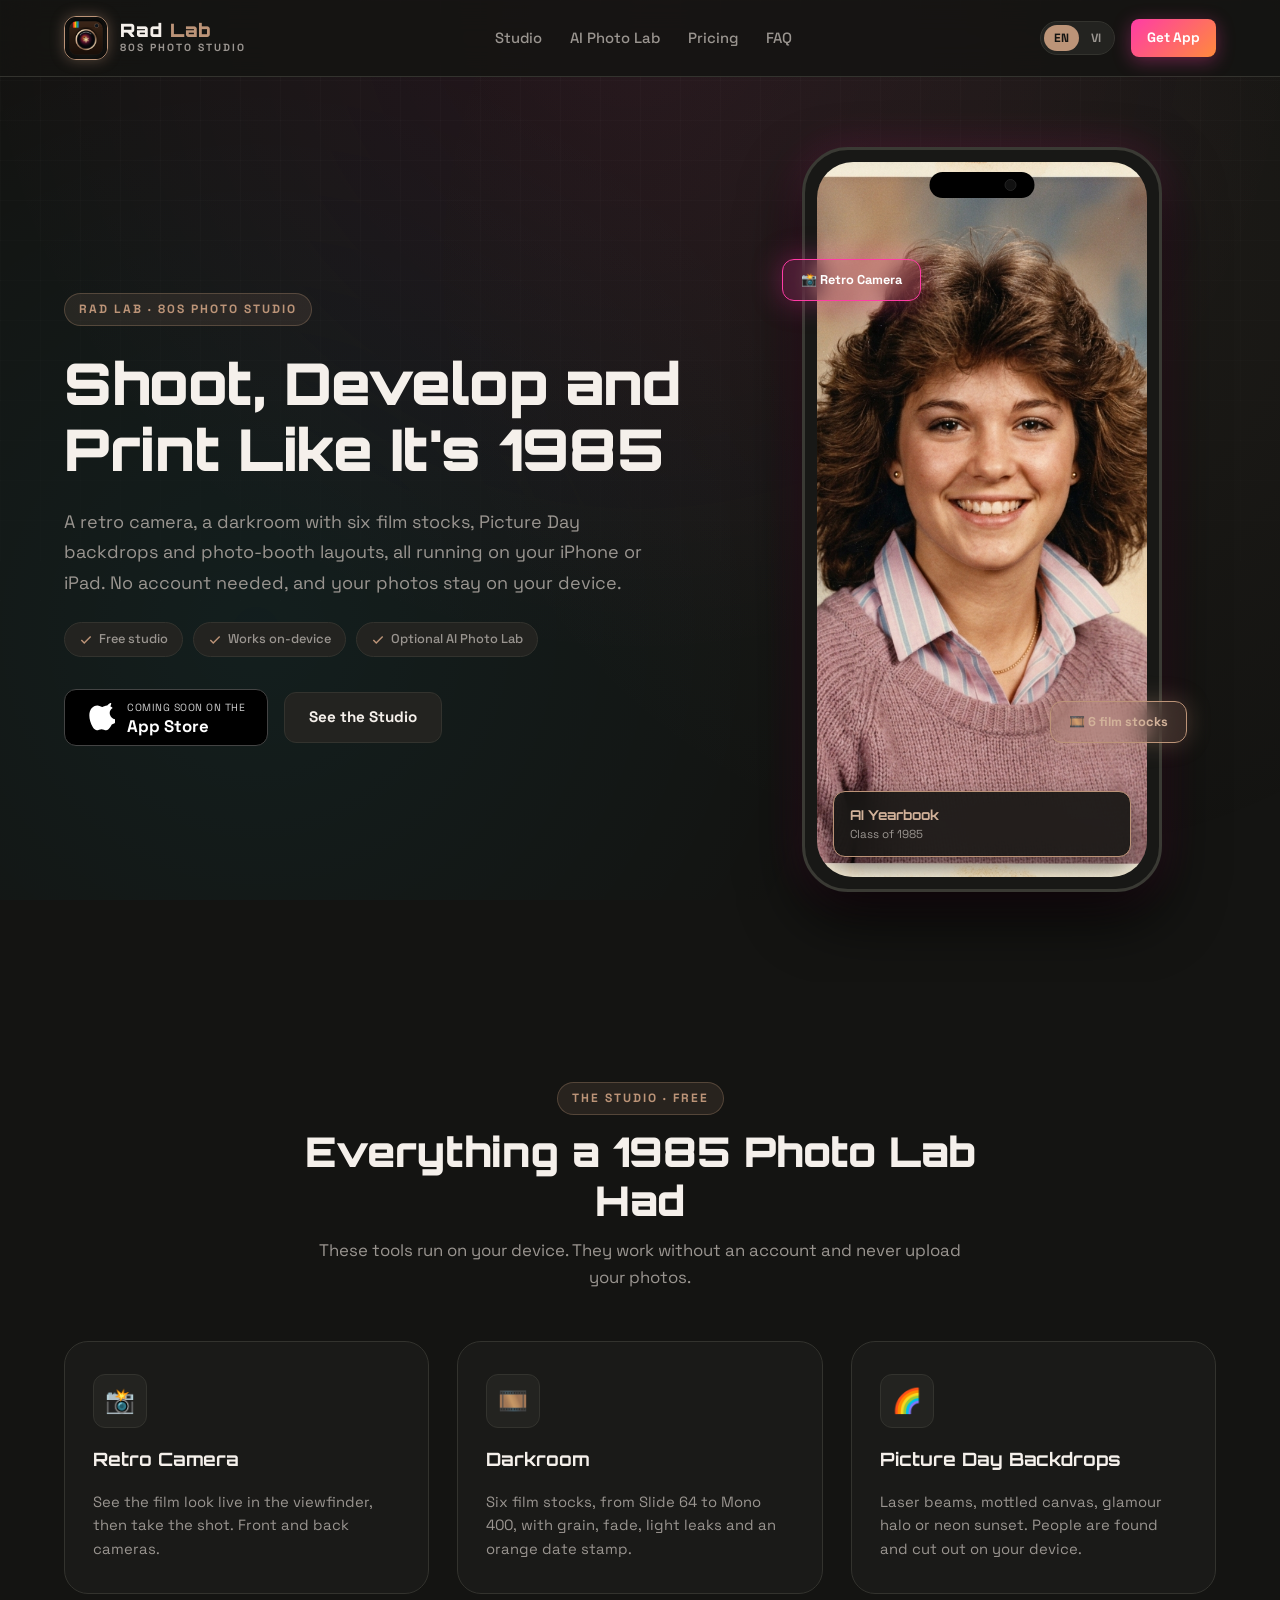
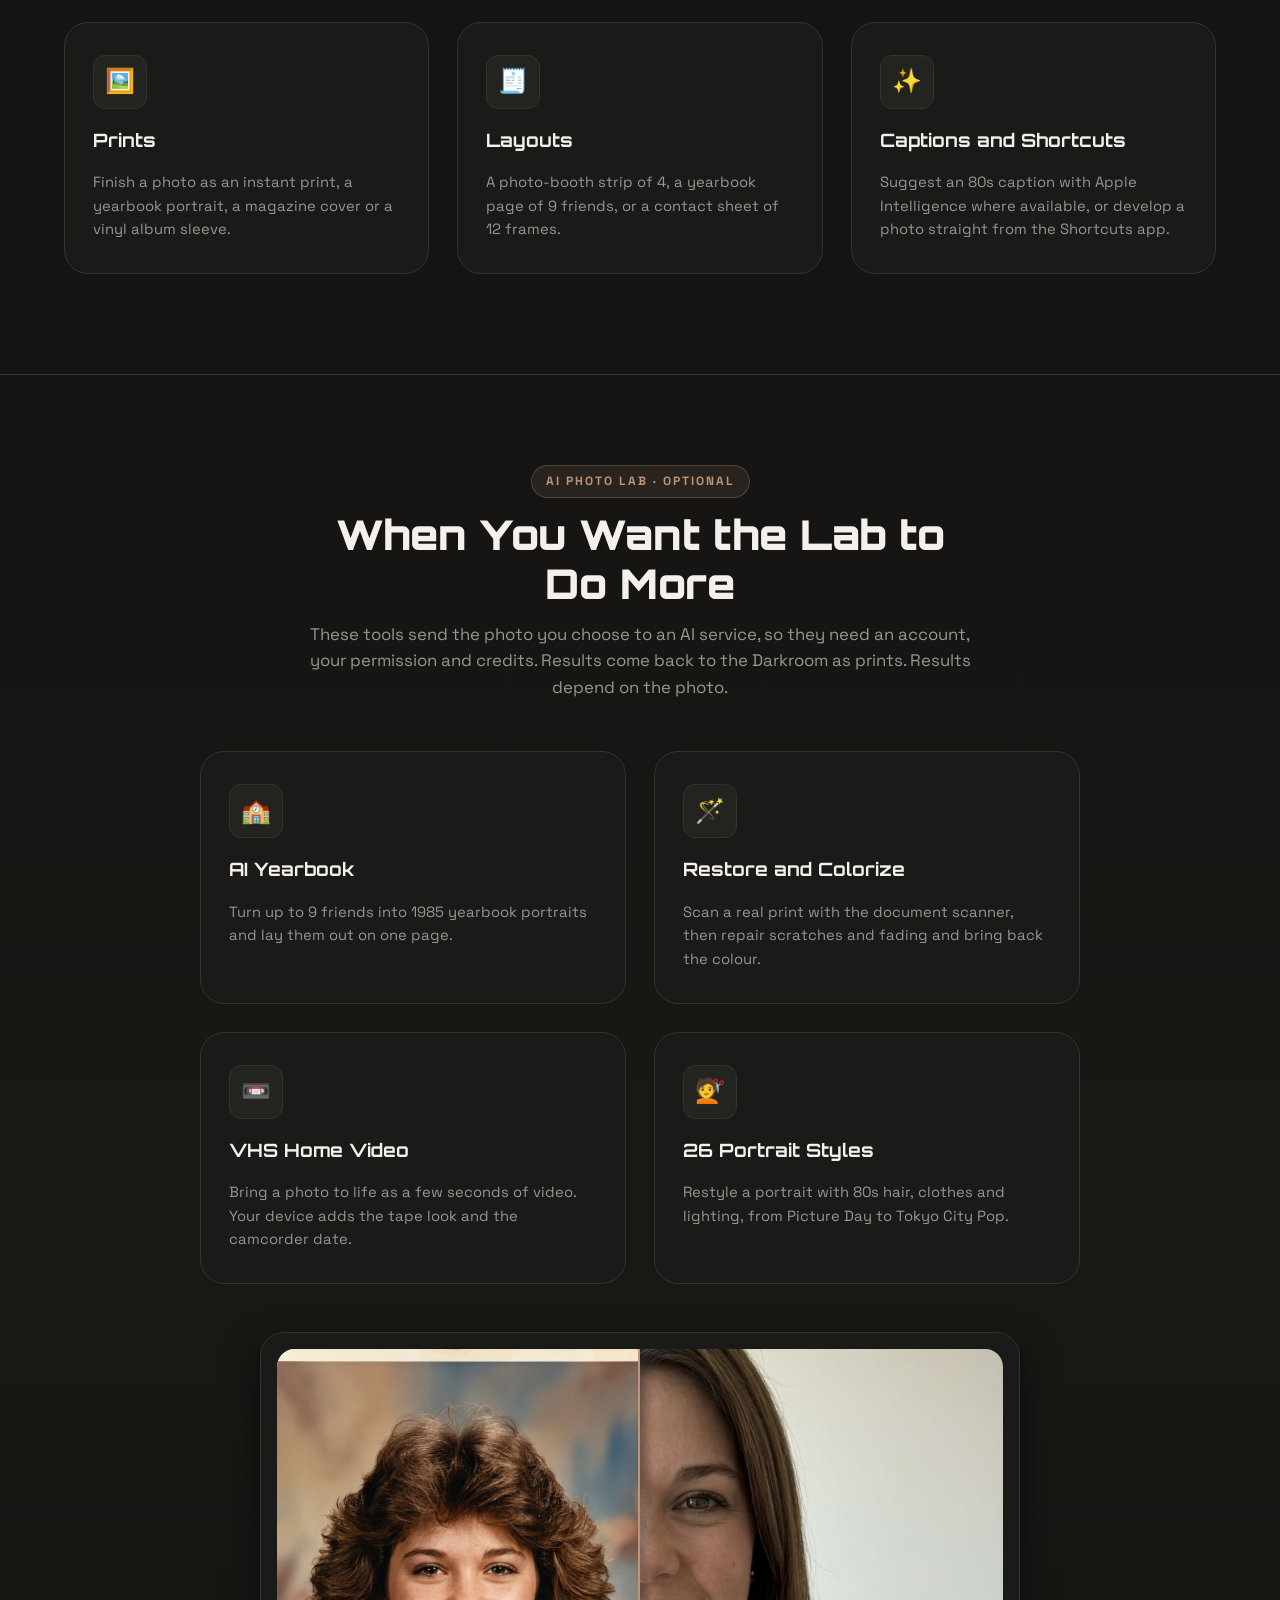
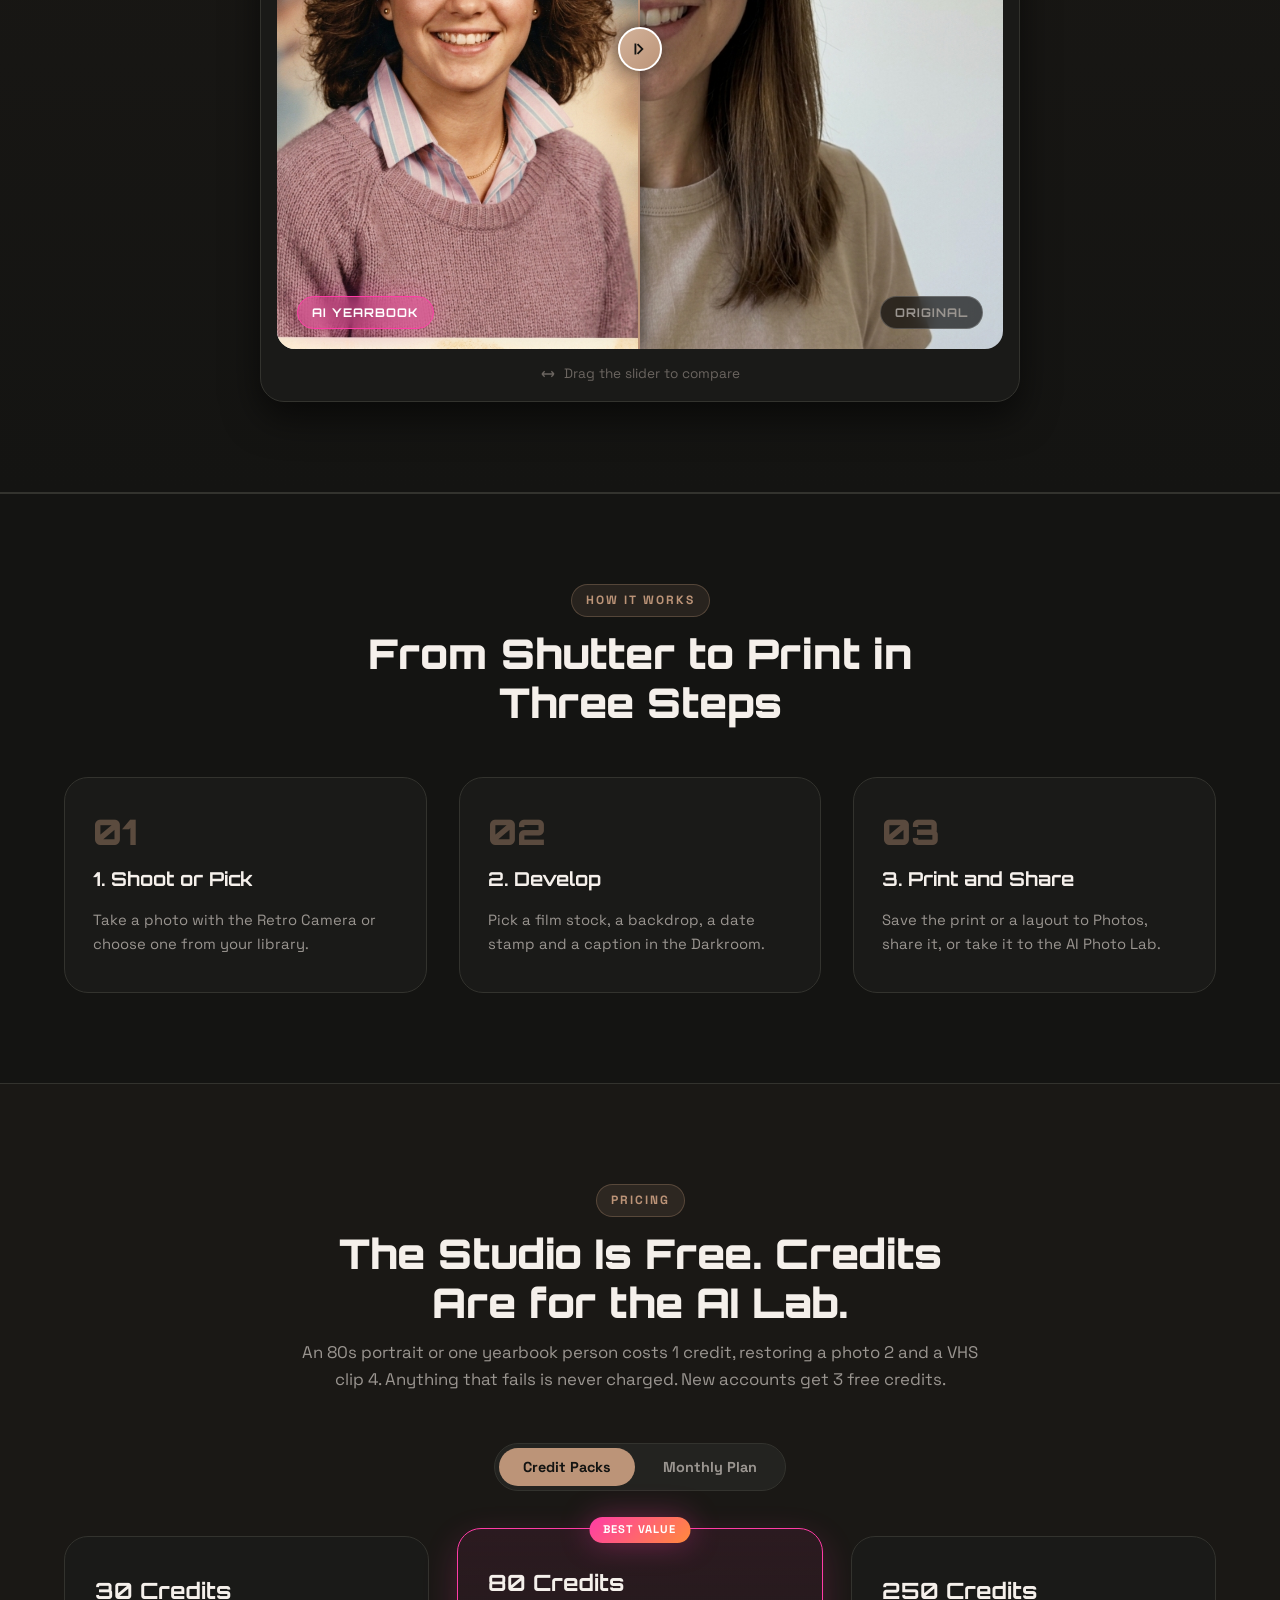
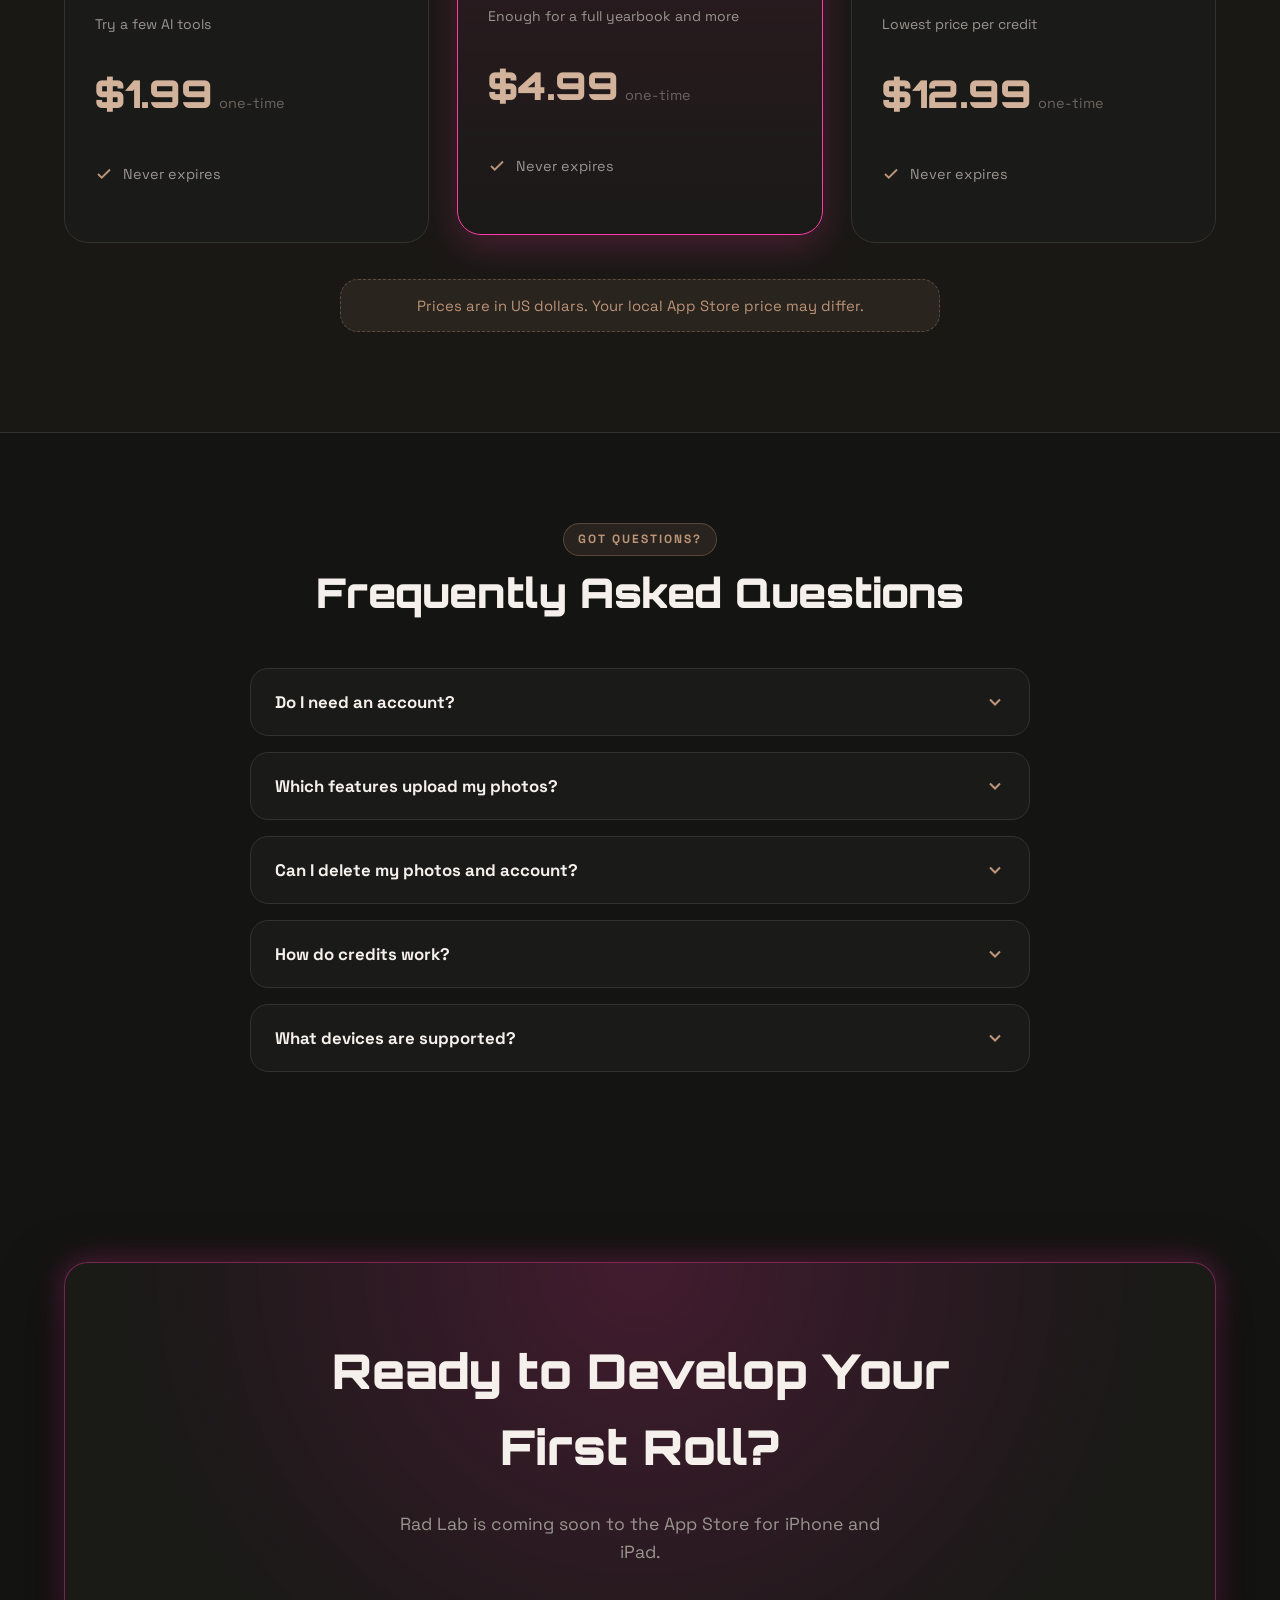
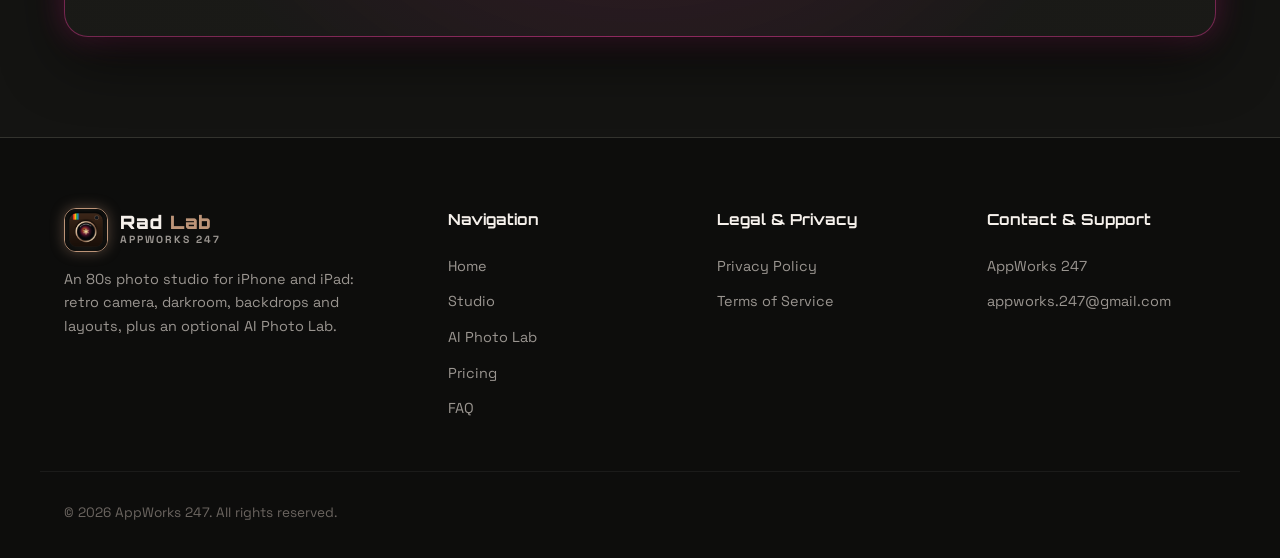
<file: index.html>
<!DOCTYPE html>
<html lang="en">
<head>
  <meta charset="UTF-8">
  <meta name="viewport" content="width=device-width, initial-scale=1.0">
  <title>Rad Lab — 80s Photo Studio for iPhone and iPad</title>
  <meta name="description" content="Rad Lab is an 80s photo studio: shoot on a retro camera, develop on six film stocks, add Picture Day backdrops and print photo-booth strips, all on your device. An optional AI Photo Lab adds yearbooks, photo restoration and VHS clips.">
  <meta name="keywords" content="80s camera, retro camera, film filter, darkroom, photo booth strip, yearbook, vintage photo, Rad Lab">
  <meta name="author" content="AppWorks 247">

  <!-- OpenGraph / Social Media Meta -->
  <meta property="og:type" content="website">
  <meta property="og:title" content="Rad Lab — 80s Photo Studio">
  <meta property="og:description" content="Shoot, develop and print like it's 1985. Retro camera, darkroom, backdrops and layouts on your iPhone and iPad.">
  <meta property="og:image" content="./assets/images/after-1980s-portrait.jpg">
  <meta property="og:url" content="https://app-works-247.github.io/Photo-1980s/">

  <!-- Favicon / App Icon -->
  <link rel="icon" type="image/png" href="./assets/images/app-icon.png">
  <link rel="apple-touch-icon" href="./assets/images/app-icon.png">

  <!-- Master Stylesheet -->
  <link rel="stylesheet" href="./css/style.css">
</head>
<body>
  <!-- Ambient background grid -->
  <div class="retro-grid-bg" aria-hidden="true"></div>

  <!-- Site Header & Navigation -->
  <header class="site-header">
    <div class="container header-inner">
      <a href="./index.html" class="brand-logo" aria-label="Rad Lab Home">
        <img src="./assets/images/app-icon.png" alt="Rad Lab icon" class="brand-icon">
        <div class="brand-text-wrap">
          <span class="brand-title">Rad <span>Lab</span></span>
          <span class="brand-tag">80s Photo Studio</span>
        </div>
      </a>

      <!-- Desktop Nav -->
      <nav class="desktop-nav" aria-label="Main Navigation">
        <a href="#features" class="nav-link" data-en="Studio" data-vi="Studio">Studio</a>
        <a href="#ai-lab" class="nav-link" data-en="AI Photo Lab" data-vi="AI Photo Lab">AI Photo Lab</a>
        <a href="#pricing" class="nav-link" data-en="Pricing" data-vi="Bảng giá">Pricing</a>
        <a href="#faq" class="nav-link" data-en="FAQ" data-vi="Hỏi đáp">FAQ</a>
      </nav>

      <!-- Actions (Language Switcher & CTA) -->
      <div class="header-actions">
        <div class="lang-switcher" role="group" aria-label="Language Switcher">
          <button type="button" class="lang-btn active" data-lang="en" aria-label="English">EN</button>
          <button type="button" class="lang-btn" data-lang="vi" aria-label="Tiếng Việt">VI</button>
        </div>

        <a href="#download" class="btn btn-primary btn-sm" data-en="Get App" data-vi="Tải app">Get App</a>

        <button type="button" class="mobile-menu-toggle" aria-label="Toggle Menu">
          <span></span>
          <span></span>
          <span></span>
        </button>
      </div>
    </div>

    <!-- Mobile Drawer Menu -->
    <div class="mobile-drawer" aria-label="Mobile Navigation">
      <a href="#features" class="nav-link" data-en="Studio" data-vi="Studio">Studio</a>
      <a href="#ai-lab" class="nav-link" data-en="AI Photo Lab" data-vi="AI Photo Lab">AI Photo Lab</a>
      <a href="#pricing" class="nav-link" data-en="Pricing" data-vi="Bảng giá">Pricing</a>
      <a href="#faq" class="nav-link" data-en="FAQ" data-vi="Hỏi đáp">FAQ</a>
      <a href="./privacy.html" class="nav-link" data-i18n="footer_link_privacy">Privacy Policy</a>
      <a href="./terms.html" class="nav-link" data-i18n="footer_link_terms">Terms of Service</a>
      <div style="padding-top: 10px;">
        <a href="#download" class="btn btn-primary" style="width: 100%;" data-en="Get App" data-vi="Tải app">Get App</a>
      </div>
    </div>
  </header>

  <main>
    <!-- ====================================================================
         Hero Section
         ==================================================================== -->
    <section class="hero-section" id="hero">
      <div class="container hero-grid">
        <!-- Text Column -->
        <div class="hero-content">
          <div class="badge-eyebrow" data-en="RAD LAB · 80s PHOTO STUDIO" data-vi="RAD LAB · STUDIO ẢNH THẬP NIÊN 80">
            RAD LAB · 80s PHOTO STUDIO
          </div>

          <h1 class="hero-title">
            <span data-en="Shoot, Develop and Print Like It's 1985" data-vi="Chụp, tráng và in ảnh như năm 1985">Shoot, Develop and Print Like It's 1985</span>
          </h1>

          <p class="hero-subtitle" data-en="A retro camera, a darkroom with six film stocks, Picture Day backdrops and photo-booth layouts, all running on your iPhone or iPad. No account needed, and your photos stay on your device." data-vi="Máy ảnh retro, phòng tráng với sáu loại phim, phông nền chụp ảnh thẻ và khung ảnh photo-booth, tất cả chạy ngay trên iPhone hoặc iPad. Không cần tài khoản, ảnh luôn ở trên máy của bạn.">
            A retro camera, a darkroom with six film stocks, Picture Day backdrops and photo-booth layouts, all running on your iPhone or iPad. No account needed, and your photos stay on your device.
          </p>

          <div class="hero-pills">
            <span class="feature-pill">
              <svg viewBox="0 0 24 24" fill="none" stroke="currentColor" stroke-width="2.5"><polyline points="20 6 9 17 4 12"></polyline></svg>
              <span data-en="Free studio" data-vi="Studio miễn phí">Free studio</span>
            </span>
            <span class="feature-pill">
              <svg viewBox="0 0 24 24" fill="none" stroke="currentColor" stroke-width="2.5"><polyline points="20 6 9 17 4 12"></polyline></svg>
              <span data-en="Works on-device" data-vi="Xử lý trên máy">Works on-device</span>
            </span>
            <span class="feature-pill">
              <svg viewBox="0 0 24 24" fill="none" stroke="currentColor" stroke-width="2.5"><polyline points="20 6 9 17 4 12"></polyline></svg>
              <span data-en="Optional AI Photo Lab" data-vi="AI Photo Lab tùy chọn">Optional AI Photo Lab</span>
            </span>
          </div>

          <div class="hero-actions" id="download">
            <span class="app-store-btn" aria-label="Coming soon on the App Store">
              <svg viewBox="0 0 170 170">
                <path d="M150.37 130.25c-2.45 5.66-5.35 10.87-8.71 15.66-4.58 6.53-8.33 11.05-11.22 13.56-4.48 4.12-9.28 6.23-14.42 6.35-3.69 0-8.14-1.05-13.32-3.18-5.19-2.12-9.97-3.17-14.34-3.17-4.58 0-9.49 1.05-14.75 3.17-5.26 2.13-9.5 3.24-12.74 3.35-4.35.13-9.16-1.9-14.42-6.08-3.69-3.04-7.6-7.85-11.75-14.43-6.41-10.22-11.45-21.78-15.11-34.69-3.66-12.92-5.49-25.04-5.49-36.37 0-16.71 4.54-30.73 13.62-42.06 9.08-11.33 20.73-17.13 34.95-17.41 5.35 0 11.16 1.45 17.43 4.35 6.26 2.91 10.29 4.41 12.08 4.5 1.45 0 5.68-1.56 12.69-4.68 7.02-3.12 13.06-4.51 18.13-4.17 13.88.78 24.84 5.91 32.88 15.4-12.28 7.47-18.3 17.84-18.06 31.11.23 10.37 4.17 19.14 11.82 26.31 7.65 7.17 16.78 11.29 27.39 12.36-2.35 7.24-5.44 14.88-9.28 22.91zM119.22 31.02c0-7.35 2.65-14.28 7.95-20.78 5.3-6.5 11.82-10.24 19.56-11.24.23 1.23.34 2.34.34 3.35 0 7.24-2.73 14.28-8.2 21.11-5.47 6.83-12.02 10.66-19.65 11.49-.11-1.34-.17-2.65-.17-3.93z"/>
              </svg>
              <div class="app-store-text">
                <span class="sub" data-en="Coming soon on the" data-vi="Sắp có trên">Coming soon on the</span>
                <span class="title">App Store</span>
              </div>
            </span>

            <a href="#features" class="btn btn-secondary" data-en="See the Studio" data-vi="Xem Studio">
              See the Studio
            </a>
          </div>
        </div>

        <!-- Phone Mockup Column -->
        <div class="hero-visual">
          <div class="mockup-wrapper">
            <div class="phone-frame">
              <div class="phone-screen">
                <div class="phone-notch"></div>
                <img src="./assets/images/after-1980s-portrait.jpg" alt="An 80s yearbook-style portrait" loading="eager">
                <div class="phone-overlay-badge">
                  <div class="badge-info">
                    <h4 data-en="AI Yearbook" data-vi="Kỷ yếu AI">AI Yearbook</h4>
                    <p data-en="Class of 1985" data-vi="Khóa 1985">Class of 1985</p>
                  </div>
                </div>
              </div>
            </div>

            <!-- Floating Retro Badges -->
            <div class="floating-tag tag-1" data-en="📸 Retro Camera" data-vi="📸 Máy ảnh Retro">
              📸 Retro Camera
            </div>
            <div class="floating-tag tag-2" data-en="🎞️ 6 film stocks" data-vi="🎞️ 6 loại phim">
              🎞️ 6 film stocks
            </div>
          </div>
        </div>
      </div>
    </section>

    <!-- ====================================================================
         Studio Features (free, on-device)
         ==================================================================== -->
    <section class="features-section" id="features">
      <div class="container">
        <div class="section-header">
          <div class="badge-eyebrow" data-en="THE STUDIO · FREE" data-vi="STUDIO · MIỄN PHÍ">
            THE STUDIO · FREE
          </div>
          <h2 class="section-title" data-en="Everything a 1985 Photo Lab Had" data-vi="Mọi thứ một tiệm ảnh năm 1985 có">
            Everything a 1985 Photo Lab Had
          </h2>
          <p class="section-subtitle" data-en="These tools run on your device. They work without an account and never upload your photos." data-vi="Các công cụ này chạy ngay trên máy. Không cần tài khoản và không bao giờ tải ảnh của bạn lên mạng.">
            These tools run on your device. They work without an account and never upload your photos.
          </p>
        </div>

        <div class="features-grid">
          <div class="feature-card">
            <div class="feature-icon-box">📸</div>
            <h3 data-en="Retro Camera" data-vi="Máy ảnh Retro">Retro Camera</h3>
            <p data-en="See the film look live in the viewfinder, then take the shot. Front and back cameras." data-vi="Xem hiệu ứng phim ngay trong khung ngắm rồi bấm chụp. Dùng được cả camera trước và sau.">See the film look live in the viewfinder, then take the shot. Front and back cameras.</p>
          </div>

          <div class="feature-card">
            <div class="feature-icon-box">🎞️</div>
            <h3 data-en="Darkroom" data-vi="Phòng tráng ảnh">Darkroom</h3>
            <p data-en="Six film stocks, from Slide 64 to Mono 400, with grain, fade, light leaks and an orange date stamp." data-vi="Sáu loại phim từ Slide 64 đến Mono 400, kèm hạt phim, độ phai, vệt lóa sáng và dấu ngày màu cam.">Six film stocks, from Slide 64 to Mono 400, with grain, fade, light leaks and an orange date stamp.</p>
          </div>

          <div class="feature-card">
            <div class="feature-icon-box">🌈</div>
            <h3 data-en="Picture Day Backdrops" data-vi="Phông nền ảnh thẻ">Picture Day Backdrops</h3>
            <p data-en="Laser beams, mottled canvas, glamour halo or neon sunset. People are found and cut out on your device." data-vi="Tia laser, phông vải loang, hào quang glamour hay hoàng hôn neon. Người trong ảnh được tách nền ngay trên máy.">Laser beams, mottled canvas, glamour halo or neon sunset. People are found and cut out on your device.</p>
          </div>

          <div class="feature-card">
            <div class="feature-icon-box">🖼️</div>
            <h3 data-en="Prints" data-vi="Kiểu in">Prints</h3>
            <p data-en="Finish a photo as an instant print, a yearbook portrait, a magazine cover or a vinyl album sleeve." data-vi="In ảnh thành ảnh lấy liền, ảnh kỷ yếu, bìa tạp chí hoặc bìa đĩa than.">Finish a photo as an instant print, a yearbook portrait, a magazine cover or a vinyl album sleeve.</p>
          </div>

          <div class="feature-card">
            <div class="feature-icon-box">🧾</div>
            <h3 data-en="Layouts" data-vi="Ghép ảnh">Layouts</h3>
            <p data-en="A photo-booth strip of 4, a yearbook page of 9 friends, or a contact sheet of 12 frames." data-vi="Dải ảnh photo-booth 4 tấm, trang kỷ yếu 9 người hoặc tờ contact sheet 12 khung.">A photo-booth strip of 4, a yearbook page of 9 friends, or a contact sheet of 12 frames.</p>
          </div>

          <div class="feature-card">
            <div class="feature-icon-box">✨</div>
            <h3 data-en="Captions and Shortcuts" data-vi="Chú thích và Phím tắt">Captions and Shortcuts</h3>
            <p data-en="Suggest an 80s caption with Apple Intelligence where available, or develop a photo straight from the Shortcuts app." data-vi="Gợi ý chú thích phong cách 80s bằng Apple Intelligence (trên máy hỗ trợ), hoặc tráng ảnh ngay từ app Phím tắt.">Suggest an 80s caption with Apple Intelligence where available, or develop a photo straight from the Shortcuts app.</p>
          </div>
        </div>
      </div>
    </section>

    <!-- ====================================================================
         AI Photo Lab (optional, credits)
         ==================================================================== -->
    <section class="comparison-section" id="ai-lab">
      <div class="container">
        <div class="section-header">
          <div class="badge-eyebrow" data-en="AI PHOTO LAB · OPTIONAL" data-vi="AI PHOTO LAB · TÙY CHỌN">
            AI PHOTO LAB · OPTIONAL
          </div>
          <h2 class="section-title" data-en="When You Want the Lab to Do More" data-vi="Khi bạn muốn tiệm ảnh làm nhiều hơn">
            When You Want the Lab to Do More
          </h2>
          <p class="section-subtitle" data-en="These tools send the photo you choose to an AI service, so they need an account, your permission and credits. Results come back to the Darkroom as prints. Results depend on the photo." data-vi="Các công cụ này gửi ảnh bạn chọn tới dịch vụ AI, nên cần tài khoản, sự đồng ý của bạn và credit. Kết quả quay về Phòng tráng dưới dạng ảnh in. Chất lượng phụ thuộc vào ảnh gốc.">
            These tools send the photo you choose to an AI service, so they need an account, your permission and credits. Results come back to the Darkroom as prints. Results depend on the photo.
          </p>
        </div>

        <div class="features-grid two-col">
          <div class="feature-card">
            <div class="feature-icon-box">🏫</div>
            <h3 data-en="AI Yearbook" data-vi="Kỷ yếu AI">AI Yearbook</h3>
            <p data-en="Turn up to 9 friends into 1985 yearbook portraits and lay them out on one page." data-vi="Biến tối đa 9 người bạn thành ảnh kỷ yếu năm 1985 và xếp chung trên một trang.">Turn up to 9 friends into 1985 yearbook portraits and lay them out on one page.</p>
          </div>

          <div class="feature-card">
            <div class="feature-icon-box">🪄</div>
            <h3 data-en="Restore and Colorize" data-vi="Phục hồi và tô màu">Restore and Colorize</h3>
            <p data-en="Scan a real print with the document scanner, then repair scratches and fading and bring back the colour." data-vi="Quét ảnh giấy bằng máy quét tài liệu, sau đó sửa vết xước, vết phai và tô lại màu.">Scan a real print with the document scanner, then repair scratches and fading and bring back the colour.</p>
          </div>

          <div class="feature-card">
            <div class="feature-icon-box">📼</div>
            <h3 data-en="VHS Home Video" data-vi="Video gia đình VHS">VHS Home Video</h3>
            <p data-en="Bring a photo to life as a few seconds of video. Your device adds the tape look and the camcorder date." data-vi="Biến một tấm ảnh thành vài giây video. Hiệu ứng băng từ và ngày tháng kiểu máy quay được thêm ngay trên máy.">Bring a photo to life as a few seconds of video. Your device adds the tape look and the camcorder date.</p>
          </div>

          <div class="feature-card">
            <div class="feature-icon-box">💇</div>
            <h3 data-en="26 Portrait Styles" data-vi="26 phong cách chân dung">26 Portrait Styles</h3>
            <p data-en="Restyle a portrait with 80s hair, clothes and lighting, from Picture Day to Tokyo City Pop." data-vi="Đổi kiểu tóc, trang phục và ánh sáng thập niên 80 cho ảnh chân dung, từ Ngày chụp ảnh tới Tokyo City Pop.">Restyle a portrait with 80s hair, clothes and lighting, from Picture Day to Tokyo City Pop.</p>
          </div>
        </div>

        <div class="comparison-container" style="margin-top: 48px;">
          <div class="comparison-slider-wrapper" id="before-after-slider">
            <img src="./assets/images/before-portrait.jpg" alt="Original photo" class="comparison-image">
            <div class="comparison-after-wrapper">
              <img src="./assets/images/after-1980s-portrait.jpg" alt="The same photo as a 1985 yearbook portrait">
            </div>
            <div class="comparison-handle" aria-hidden="true">
              <svg viewBox="0 0 24 24">
                <path d="M8.59 16.59L13.17 12 8.59 7.41 10 6l6 6-6 6-1.41-1.41zM6 6h2v12H6V6z"/>
              </svg>
            </div>
            <span class="comparison-label label-before" data-en="ORIGINAL" data-vi="ẢNH GỐC">ORIGINAL</span>
            <span class="comparison-label label-after" data-en="AI YEARBOOK" data-vi="KỶ YẾU AI">AI YEARBOOK</span>
          </div>

          <div class="comparison-hint">
            <svg width="16" height="16" viewBox="0 0 24 24" fill="none" stroke="currentColor" stroke-width="2"><path d="M7 16l-4-4m0 0l4-4m-4 4h18m-4 4l4-4m0 0l-4-4"/></svg>
            <span data-en="Drag the slider to compare" data-vi="Kéo thanh trượt để so sánh">Drag the slider to compare</span>
          </div>
        </div>
      </div>
    </section>

    <!-- ====================================================================
         How It Works Section
         ==================================================================== -->
    <section class="steps-section" id="how-it-works">
      <div class="container">
        <div class="section-header">
          <div class="badge-eyebrow" data-en="HOW IT WORKS" data-vi="CÁCH DÙNG">
            HOW IT WORKS
          </div>
          <h2 class="section-title" data-en="From Shutter to Print in Three Steps" data-vi="Từ bấm máy tới ảnh in trong ba bước">
            From Shutter to Print in Three Steps
          </h2>
        </div>

        <div class="steps-grid">
          <div class="step-card">
            <span class="step-number">01</span>
            <h3 data-en="1. Shoot or Pick" data-vi="1. Chụp hoặc chọn ảnh">1. Shoot or Pick</h3>
            <p data-en="Take a photo with the Retro Camera or choose one from your library." data-vi="Chụp bằng Máy ảnh Retro hoặc chọn ảnh có sẵn trong thư viện.">Take a photo with the Retro Camera or choose one from your library.</p>
          </div>

          <div class="step-card">
            <span class="step-number">02</span>
            <h3 data-en="2. Develop" data-vi="2. Tráng ảnh">2. Develop</h3>
            <p data-en="Pick a film stock, a backdrop, a date stamp and a caption in the Darkroom." data-vi="Chọn loại phim, phông nền, dấu ngày và chú thích trong Phòng tráng.">Pick a film stock, a backdrop, a date stamp and a caption in the Darkroom.</p>
          </div>

          <div class="step-card">
            <span class="step-number">03</span>
            <h3 data-en="3. Print and Share" data-vi="3. In và chia sẻ">3. Print and Share</h3>
            <p data-en="Save the print or a layout to Photos, share it, or take it to the AI Photo Lab." data-vi="Lưu ảnh in hoặc ảnh ghép vào Ảnh, chia sẻ, hoặc mang sang AI Photo Lab.">Save the print or a layout to Photos, share it, or take it to the AI Photo Lab.</p>
          </div>
        </div>
      </div>
    </section>

    <!-- ====================================================================
         Pricing Section
         ==================================================================== -->
    <section class="pricing-section" id="pricing">
      <div class="container">
        <div class="section-header">
          <div class="badge-eyebrow" data-en="PRICING" data-vi="BẢNG GIÁ">
            PRICING
          </div>
          <h2 class="section-title" data-en="The Studio Is Free. Credits Are for the AI Lab." data-vi="Studio miễn phí. Credit chỉ dùng cho AI Lab.">
            The Studio Is Free. Credits Are for the AI Lab.
          </h2>
          <p class="section-subtitle" data-en="An 80s portrait or one yearbook person costs 1 credit, restoring a photo 2 and a VHS clip 4. Anything that fails is never charged. New accounts get 3 free credits." data-vi="Một ảnh chân dung 80s hoặc một người trong kỷ yếu tốn 1 credit, phục hồi ảnh 2 credit, clip VHS 4 credit. Mọi lần tạo lỗi đều không bị tính phí. Tài khoản mới được tặng 3 credit.">
            An 80s portrait or one yearbook person costs 1 credit, restoring a photo 2 and a VHS clip 4. Anything that fails is never charged. New accounts get 3 free credits.
          </p>
        </div>

        <!-- Toggle Switcher -->
        <div class="pricing-toggle-wrap">
          <div class="pricing-toggle">
            <button type="button" class="pricing-toggle-btn active" data-target="packs" data-en="Credit Packs" data-vi="Gói credit">Credit Packs</button>
            <button type="button" class="pricing-toggle-btn" data-target="subscription" data-en="Monthly Plan" data-vi="Gói tháng">Monthly Plan</button>
          </div>
        </div>

        <!-- Credit Packs Grid -->
        <div class="pricing-grid pricing-grid-packs">
          <div class="pricing-card">
            <div class="pricing-header">
              <h3 data-en="30 Credits" data-vi="30 credit">30 Credits</h3>
              <p data-en="Try a few AI tools" data-vi="Dùng thử vài công cụ AI">Try a few AI tools</p>
            </div>
            <div class="pricing-price">
              <span class="price-num">$1.99</span>
              <span class="price-unit" data-en="one-time" data-vi="một lần">one-time</span>
            </div>
            <ul class="pricing-features">
              <li>
                <svg width="18" height="18" viewBox="0 0 24 24" fill="none" stroke="currentColor" stroke-width="2.5"><polyline points="20 6 9 17 4 12"></polyline></svg>
                <span data-en="Never expires" data-vi="Không hết hạn">Never expires</span>
              </li>
            </ul>
          </div>

          <div class="pricing-card featured">
            <div class="pricing-badge" data-en="BEST VALUE" data-vi="TIẾT KIỆM NHẤT">BEST VALUE</div>
            <div class="pricing-header">
              <h3 data-en="80 Credits" data-vi="80 credit">80 Credits</h3>
              <p data-en="Enough for a full yearbook and more" data-vi="Đủ cho cả một trang kỷ yếu và hơn thế">Enough for a full yearbook and more</p>
            </div>
            <div class="pricing-price">
              <span class="price-num">$4.99</span>
              <span class="price-unit" data-en="one-time" data-vi="một lần">one-time</span>
            </div>
            <ul class="pricing-features">
              <li>
                <svg width="18" height="18" viewBox="0 0 24 24" fill="none" stroke="currentColor" stroke-width="2.5"><polyline points="20 6 9 17 4 12"></polyline></svg>
                <span data-en="Never expires" data-vi="Không hết hạn">Never expires</span>
              </li>
            </ul>
          </div>

          <div class="pricing-card">
            <div class="pricing-header">
              <h3 data-en="250 Credits" data-vi="250 credit">250 Credits</h3>
              <p data-en="Lowest price per credit" data-vi="Giá mỗi credit thấp nhất">Lowest price per credit</p>
            </div>
            <div class="pricing-price">
              <span class="price-num">$12.99</span>
              <span class="price-unit" data-en="one-time" data-vi="một lần">one-time</span>
            </div>
            <ul class="pricing-features">
              <li>
                <svg width="18" height="18" viewBox="0 0 24 24" fill="none" stroke="currentColor" stroke-width="2.5"><polyline points="20 6 9 17 4 12"></polyline></svg>
                <span data-en="Never expires" data-vi="Không hết hạn">Never expires</span>
              </li>
            </ul>
          </div>
        </div>

        <!-- Monthly Plan Grid (hidden until selected) -->
        <div class="pricing-grid pricing-grid-subscription single" style="display: none;">
          <div class="pricing-card featured">
            <div class="pricing-header">
              <h3 data-en="Pro" data-vi="Pro">Pro</h3>
              <p data-en="For regular AI Lab use" data-vi="Cho người dùng AI Lab thường xuyên">For regular AI Lab use</p>
            </div>
            <div class="pricing-price">
              <span class="price-num">$9.99</span>
              <span class="price-unit" data-en="/ month" data-vi="/ tháng">/ month</span>
            </div>
            <ul class="pricing-features">
              <li>
                <svg width="18" height="18" viewBox="0 0 24 24" fill="none" stroke="currentColor" stroke-width="2.5"><polyline points="20 6 9 17 4 12"></polyline></svg>
                <span data-en="150 credits every month" data-vi="150 credit mỗi tháng">150 credits every month</span>
              </li>
              <li>
                <svg width="18" height="18" viewBox="0 0 24 24" fill="none" stroke="currentColor" stroke-width="2.5"><polyline points="20 6 9 17 4 12"></polyline></svg>
                <span data-en="Pro portrait styles" data-vi="Các style chân dung Pro">Pro portrait styles</span>
              </li>
              <li>
                <svg width="18" height="18" viewBox="0 0 24 24" fill="none" stroke="currentColor" stroke-width="2.5"><polyline points="20 6 9 17 4 12"></polyline></svg>
                <span data-en="Every aspect ratio" data-vi="Mọi tỉ lệ khung">Every aspect ratio</span>
              </li>
              <li>
                <svg width="18" height="18" viewBox="0 0 24 24" fill="none" stroke="currentColor" stroke-width="2.5"><polyline points="20 6 9 17 4 12"></polyline></svg>
                <span data-en="Renews monthly, cancel anytime in App Store settings" data-vi="Gia hạn hằng tháng, hủy bất cứ lúc nào trong cài đặt App Store">Renews monthly, cancel anytime in App Store settings</span>
              </li>
            </ul>
          </div>
        </div>

        <div class="free-credits-note" data-en="Prices are in US dollars. Your local App Store price may differ." data-vi="Giá tính bằng đô la Mỹ. Giá trên App Store tại khu vực của bạn có thể khác.">
          Prices are in US dollars. Your local App Store price may differ.
        </div>
      </div>
    </section>

    <!-- ====================================================================
         FAQ Section
         ==================================================================== -->
    <section class="faq-section" id="faq">
      <div class="container">
        <div class="section-header">
          <div class="badge-eyebrow" data-en="GOT QUESTIONS?" data-vi="CÓ THẮC MẮC?">
            GOT QUESTIONS?
          </div>
          <h2 class="section-title" data-en="Frequently Asked Questions" data-vi="Câu hỏi thường gặp">
            Frequently Asked Questions
          </h2>
        </div>

        <div class="faq-list">
          <div class="faq-item">
            <button type="button" class="faq-question">
              <span data-en="Do I need an account?" data-vi="Tôi có cần tài khoản không?">Do I need an account?</span>
              <svg class="faq-icon" viewBox="0 0 24 24" fill="none" stroke="currentColor" stroke-width="2.5"><polyline points="6 9 12 15 18 9"></polyline></svg>
            </button>
            <div class="faq-answer">
              <p data-en="No. The Retro Camera, Darkroom, backdrops, prints and layouts work without one. You only sign in to use the AI Photo Lab, because credits belong to an account." data-vi="Không. Máy ảnh Retro, Phòng tráng, phông nền, kiểu in và ghép ảnh đều dùng được khi chưa đăng nhập. Bạn chỉ cần đăng nhập khi dùng AI Photo Lab, vì credit gắn với tài khoản.">No. The Retro Camera, Darkroom, backdrops, prints and layouts work without one. You only sign in to use the AI Photo Lab, because credits belong to an account.</p>
            </div>
          </div>

          <div class="faq-item">
            <button type="button" class="faq-question">
              <span data-en="Which features upload my photos?" data-vi="Tính năng nào tải ảnh của tôi lên?">Which features upload my photos?</span>
              <svg class="faq-icon" viewBox="0 0 24 24" fill="none" stroke="currentColor" stroke-width="2.5"><polyline points="6 9 12 15 18 9"></polyline></svg>
            </button>
            <div class="faq-answer">
              <p data-en="Only the AI Photo Lab tools, and only the photo you choose, after you agree in the app. Everything in the studio, including backdrop cut-outs and caption suggestions, runs on your device." data-vi="Chỉ các công cụ trong AI Photo Lab, chỉ ảnh bạn chọn, và chỉ sau khi bạn đồng ý trong app. Mọi thứ trong studio, kể cả tách nền và gợi ý chú thích, đều chạy trên máy.">Only the AI Photo Lab tools, and only the photo you choose, after you agree in the app. Everything in the studio, including backdrop cut-outs and caption suggestions, runs on your device.</p>
            </div>
          </div>

          <div class="faq-item">
            <button type="button" class="faq-question">
              <span data-en="Can I delete my photos and account?" data-vi="Tôi có thể xóa ảnh và tài khoản không?">Can I delete my photos and account?</span>
              <svg class="faq-icon" viewBox="0 0 24 24" fill="none" stroke="currentColor" stroke-width="2.5"><polyline points="6 9 12 15 18 9"></polyline></svg>
            </button>
            <div class="faq-answer">
              <p data-en="Yes. Delete any AI result in the Gallery, or delete your account in Profile. Deleting the account removes your photos, credits and history from our servers." data-vi="Có. Bạn xóa từng kết quả AI trong Thư viện, hoặc xóa tài khoản trong Hồ sơ. Xóa tài khoản sẽ xóa ảnh, credit và lịch sử của bạn khỏi máy chủ.">Yes. Delete any AI result in the Gallery, or delete your account in Profile. Deleting the account removes your photos, credits and history from our servers.</p>
            </div>
          </div>

          <div class="faq-item">
            <button type="button" class="faq-question">
              <span data-en="How do credits work?" data-vi="Credit hoạt động thế nào?">How do credits work?</span>
              <svg class="faq-icon" viewBox="0 0 24 24" fill="none" stroke="currentColor" stroke-width="2.5"><polyline points="6 9 12 15 18 9"></polyline></svg>
            </button>
            <div class="faq-answer">
              <p data-en="Each AI tool shows its cost before you start: 1 credit for a portrait or a yearbook person, 2 for a restore and 4 for a VHS clip. If a job fails, nothing is charged. Packs never expire; the Pro plan adds 150 credits each month." data-vi="Mỗi công cụ AI hiện giá trước khi bạn bắt đầu: 1 credit cho một ảnh chân dung hoặc một người trong kỷ yếu, 2 credit cho phục hồi ảnh và 4 credit cho clip VHS. Nếu tạo lỗi thì không bị trừ credit. Gói credit không hết hạn; gói Pro cộng 150 credit mỗi tháng.">Each AI tool shows its cost before you start: 1 credit for a portrait or a yearbook person, 2 for a restore and 4 for a VHS clip. If a job fails, nothing is charged. Packs never expire; the Pro plan adds 150 credits each month.</p>
            </div>
          </div>

          <div class="faq-item">
            <button type="button" class="faq-question">
              <span data-en="What devices are supported?" data-vi="App hỗ trợ thiết bị nào?">What devices are supported?</span>
              <svg class="faq-icon" viewBox="0 0 24 24" fill="none" stroke="currentColor" stroke-width="2.5"><polyline points="6 9 12 15 18 9"></polyline></svg>
            </button>
            <div class="faq-answer">
              <p data-en="iPhone and iPad with iOS 17.6 or later. Caption suggestions from Apple Intelligence need a device and iOS version that support it; elsewhere the app suggests hand-written captions." data-vi="iPhone và iPad chạy iOS 17.6 trở lên. Gợi ý chú thích bằng Apple Intelligence cần thiết bị và phiên bản iOS hỗ trợ; trên máy khác, app gợi ý các câu soạn sẵn.">iPhone and iPad with iOS 17.6 or later. Caption suggestions from Apple Intelligence need a device and iOS version that support it; elsewhere the app suggests hand-written captions.</p>
            </div>
          </div>
        </div>
      </div>
    </section>

    <!-- ====================================================================
         Bottom CTA Banner
         ==================================================================== -->
    <section class="cta-section">
      <div class="container">
        <div class="cta-box">
          <h2 data-en="Ready to Develop Your First Roll?" data-vi="Sẵn sàng tráng cuộn phim đầu tiên?">Ready to Develop Your First Roll?</h2>
          <p data-en="Rad Lab is coming soon to the App Store for iPhone and iPad." data-vi="Rad Lab sắp có mặt trên App Store cho iPhone và iPad.">Rad Lab is coming soon to the App Store for iPhone and iPad.</p>
        </div>
      </div>
    </section>
  </main>

  <!-- ====================================================================
       Footer
       ==================================================================== -->
  <footer class="site-footer">
    <div class="container footer-grid">
      <div class="footer-brand">
        <div class="brand-logo">
          <img src="./assets/images/app-icon.png" alt="Rad Lab icon" class="brand-icon">
          <div class="brand-text-wrap">
            <span class="brand-title">Rad <span>Lab</span></span>
            <span class="brand-tag">AppWorks 247</span>
          </div>
        </div>
        <p data-en="An 80s photo studio for iPhone and iPad: retro camera, darkroom, backdrops and layouts, plus an optional AI Photo Lab." data-vi="Studio ảnh thập niên 80 cho iPhone và iPad: máy ảnh retro, phòng tráng, phông nền và ghép ảnh, kèm AI Photo Lab tùy chọn.">An 80s photo studio for iPhone and iPad: retro camera, darkroom, backdrops and layouts, plus an optional AI Photo Lab.</p>
      </div>

      <div class="footer-col">
        <h4 data-i18n="footer_nav_title">Navigation</h4>
        <ul>
          <li><a href="#hero" data-en="Home" data-vi="Trang chủ">Home</a></li>
          <li><a href="#features" data-en="Studio" data-vi="Studio">Studio</a></li>
          <li><a href="#ai-lab" data-en="AI Photo Lab" data-vi="AI Photo Lab">AI Photo Lab</a></li>
          <li><a href="#pricing" data-en="Pricing" data-vi="Bảng giá">Pricing</a></li>
          <li><a href="#faq" data-en="FAQ" data-vi="Hỏi đáp">FAQ</a></li>
        </ul>
      </div>

      <div class="footer-col">
        <h4 data-i18n="footer_legal_title">Legal & Privacy</h4>
        <ul>
          <li><a href="./privacy.html" data-i18n="footer_link_privacy">Privacy Policy</a></li>
          <li><a href="./terms.html" data-i18n="footer_link_terms">Terms of Service</a></li>
        </ul>
      </div>

      <div class="footer-col">
        <h4 data-i18n="footer_contact_title">Contact & Support</h4>
        <ul>
          <li><span style="color: var(--color-text-secondary); font-size: 0.9rem;">AppWorks 247</span></li>
          <li><a href="mailto:appworks.247@gmail.com">appworks.247@gmail.com</a></li>
        </ul>
      </div>
    </div>

    <div class="container footer-bottom">
      <p data-en="© 2026 AppWorks 247. All rights reserved." data-vi="© 2026 AppWorks 247. Bảo lưu mọi quyền.">© 2026 AppWorks 247. All rights reserved.</p>
    </div>
  </footer>

  <!-- Scripts -->
  <script src="./js/main.js"></script>
</body>
</html>
</file>
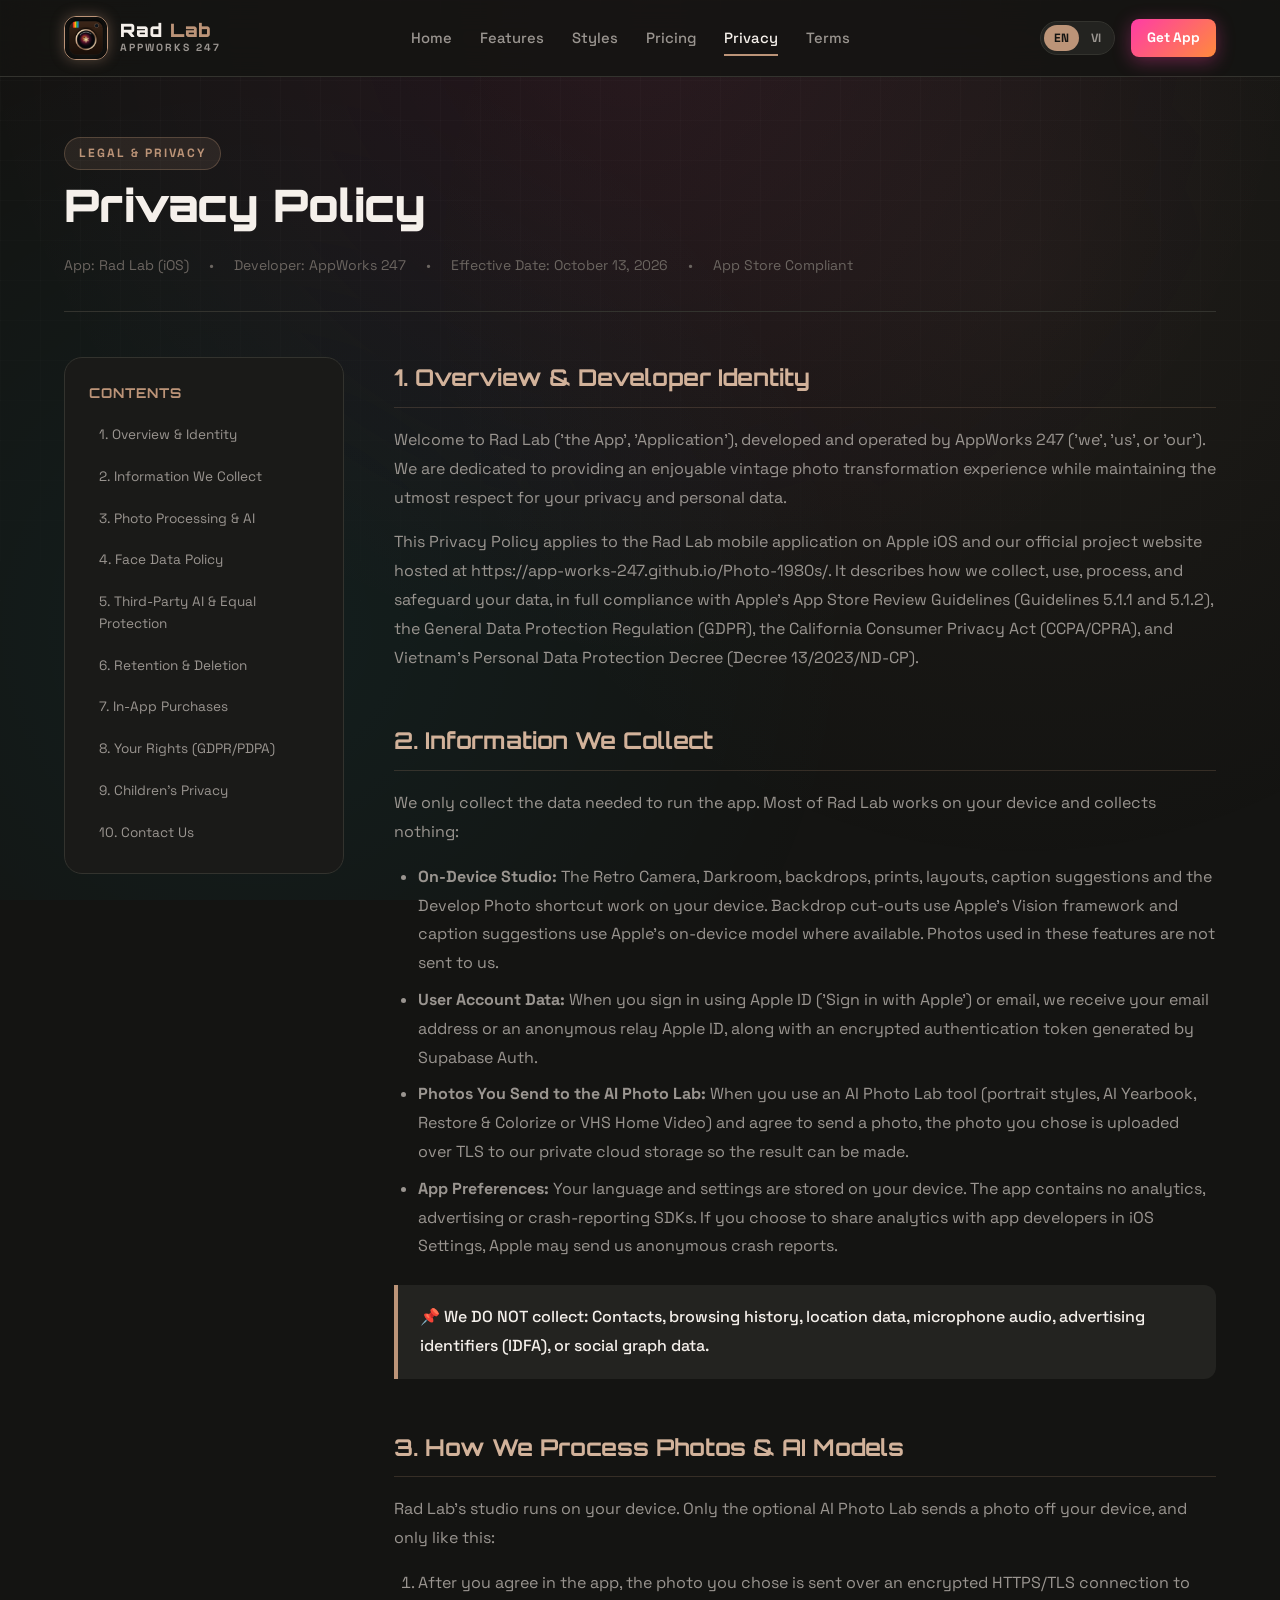
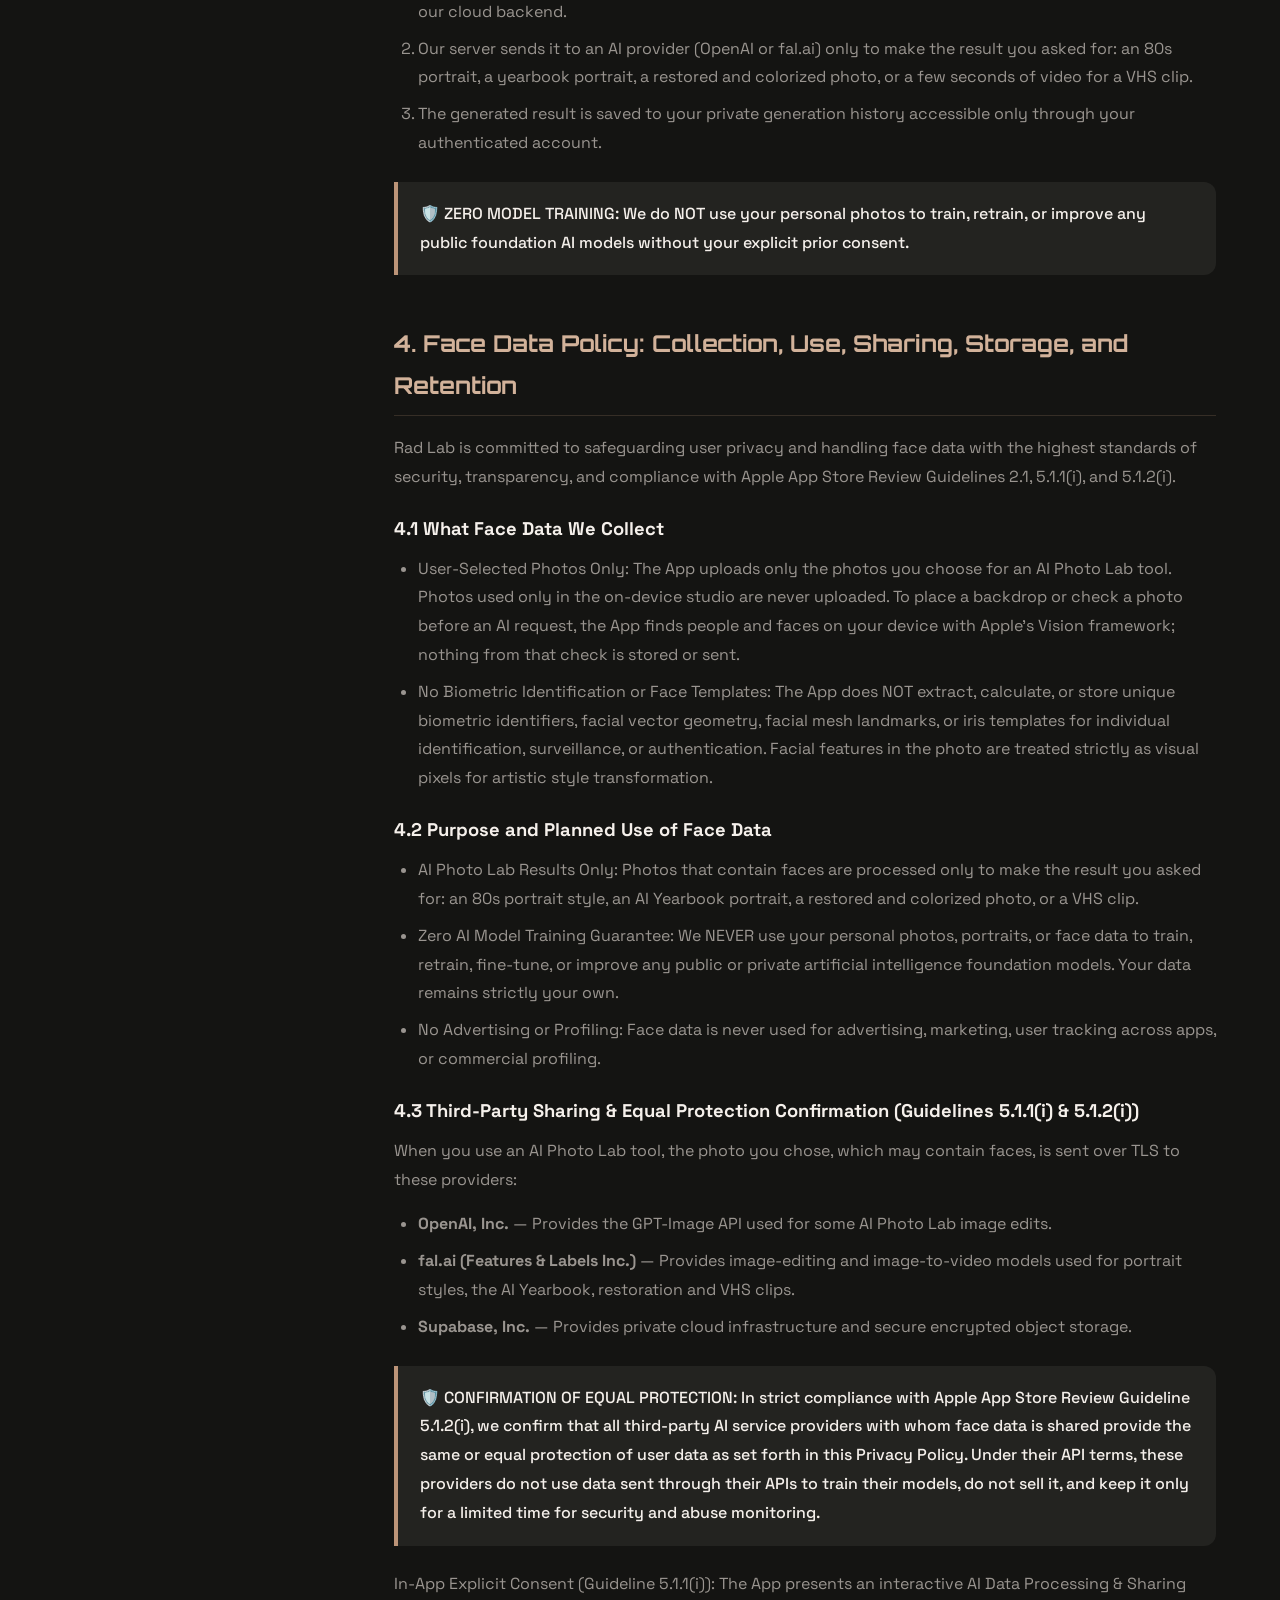
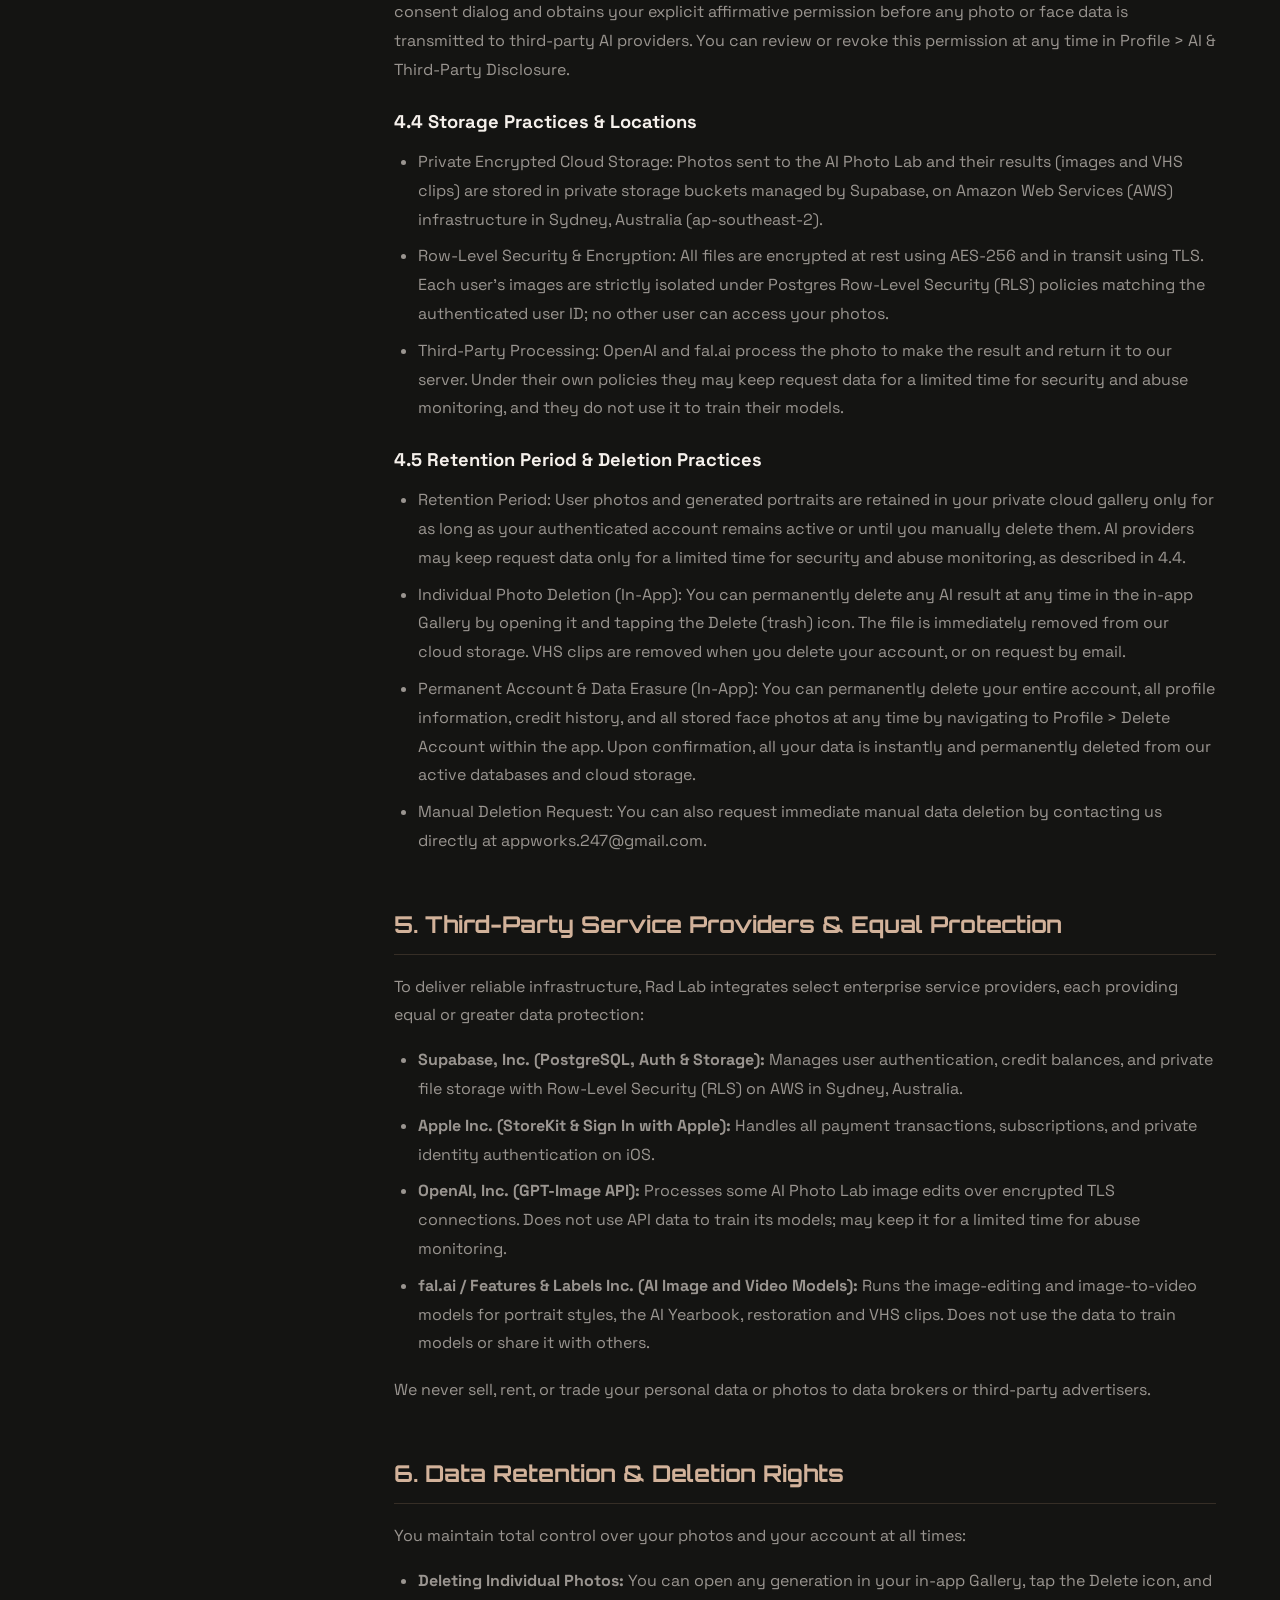
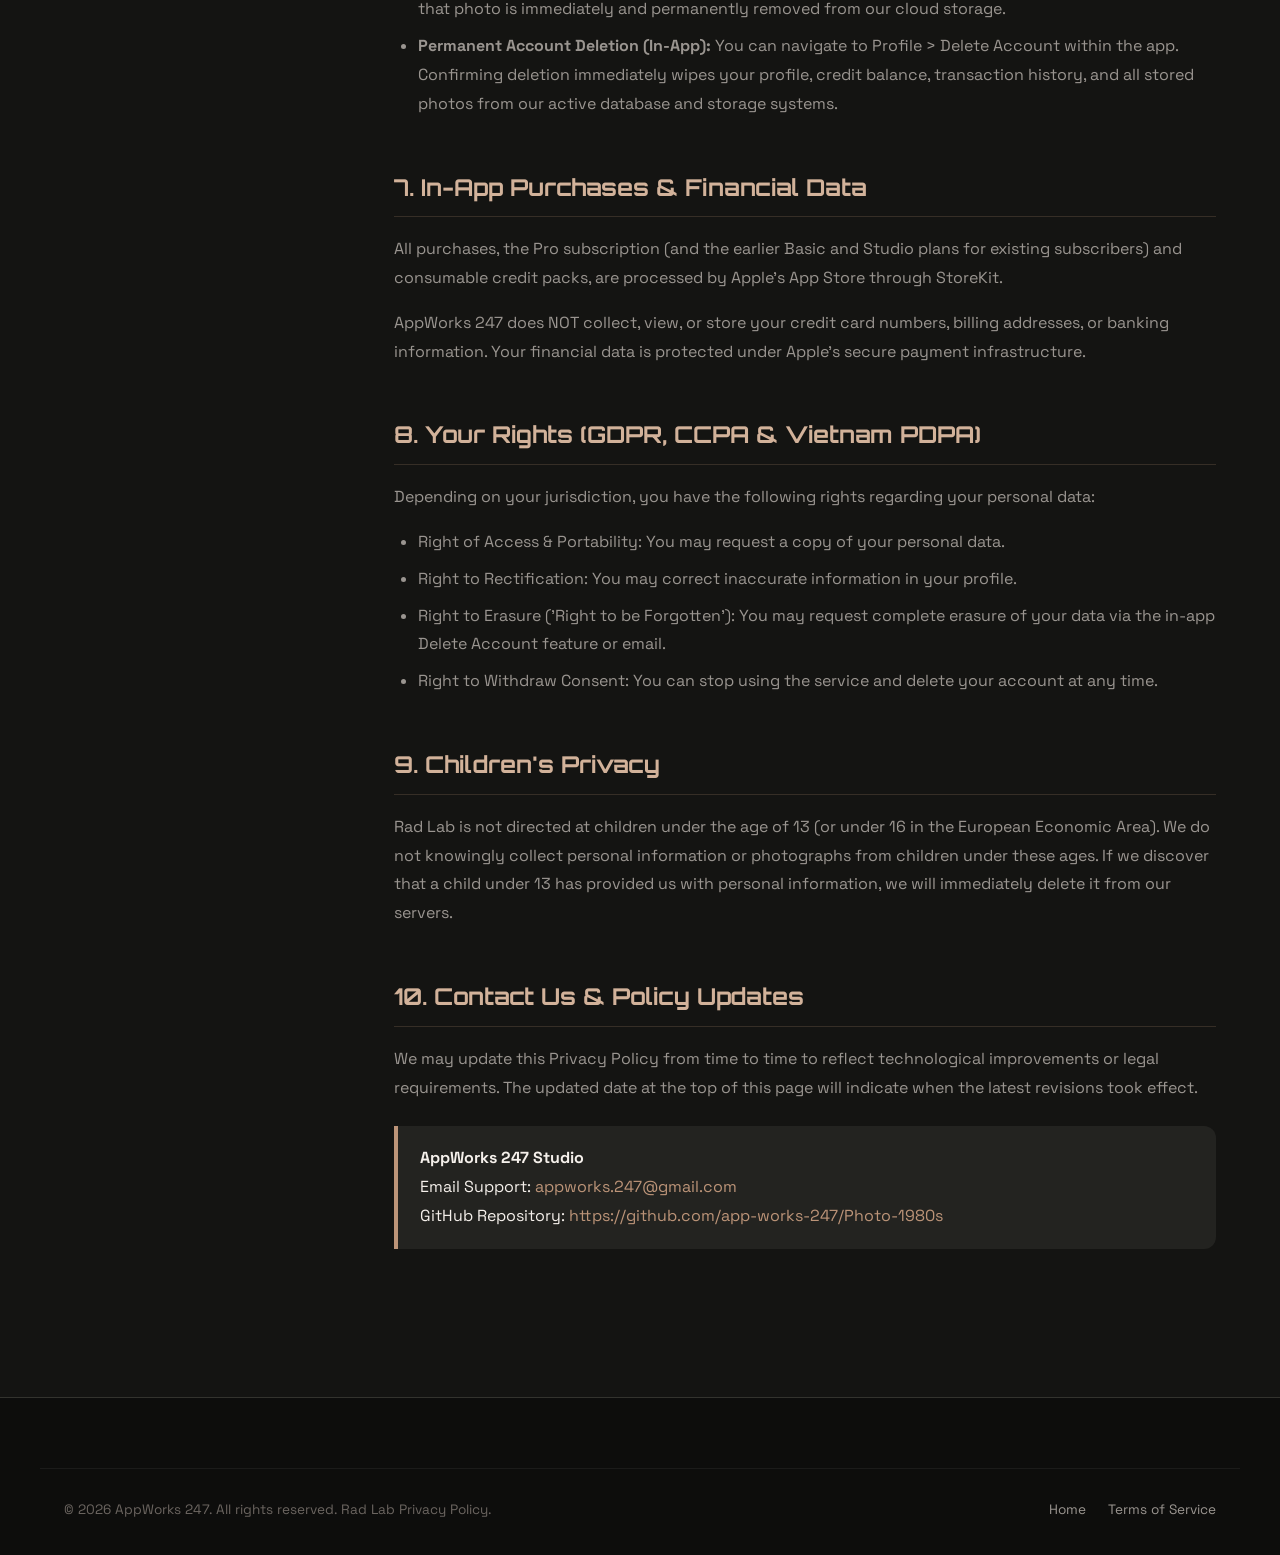
<file: privacy/index.html>
<!DOCTYPE html>
<html lang="en">
<head>
  <meta charset="UTF-8">
  <meta name="viewport" content="width=device-width, initial-scale=1.0">
  <title>Privacy Policy — Rad Lab</title>
  <meta name="description" content="Privacy Policy for Rad Lab (iOS App by AppWorks 247). Learn how we handle your photos, AI data processing, and deletion rights.">
  <meta name="author" content="AppWorks 247">
  <base href="../">
  
  <link rel="icon" type="image/png" href="./assets/images/app-icon.png">
  <link rel="apple-touch-icon" href="./assets/images/app-icon.png">
  <link rel="stylesheet" href="./css/style.css">
</head>
<body>
  <div class="retro-grid-bg" aria-hidden="true"></div>

  <!-- Header -->
  <header class="site-header">
    <div class="container header-inner">
      <a href="./index.html" class="brand-logo" aria-label="Rad Lab Home">
        <img src="./assets/images/app-icon.png" alt="Rad Lab Icon" class="brand-icon">
        <div class="brand-text-wrap">
          <span class="brand-title">Rad <span>Lab</span></span>
          <span class="brand-tag">AppWorks 247</span>
        </div>
      </a>

      <nav class="desktop-nav" aria-label="Navigation">
        <a href="./index.html" class="nav-link">Home</a>
        <a href="./index.html#features" class="nav-link">Features</a>
        <a href="./index.html#styles" class="nav-link">Styles</a>
        <a href="./index.html#pricing" class="nav-link">Pricing</a>
        <a href="./privacy.html" class="nav-link active">Privacy</a>
        <a href="./terms.html" class="nav-link">Terms</a>
      </nav>

      <div class="header-actions">
        <div class="lang-switcher" role="group" aria-label="Language Switcher">
          <button type="button" class="lang-btn active" data-lang="en" aria-label="English">EN</button>
          <button type="button" class="lang-btn" data-lang="vi" aria-label="Tiếng Việt">VI</button>
        </div>
        <a href="./index.html#download" class="btn btn-primary btn-sm">Get App</a>
        <button type="button" class="mobile-menu-toggle" aria-label="Toggle Menu">
          <span></span><span></span><span></span>
        </button>
      </div>
    </div>

    <!-- Mobile Drawer -->
    <div class="mobile-drawer">
      <a href="./index.html" class="nav-link">Home</a>
      <a href="./index.html#features" class="nav-link">Features</a>
      <a href="./index.html#styles" class="nav-link">Styles</a>
      <a href="./index.html#pricing" class="nav-link">Pricing</a>
      <a href="./privacy.html" class="nav-link active">Privacy Policy</a>
      <a href="./terms.html" class="nav-link">Terms of Service</a>
    </div>
  </header>

  <!-- Legal Main Content -->
  <main class="legal-page">
    <div class="container">
      <div class="legal-header">
        <div class="badge-eyebrow" data-en="LEGAL & PRIVACY" data-vi="PHÁP LÝ & BẢO MẬT">LEGAL & PRIVACY</div>
        <h1 data-en="Privacy Policy" data-vi="Chính Sách Quyền Riêng Tư">Privacy Policy</h1>
        <div class="legal-meta">
          <span data-en="App: Rad Lab (iOS)" data-vi="Ứng dụng: Rad Lab (iOS)">App: Rad Lab (iOS)</span>
          <span>•</span>
          <span data-en="Developer: AppWorks 247" data-vi="Nhà phát triển: AppWorks 247">Developer: AppWorks 247</span>
          <span>•</span>
          <span data-en="Effective Date: October 13, 2026" data-vi="Ngày hiệu lực: 13/10/2026">Effective Date: October 13, 2026</span>
          <span>•</span>
          <span data-en="App Store Compliant" data-vi="Tuân thủ tiêu chuẩn App Store">App Store Compliant</span>
        </div>
      </div>

      <div class="legal-layout">
        <!-- Table of contents sidebar -->
        <aside class="legal-sidebar" aria-label="Table of Contents">
          <h4 data-en="CONTENTS" data-vi="MỤC LỤC">CONTENTS</h4>
          <ul class="toc-list">
            <li><a href="#section-1" class="toc-link" data-en="1. Overview & Identity" data-vi="1. Tổng quan & Định danh">1. Overview & Identity</a></li>
            <li><a href="#section-2" class="toc-link" data-en="2. Information We Collect" data-vi="2. Dữ liệu thu thập">2. Information We Collect</a></li>
            <li><a href="#section-3" class="toc-link" data-en="3. Photo Processing & AI" data-vi="3. Xử lý ảnh & Công nghệ AI">3. Photo Processing & AI</a></li>
            <li><a href="#section-4" class="toc-link" data-en="4. Face Data Policy" data-vi="4. Dữ liệu khuôn mặt">4. Face Data Policy</a></li>
            <li><a href="#section-5" class="toc-link" data-en="5. Third-Party AI & Equal Protection" data-vi="5. Đối tác AI & Bảo vệ tương đương">5. Third-Party AI & Equal Protection</a></li>
            <li><a href="#section-6" class="toc-link" data-en="6. Retention & Deletion" data-vi="6. Lưu trữ & Quyền xóa">6. Retention & Deletion</a></li>
            <li><a href="#section-7" class="toc-link" data-en="7. In-App Purchases" data-vi="7. Giao dịch mua trong app">7. In-App Purchases</a></li>
            <li><a href="#section-8" class="toc-link" data-en="8. Your Rights (GDPR/PDPA)" data-vi="8. Quyền lợi người dùng">8. Your Rights (GDPR/PDPA)</a></li>
            <li><a href="#section-9" class="toc-link" data-en="9. Children's Privacy" data-vi="9. Quyền riêng tư trẻ em">9. Children's Privacy</a></li>
            <li><a href="#section-10" class="toc-link" data-en="10. Contact Us" data-vi="10. Liên hệ">10. Contact Us</a></li>
          </ul>
        </aside>

        <!-- Legal body text -->
        <article class="legal-content">
          <!-- Section 1 -->
          <section id="section-1">
            <h2 data-en="1. Overview & Developer Identity" data-vi="1. Tổng quan & Định danh nhà phát triển">1. Overview & Developer Identity</h2>
            <p data-en="Welcome to Rad Lab ('the App', 'Application'), developed and operated by AppWorks 247 ('we', 'us', or 'our'). We are dedicated to providing an enjoyable vintage photo transformation experience while maintaining the utmost respect for your privacy and personal data." data-vi="Chào mừng bạn đến với Rad Lab ('Ứng dụng'), được phát triển và vận hành bởi AppWorks 247 ('chúng tôi'). Chúng tôi cam kết mang đến trải nghiệm biến hóa ảnh thập niên 1980 thú vị đồng thời bảo vệ tối đa quyền riêng tư và dữ liệu cá nhân của bạn.">
              Welcome to Rad Lab ("the App", "Application"), developed and operated by AppWorks 247 ("we", "us", or "our"). We are dedicated to providing an enjoyable vintage photo transformation experience while maintaining the utmost respect for your privacy and personal data.
            </p>
            <p data-en="This Privacy Policy applies to the Rad Lab mobile application on Apple iOS and our official project website hosted at https://app-works-247.github.io/Photo-1980s/. It describes how we collect, use, process, and safeguard your data, in full compliance with Apple's App Store Review Guidelines (Guidelines 5.1.1 and 5.1.2), the General Data Protection Regulation (GDPR), the California Consumer Privacy Act (CCPA/CPRA), and Vietnam's Personal Data Protection Decree (Decree 13/2023/ND-CP)." data-vi="Chính sách này áp dụng cho ứng dụng di động Rad Lab trên iOS và trang web dự án chính thức tại https://app-works-247.github.io/Photo-1980s/. Chính sách giải thích rõ cách thức chúng tôi thu thập, sử dụng và bảo vệ dữ liệu của bạn, tuân thủ nghiêm ngặt Hướng dẫn Đánh giá App Store của Apple (Điều 5.1.1 và 5.1.2), GDPR, CCPA và Nghị định 13/2023/NĐ-CP của Việt Nam.">
              This Privacy Policy applies to the Rad Lab mobile application on Apple iOS and our official project website hosted at https://app-works-247.github.io/Photo-1980s/. It describes how we collect, use, process, and safeguard your data, in full compliance with Apple's App Store Review Guidelines (Guidelines 5.1.1 and 5.1.2), the General Data Protection Regulation (GDPR), the California Consumer Privacy Act (CCPA/CPRA), and Vietnam's Personal Data Protection Decree (Decree 13/2023/ND-CP).
            </p>
          </section>

          <!-- Section 2 -->
          <section id="section-2">
            <h2 data-en="2. Information We Collect" data-vi="2. Dữ liệu chúng tôi thu thập">2. Information We Collect</h2>
            <p data-en="We only collect the data needed to run the app. Most of Rad Lab works on your device and collects nothing:" data-vi="Chúng tôi chỉ thu thập dữ liệu cần thiết để app hoạt động. Phần lớn Rad Lab chạy ngay trên máy của bạn và không thu thập gì:">
              We only collect the data needed to run the app. Most of Rad Lab works on your device and collects nothing:
            </p>
            <ul>
              <li>
                <strong data-en="On-Device Studio: " data-vi="Studio trên máy: ">On-Device Studio: </strong>
                <span data-en="The Retro Camera, Darkroom, backdrops, prints, layouts, caption suggestions and the Develop Photo shortcut work on your device. Backdrop cut-outs use Apple's Vision framework and caption suggestions use Apple's on-device model where available. Photos used in these features are not sent to us." data-vi="Máy ảnh Retro, Phòng tráng, phông nền, kiểu in, ghép ảnh, gợi ý chú thích và phím tắt Develop Photo đều chạy trên máy của bạn. Tách nền dùng framework Vision của Apple, gợi ý chú thích dùng mô hình chạy trên máy của Apple (nếu thiết bị hỗ trợ). Ảnh dùng trong các tính năng này không được gửi cho chúng tôi.">The Retro Camera, Darkroom, backdrops, prints, layouts, caption suggestions and the Develop Photo shortcut work on your device. Backdrop cut-outs use Apple's Vision framework and caption suggestions use Apple's on-device model where available. Photos used in these features are not sent to us.</span>
              </li>
              <li>
                <strong data-en="User Account Data: " data-vi="Dữ liệu tài khoản: ">User Account Data: </strong>
                <span data-en="When you sign in using Apple ID ('Sign in with Apple') or email, we receive your email address or an anonymous relay Apple ID, along with an encrypted authentication token generated by Supabase Auth." data-vi="Khi bạn đăng nhập bằng Apple ID ('Đăng nhập bằng Apple') hoặc email, chúng tôi nhận địa chỉ email (hoặc email chuyển tiếp ẩn danh của Apple) và mã xác thực mã hóa do Supabase Auth quản lý.">When you sign in using Apple ID ("Sign in with Apple") or email, we receive your email address or an anonymous relay Apple ID, along with an encrypted authentication token generated by Supabase Auth.</span>
              </li>
              <li>
                <strong data-en="Photos You Send to the AI Photo Lab: " data-vi="Ảnh bạn gửi tới AI Photo Lab: ">Photos You Send to the AI Photo Lab: </strong>
                <span data-en="When you use an AI Photo Lab tool (portrait styles, AI Yearbook, Restore & Colorize or VHS Home Video) and agree to send a photo, the photo you chose is uploaded over TLS to our private cloud storage so the result can be made." data-vi="Khi bạn dùng một công cụ AI Photo Lab (style chân dung, Kỷ yếu AI, Phục hồi & tô màu hoặc Video VHS) và đồng ý gửi ảnh, ảnh bạn chọn được tải qua kết nối TLS lên kho lưu trữ riêng của chúng tôi để tạo kết quả.">When you use an AI Photo Lab tool (portrait styles, AI Yearbook, Restore & Colorize or VHS Home Video) and agree to send a photo, the photo you chose is uploaded over TLS to our private cloud storage so the result can be made.</span>
              </li>
              <li>
                <strong data-en="App Preferences: " data-vi="Tùy chọn trong app: ">App Preferences: </strong>
                <span data-en="Your language and settings are stored on your device. The app contains no analytics, advertising or crash-reporting SDKs. If you choose to share analytics with app developers in iOS Settings, Apple may send us anonymous crash reports." data-vi="Ngôn ngữ và cài đặt được lưu trên máy của bạn. App không chứa SDK phân tích, quảng cáo hay báo lỗi nào. Nếu bạn bật chia sẻ phân tích với nhà phát triển trong Cài đặt iOS, Apple có thể gửi cho chúng tôi báo cáo lỗi ẩn danh.">Your language and settings are stored on your device. The app contains no analytics, advertising or crash-reporting SDKs. If you choose to share analytics with app developers in iOS Settings, Apple may send us anonymous crash reports.</span>
              </li>
            </ul>

            <div class="legal-callout">
              <p data-en="📌 We DO NOT collect: Contacts, browsing history, location data, microphone audio, advertising identifiers (IDFA), or social graph data." data-vi="📌 Chúng tôi KHÔNG thu thập: Danh bạ điện thoại, lịch sử duyệt web, định vị GPS, ghi âm microphone, ID quảng cáo theo dõi (IDFA) hay mạng lưới bạn bè.">
                📌 We DO NOT collect: Contacts, browsing history, location data, microphone audio, advertising identifiers (IDFA), or social graph data.
              </p>
            </div>
          </section>

          <!-- Section 3 -->
          <section id="section-3">
            <h2 data-en="3. How We Process Photos & AI Models" data-vi="3. Quy trình xử lý ảnh & Mô hình AI">3. How We Process Photos & AI Models</h2>
            <p data-en="Rad Lab's studio runs on your device. Only the optional AI Photo Lab sends a photo off your device, and only like this:" data-vi="Studio của Rad Lab chạy trên máy của bạn. Chỉ AI Photo Lab (tùy chọn) mới gửi ảnh ra khỏi máy, theo cách sau:">
              Rad Lab's studio runs on your device. Only the optional AI Photo Lab sends a photo off your device, and only like this:
            </p>
            <ol>
              <li data-en="After you agree in the app, the photo you chose is sent over an encrypted HTTPS/TLS connection to our cloud backend." data-vi="Sau khi bạn đồng ý trong app, ảnh bạn chọn được gửi qua kết nối mã hóa HTTPS/TLS tới máy chủ đám mây của chúng tôi.">After you agree in the app, the photo you chose is sent over an encrypted HTTPS/TLS connection to our cloud backend.</li>
              <li data-en="Our server sends it to an AI provider (OpenAI or fal.ai) only to make the result you asked for: an 80s portrait, a yearbook portrait, a restored and colorized photo, or a few seconds of video for a VHS clip." data-vi="Máy chủ gửi ảnh tới nhà cung cấp AI (OpenAI hoặc fal.ai) chỉ để tạo kết quả bạn yêu cầu: chân dung 80s, ảnh kỷ yếu, ảnh được phục hồi và tô màu, hoặc vài giây video cho clip VHS.">Our server sends it to an AI provider (OpenAI or fal.ai) only to make the result you asked for: an 80s portrait, a yearbook portrait, a restored and colorized photo, or a few seconds of video for a VHS clip.</li>
              <li data-en="The generated result is saved to your private generation history accessible only through your authenticated account." data-vi="Bức ảnh hoàn thiện được lưu vào lịch sử tạo ảnh cá nhân của riêng bạn, chỉ có tài khoản của bạn mới có quyền truy cập.">The generated result is saved to your private generation history accessible only through your authenticated account.</li>
            </ol>
            <div class="legal-callout">
              <p data-en="🛡️ ZERO MODEL TRAINING: We do NOT use your personal photos to train, retrain, or improve any public foundation AI models without your explicit prior consent." data-vi="🛡️ KHÔNG HUẤN LUYỆN MÔ HÌNH: Chúng tôi TUYỆT ĐỐI KHÔNG sử dụng ảnh cá nhân của bạn để huấn luyện hoặc tinh chỉnh các mô hình AI công khai khi chưa có sự đồng ý rõ ràng.">
                🛡️ ZERO MODEL TRAINING: We do NOT use your personal photos to train, retrain, or improve any public foundation AI models without your explicit prior consent.
              </p>
            </div>
          </section>

          <!-- Section 4 -->
          <section id="section-4">
            <h2 data-en="4. Face Data Policy: Collection, Use, Sharing, Storage, and Retention" data-vi="4. Chính sách Dữ liệu Khuôn mặt: Thu thập, Sử dụng, Chia sẻ, Lưu trữ và Thời hạn">4. Face Data Policy: Collection, Use, Sharing, Storage, and Retention</h2>
            <p data-en="Rad Lab is committed to safeguarding user privacy and handling face data with the highest standards of security, transparency, and compliance with Apple App Store Review Guidelines 2.1, 5.1.1(i), and 5.1.2(i)." data-vi="Rad Lab cam kết bảo vệ tối đa quyền riêng tư và xử lý dữ liệu khuôn mặt với tiêu chuẩn an toàn, minh bạch cao nhất, tuân thủ nghiêm ngặt Hướng dẫn Đánh giá App Store của Apple (Điều 2.1, 5.1.1(i) và 5.1.2(i)).">
              Rad Lab is committed to safeguarding user privacy and handling face data with the highest standards of security, transparency, and compliance with Apple App Store Review Guidelines 2.1, 5.1.1(i), and 5.1.2(i).
            </p>

            <h3 data-en="4.1 What Face Data We Collect" data-vi="4.1 Dữ liệu khuôn mặt chúng tôi thu thập">4.1 What Face Data We Collect</h3>
            <ul>
              <li data-en="User-Selected Photos Only: The App uploads only the photos you choose for an AI Photo Lab tool. Photos used only in the on-device studio are never uploaded. To place a backdrop or check a photo before an AI request, the App finds people and faces on your device with Apple's Vision framework; nothing from that check is stored or sent." data-vi="Chỉ ảnh do người dùng chọn: Ứng dụng chỉ tải lên những ảnh bạn chọn cho công cụ AI Photo Lab. Ảnh chỉ dùng trong studio trên máy không bao giờ được tải lên. Để đặt phông nền hoặc kiểm tra ảnh trước khi gửi AI, app tìm người và khuôn mặt ngay trên máy bằng framework Vision của Apple; kết quả kiểm tra không được lưu hay gửi đi.">User-Selected Photos Only: The App uploads only the photos you choose for an AI Photo Lab tool. Photos used only in the on-device studio are never uploaded. To place a backdrop or check a photo before an AI request, the App finds people and faces on your device with Apple's Vision framework; nothing from that check is stored or sent.</li>
              <li data-en="No Biometric Identification or Face Templates: The App does NOT extract, calculate, or store unique biometric identifiers, facial vector geometry, facial mesh landmarks, or iris templates for individual identification, surveillance, or authentication. Facial features in the photo are treated strictly as visual pixels for artistic style transformation." data-vi="Không nhận diện sinh trắc học hoặc tạo mẫu khuôn mặt: Ứng dụng KHÔNG trích xuất, tính toán hay lưu trữ các mẫu nhận diện sinh trắc học độc nhất, vector hình học khuôn mặt hay mống mắt để nhận dạng cá nhân hoặc giám sát. Các đặc điểm khuôn mặt chỉ được xử lý dưới dạng điểm ảnh thị giác để biến đổi phong cách nghệ thuật.">No Biometric Identification or Face Templates: The App does NOT extract, calculate, or store unique biometric identifiers, facial vector geometry, facial mesh landmarks, or iris templates for individual identification, surveillance, or authentication. Facial features in the photo are treated strictly as visual pixels for artistic style transformation.</li>
            </ul>

            <h3 data-en="4.2 Purpose and Planned Use of Face Data" data-vi="4.2 Mục đích và Kế hoạch sử dụng dữ liệu khuôn mặt">4.2 Purpose and Planned Use of Face Data</h3>
            <ul>
              <li data-en="AI Photo Lab Results Only: Photos that contain faces are processed only to make the result you asked for: an 80s portrait style, an AI Yearbook portrait, a restored and colorized photo, or a VHS clip." data-vi="Chỉ để tạo kết quả AI Photo Lab: Ảnh có khuôn mặt chỉ được xử lý để tạo kết quả bạn yêu cầu: style chân dung 80s, ảnh Kỷ yếu AI, ảnh được phục hồi và tô màu, hoặc clip VHS.">AI Photo Lab Results Only: Photos that contain faces are processed only to make the result you asked for: an 80s portrait style, an AI Yearbook portrait, a restored and colorized photo, or a VHS clip.</li>
              <li data-en="Zero AI Model Training Guarantee: We NEVER use your personal photos, portraits, or face data to train, retrain, fine-tune, or improve any public or private artificial intelligence foundation models. Your data remains strictly your own." data-vi="Cam kết KHÔNG huấn luyện mô hình AI: Chúng tôi TUYỆT ĐỐI KHÔNG sử dụng ảnh chân dung hoặc dữ liệu khuôn mặt của bạn để huấn luyện, tinh chỉnh hay cải tiến bất kỳ mô hình trí tuệ nhân tạo công khai hay riêng tư nào.">Zero AI Model Training Guarantee: We NEVER use your personal photos, portraits, or face data to train, retrain, fine-tune, or improve any public or private artificial intelligence foundation models. Your data remains strictly your own.</li>
              <li data-en="No Advertising or Profiling: Face data is never used for advertising, marketing, user tracking across apps, or commercial profiling." data-vi="Không quảng cáo hoặc lập hồ sơ: Dữ liệu khuôn mặt không bao giờ được dùng để quảng cáo, theo dõi người dùng giữa các ứng dụng hoặc lập hồ sơ thương mại.">No Advertising or Profiling: Face data is never used for advertising, marketing, user tracking across apps, or commercial profiling.</li>
            </ul>

            <h3 data-en="4.3 Third-Party Sharing & Equal Protection Confirmation (Guidelines 5.1.1(i) & 5.1.2(i))" data-vi="4.3 Chia sẻ bên thứ ba & Xác nhận bảo vệ tương đương (Điều 5.1.1(i) & 5.1.2(i))">4.3 Third-Party Sharing & Equal Protection Confirmation (Guidelines 5.1.1(i) & 5.1.2(i))</h3>
            <p data-en="When you use an AI Photo Lab tool, the photo you chose, which may contain faces, is sent over TLS to these providers:" data-vi="Khi bạn dùng công cụ AI Photo Lab, ảnh bạn chọn (có thể chứa khuôn mặt) được gửi qua TLS tới các nhà cung cấp sau:">
              When you use an AI Photo Lab tool, the photo you chose, which may contain faces, is sent over TLS to these providers:
            </p>
            <ul>
              <li>
                <strong>OpenAI, Inc.</strong> — <span data-en="Provides the GPT-Image API used for some AI Photo Lab image edits." data-vi="Cung cấp API GPT-Image dùng cho một số thao tác chỉnh ảnh trong AI Photo Lab.">Provides the GPT-Image API used for some AI Photo Lab image edits.</span>
              </li>
              <li>
                <strong>fal.ai (Features & Labels Inc.)</strong> — <span data-en="Provides image-editing and image-to-video models used for portrait styles, the AI Yearbook, restoration and VHS clips." data-vi="Cung cấp các mô hình chỉnh ảnh và tạo video từ ảnh, dùng cho style chân dung, Kỷ yếu AI, phục hồi ảnh và clip VHS.">Provides image-editing and image-to-video models used for portrait styles, the AI Yearbook, restoration and VHS clips.</span>
              </li>
              <li>
                <strong>Supabase, Inc.</strong> — <span data-en="Provides private cloud infrastructure and secure encrypted object storage." data-vi="Cung cấp hạ tầng đám mây và kho lưu trữ tệp riêng biệt được mã hóa.">Provides private cloud infrastructure and secure encrypted object storage.</span>
              </li>
            </ul>
            <div class="legal-callout">
              <p data-en="🛡️ CONFIRMATION OF EQUAL PROTECTION: In strict compliance with Apple App Store Review Guideline 5.1.2(i), we confirm that all third-party AI service providers with whom face data is shared provide the same or equal protection of user data as set forth in this Privacy Policy. Under their API terms, these providers do not use data sent through their APIs to train their models, do not sell it, and keep it only for a limited time for security and abuse monitoring." data-vi="🛡️ XÁC NHẬN BẢO VỆ TƯƠNG ĐƯƠNG: Tuân thủ nghiêm ngặt Hướng dẫn Đánh giá App Store của Apple Điều 5.1.2(i), chúng tôi xác nhận rằng tất cả các đối tác AI bên thứ ba được chia sẻ dữ liệu khuôn mặt đều cam kết mức độ bảo vệ tương đương hoặc cao hơn so với Chính sách Quyền riêng tư này. Theo điều khoản API của họ, các nhà cung cấp này không dùng dữ liệu gửi qua API để huấn luyện mô hình, không bán dữ liệu, và chỉ lưu trong thời gian giới hạn để giám sát an ninh, chống lạm dụng.">
                🛡️ CONFIRMATION OF EQUAL PROTECTION: In strict compliance with Apple App Store Review Guideline 5.1.2(i), we confirm that all third-party AI service providers with whom face data is shared provide the same or equal protection of user data as set forth in this Privacy Policy. Under their API terms, these providers do not use data sent through their APIs to train their models, do not sell it, and keep it only for a limited time for security and abuse monitoring.
              </p>
            </div>
            <p data-en="In-App Explicit Consent (Guideline 5.1.1(i)): The App presents an interactive AI Data Processing & Sharing consent dialog and obtains your explicit affirmative permission before any photo or face data is transmitted to third-party AI providers. You can review or revoke this permission at any time in Profile > AI & Third-Party Disclosure." data-vi="Sự đồng ý rõ ràng trong ứng dụng (Điều 5.1.1(i)): Ứng dụng luôn hiển thị hộp thoại xin phép và chỉ gửi ảnh khi bạn chủ động cấp quyền. Bạn có thể xem lại hoặc hủy cấp quyền bất cứ lúc nào trong mục Hồ sơ > Minh bạch AI & Bên thứ ba.">
              In-App Explicit Consent (Guideline 5.1.1(i)): The App presents an interactive AI Data Processing & Sharing consent dialog and obtains your explicit affirmative permission before any photo or face data is transmitted to third-party AI providers. You can review or revoke this permission at any time in Profile > AI & Third-Party Disclosure.
            </p>

            <h3 data-en="4.4 Storage Practices & Locations" data-vi="4.4 Phương thức & Địa điểm lưu trữ">4.4 Storage Practices & Locations</h3>
            <ul>
              <li data-en="Private Encrypted Cloud Storage: Photos sent to the AI Photo Lab and their results (images and VHS clips) are stored in private storage buckets managed by Supabase, on Amazon Web Services (AWS) infrastructure in Sydney, Australia (ap-southeast-2)." data-vi="Lưu trữ đám mây mã hóa riêng biệt: Ảnh gửi tới AI Photo Lab và kết quả (ảnh và clip VHS) được lưu trong kho lưu trữ riêng do Supabase quản lý, trên hạ tầng AWS tại Sydney, Úc (ap-southeast-2).">Private Encrypted Cloud Storage: Photos sent to the AI Photo Lab and their results (images and VHS clips) are stored in private storage buckets managed by Supabase, on Amazon Web Services (AWS) infrastructure in Sydney, Australia (ap-southeast-2).</li>
              <li data-en="Row-Level Security & Encryption: All files are encrypted at rest using AES-256 and in transit using TLS. Each user's images are strictly isolated under Postgres Row-Level Security (RLS) policies matching the authenticated user ID; no other user can access your photos." data-vi="Bảo mật cấp hàng & Mã hóa: Mọi tệp đều được mã hóa khi lưu trữ (AES-256) và khi truyền tải (TLS). Ảnh của mỗi người dùng được cách ly tuyệt đối bằng chính sách Row-Level Security (RLS); người dùng khác không thể truy cập ảnh của bạn.">Row-Level Security & Encryption: All files are encrypted at rest using AES-256 and in transit using TLS. Each user's images are strictly isolated under Postgres Row-Level Security (RLS) policies matching the authenticated user ID; no other user can access your photos.</li>
              <li data-en="Third-Party Processing: OpenAI and fal.ai process the photo to make the result and return it to our server. Under their own policies they may keep request data for a limited time for security and abuse monitoring, and they do not use it to train their models." data-vi="Xử lý bởi bên thứ ba: OpenAI và fal.ai xử lý ảnh để tạo kết quả rồi trả về máy chủ của chúng tôi. Theo chính sách của họ, dữ liệu yêu cầu có thể được lưu trong thời gian giới hạn để giám sát an ninh, chống lạm dụng, và không được dùng để huấn luyện mô hình.">Third-Party Processing: OpenAI and fal.ai process the photo to make the result and return it to our server. Under their own policies they may keep request data for a limited time for security and abuse monitoring, and they do not use it to train their models.</li>
            </ul>

            <h3 data-en="4.5 Retention Period & Deletion Practices" data-vi="4.5 Thời hạn lưu trữ & Quy trình xóa">4.5 Retention Period & Deletion Practices</h3>
            <ul>
              <li data-en="Retention Period: User photos and generated portraits are retained in your private cloud gallery only for as long as your authenticated account remains active or until you manually delete them. AI providers may keep request data only for a limited time for security and abuse monitoring, as described in 4.4." data-vi="Thời hạn lưu trữ: Ảnh của bạn được lưu trong bộ sưu tập riêng chừng nào tài khoản còn hoạt động hoặc cho đến khi bạn chủ động xóa. Các nhà cung cấp AI chỉ có thể lưu dữ liệu yêu cầu trong thời gian giới hạn để giám sát an ninh, chống lạm dụng, như mô tả ở mục 4.4.">Retention Period: User photos and generated portraits are retained in your private cloud gallery only for as long as your authenticated account remains active or until you manually delete them. AI providers may keep request data only for a limited time for security and abuse monitoring, as described in 4.4.</li>
              <li data-en="Individual Photo Deletion (In-App): You can permanently delete any AI result at any time in the in-app Gallery by opening it and tapping the Delete (trash) icon. The file is immediately removed from our cloud storage. VHS clips are removed when you delete your account, or on request by email." data-vi="Xóa từng ảnh (Trong ứng dụng): Bạn có thể xóa vĩnh viễn bất kỳ kết quả AI nào trong Thư viện bằng cách mở ảnh và bấm biểu tượng Thùng rác. File sẽ bị xóa ngay khỏi kho lưu trữ. Clip VHS được xóa khi bạn xóa tài khoản, hoặc theo yêu cầu qua email.">Individual Photo Deletion (In-App): You can permanently delete any AI result at any time in the in-app Gallery by opening it and tapping the Delete (trash) icon. The file is immediately removed from our cloud storage. VHS clips are removed when you delete your account, or on request by email.</li>
              <li data-en="Permanent Account & Data Erasure (In-App): You can permanently delete your entire account, all profile information, credit history, and all stored face photos at any time by navigating to Profile > Delete Account within the app. Upon confirmation, all your data is instantly and permanently deleted from our active databases and cloud storage." data-vi="Xóa vĩnh viễn tài khoản & Toàn bộ dữ liệu (Trong ứng dụng): Bạn có thể xóa vĩnh viễn toàn bộ tài khoản và toàn bộ ảnh khuôn mặt bất cứ lúc nào trong mục Hồ sơ > Xóa tài khoản. Ngay sau khi xác nhận, toàn bộ dữ liệu của bạn sẽ bị xóa vĩnh viễn khỏi hệ thống.">Permanent Account & Data Erasure (In-App): You can permanently delete your entire account, all profile information, credit history, and all stored face photos at any time by navigating to Profile > Delete Account within the app. Upon confirmation, all your data is instantly and permanently deleted from our active databases and cloud storage.</li>
              <li data-en="Manual Deletion Request: You can also request immediate manual data deletion by contacting us directly at appworks.247@gmail.com." data-vi="Yêu cầu xóa thủ công: Bạn cũng có thể yêu cầu xóa toàn bộ dữ liệu bằng cách gửi email trực tiếp đến appworks.247@gmail.com.">Manual Deletion Request: You can also request immediate manual data deletion by contacting us directly at appworks.247@gmail.com.</li>
            </ul>
          </section>

          <!-- Section 5 -->
          <section id="section-5">
            <h2 data-en="5. Third-Party Service Providers & Equal Protection" data-vi="5. Các nhà cung cấp dịch vụ bên thứ ba & Bảo vệ tương đương">5. Third-Party Service Providers & Equal Protection</h2>
            <p data-en="To deliver reliable infrastructure, Rad Lab integrates select enterprise service providers, each providing equal or greater data protection:" data-vi="Để đảm bảo hạ tầng vận hành an toàn và ổn định, Rad Lab hợp tác với các nhà cung cấp dịch vụ chuẩn quốc tế, cam kết mức độ bảo vệ tương đương:">
              To deliver reliable infrastructure, Rad Lab integrates select enterprise service providers, each providing equal or greater data protection:
            </p>
            <ul>
              <li>
                <strong>Supabase, Inc. (PostgreSQL, Auth & Storage): </strong>
                <span data-en="Manages user authentication, credit balances, and private file storage with Row-Level Security (RLS) on AWS in Sydney, Australia." data-vi="Quản lý xác thực tài khoản, số dư credit và lưu trữ tệp riêng tư với cơ chế Row-Level Security (RLS) trên AWS tại Sydney, Úc.">Manages user authentication, credit balances, and private file storage with Row-Level Security (RLS) on AWS in Sydney, Australia.</span>
              </li>
              <li>
                <strong>Apple Inc. (StoreKit & Sign In with Apple): </strong>
                <span data-en="Handles all payment transactions, subscriptions, and private identity authentication on iOS." data-vi="Xử lý toàn bộ giao dịch thanh toán, gia hạn gói thuê bao và xác thực danh tính bảo mật trên iOS.">Handles all payment transactions, subscriptions, and private identity authentication on iOS.</span>
              </li>
              <li>
                <strong>OpenAI, Inc. (GPT-Image API): </strong>
                <span data-en="Processes some AI Photo Lab image edits over encrypted TLS connections. Does not use API data to train its models; may keep it for a limited time for abuse monitoring." data-vi="Xử lý một số thao tác chỉnh ảnh của AI Photo Lab qua kết nối TLS mã hóa. Không dùng dữ liệu API để huấn luyện mô hình; có thể lưu trong thời gian giới hạn để chống lạm dụng.">Processes some AI Photo Lab image edits over encrypted TLS connections. Does not use API data to train its models; may keep it for a limited time for abuse monitoring.</span>
              </li>
              <li>
                <strong>fal.ai / Features & Labels Inc. (AI Image and Video Models): </strong>
                <span data-en="Runs the image-editing and image-to-video models for portrait styles, the AI Yearbook, restoration and VHS clips. Does not use the data to train models or share it with others." data-vi="Chạy các mô hình chỉnh ảnh và tạo video từ ảnh cho style chân dung, Kỷ yếu AI, phục hồi ảnh và clip VHS. Không dùng dữ liệu để huấn luyện mô hình hay chia sẻ cho bên khác.">Runs the image-editing and image-to-video models for portrait styles, the AI Yearbook, restoration and VHS clips. Does not use the data to train models or share it with others.</span>
              </li>
            </ul>
            <p data-en="We never sell, rent, or trade your personal data or photos to data brokers or third-party advertisers." data-vi="Chúng tôi không bao giờ bán, cho thuê hay trao đổi ảnh hoặc thông tin cá nhân của bạn cho bất kỳ nhà môi giới dữ liệu hoặc bên quảng cáo nào.">
              We never sell, rent, or trade your personal data or photos to data brokers or third-party advertisers.
            </p>
          </section>

          <!-- Section 6 -->
          <section id="section-6">
            <h2 data-en="6. Data Retention & Deletion Rights" data-vi="6. Thời hạn lưu trữ & Quyền xóa dữ liệu">6. Data Retention & Deletion Rights</h2>
            <p data-en="You maintain total control over your photos and your account at all times:" data-vi="Bạn luôn có toàn quyền kiểm soát đối với ảnh và tài khoản của mình:">
              You maintain total control over your photos and your account at all times:
            </p>
            <ul>
              <li>
                <strong data-en="Deleting Individual Photos: " data-vi="Xóa từng bức ảnh: ">Deleting Individual Photos: </strong>
                <span data-en="You can open any generation in your in-app Gallery, tap the Delete icon, and that photo is immediately and permanently removed from our cloud storage." data-vi="Bạn có thể mở bất kỳ bức ảnh nào trong Thư viện ảnh của app, bấm biểu tượng Thùng rác để xóa ngay lập tức và vĩnh viễn khỏi kho lưu trữ.">You can open any generation in your in-app Gallery, tap the Delete icon, and that photo is immediately and permanently removed from our cloud storage.</span>
              </li>
              <li>
                <strong data-en="Permanent Account Deletion (In-App): " data-vi="Xóa vĩnh viễn tài khoản trong ứng dụng: ">Permanent Account Deletion (In-App): </strong>
                <span data-en="You can navigate to Profile > Delete Account within the app. Confirming deletion immediately wipes your profile, credit balance, transaction history, and all stored photos from our active database and storage systems." data-vi="Bạn có thể vào mục Hồ sơ (Profile) > Xóa tài khoản (Delete Account). Thao tác này sẽ xóa sạch ngay lập tức hồ sơ, số dư credits, lịch sử và toàn bộ ảnh của bạn khỏi hệ thống.">You can navigate to Profile > Delete Account within the app. Confirming deletion immediately wipes your profile, credit balance, transaction history, and all stored photos from our active database and storage systems.</span>
              </li>
            </ul>
          </section>

          <!-- Section 7 -->
          <section id="section-7">
            <h2 data-en="7. In-App Purchases & Financial Data" data-vi="7. Mua hàng trong ứng dụng & Thông tin thanh toán">7. In-App Purchases & Financial Data</h2>
            <p data-en="All purchases, the Pro subscription (and the earlier Basic and Studio plans for existing subscribers) and consumable credit packs, are processed by Apple's App Store through StoreKit." data-vi="Mọi giao dịch, gồm gói đăng ký Pro (và các gói Basic, Studio cũ cho người đang đăng ký) cùng các gói credit, đều được Apple App Store xử lý qua StoreKit.">
              All purchases, the Pro subscription (and the earlier Basic and Studio plans for existing subscribers) and consumable credit packs, are processed by Apple's App Store through StoreKit.
            </p>
            <p data-en="AppWorks 247 does NOT collect, view, or store your credit card numbers, billing addresses, or banking information. Your financial data is protected under Apple's secure payment infrastructure." data-vi="AppWorks 247 KHÔNG thu thập, xem hoặc lưu trữ số thẻ tín dụng, địa chỉ thanh toán hay thông tin tài khoản ngân hàng của bạn. Dữ liệu tài chính được bảo vệ theo hạ tầng của Apple.">
              AppWorks 247 does NOT collect, view, or store your credit card numbers, billing addresses, or banking information. Your financial data is protected under Apple's secure payment infrastructure.
            </p>
          </section>

          <!-- Section 8 -->
          <section id="section-8">
            <h2 data-en="8. Your Rights (GDPR, CCPA & Vietnam PDPA)" data-vi="8. Quyền lợi của bạn (GDPR, CCPA & Nghị định 13/2023)">8. Your Rights (GDPR, CCPA & Vietnam PDPA)</h2>
            <p data-en="Depending on your jurisdiction, you have the following rights regarding your personal data:" data-vi="Tùy theo khu vực sinh sống, bạn có các quyền pháp lý sau đối với dữ liệu cá nhân của mình:">
              Depending on your jurisdiction, you have the following rights regarding your personal data:
            </p>
            <ul>
              <li data-en="Right of Access & Portability: You may request a copy of your personal data." data-vi="Quyền truy cập & trích xuất: Bạn có quyền yêu cầu bản sao dữ liệu cá nhân của mình.">Right of Access & Portability: You may request a copy of your personal data.</li>
              <li data-en="Right to Rectification: You may correct inaccurate information in your profile." data-vi="Quyền đính chính: Bạn có thể cập nhật thông tin trong hồ sơ của mình.">Right to Rectification: You may correct inaccurate information in your profile.</li>
              <li data-en="Right to Erasure ('Right to be Forgotten'): You may request complete erasure of your data via the in-app Delete Account feature or email." data-vi="Quyền xóa dữ liệu ('Quyền được lãng quên'): Bạn có quyền yêu cầu xóa toàn bộ dữ liệu qua nút Xóa tài khoản trong app hoặc qua email.">Right to Erasure ("Right to be Forgotten"): You may request complete erasure of your data via the in-app Delete Account feature or email.</li>
              <li data-en="Right to Withdraw Consent: You can stop using the service and delete your account at any time." data-vi="Quyền rút lại sự đồng ý: Bạn có thể ngừng sử dụng và xóa tài khoản bất cứ khi nào.">Right to Withdraw Consent: You can stop using the service and delete your account at any time.</li>
            </ul>
          </section>

          <!-- Section 9 -->
          <section id="section-9">
            <h2 data-en="9. Children's Privacy" data-vi="9. Quyền riêng tư của trẻ em">9. Children's Privacy</h2>
            <p data-en="Rad Lab is not directed at children under the age of 13 (or under 16 in the European Economic Area). We do not knowingly collect personal information or photographs from children under these ages. If we discover that a child under 13 has provided us with personal information, we will immediately delete it from our servers." data-vi="Rad Lab không hướng đến đối tượng trẻ em dưới 13 tuổi (hoặc dưới 16 tuổi tại Khu vực Kinh tế Châu Âu). Chúng tôi không cố ý thu thập thông tin cá nhân hoặc hình ảnh của trẻ em dưới độ tuổi này. Nếu phát hiện trường hợp vi phạm, chúng tôi sẽ lập tức xóa thông tin khỏi máy chủ.">
              Rad Lab is not directed at children under the age of 13 (or under 16 in the European Economic Area). We do not knowingly collect personal information or photographs from children under these ages. If we discover that a child under 13 has provided us with personal information, we will immediately delete it from our servers.
            </p>
          </section>

          <!-- Section 10 -->
          <section id="section-10">
            <h2 data-en="10. Contact Us & Policy Updates" data-vi="10. Thông tin liên hệ & Cập nhật chính sách">10. Contact Us & Policy Updates</h2>
            <p data-en="We may update this Privacy Policy from time to time to reflect technological improvements or legal requirements. The updated date at the top of this page will indicate when the latest revisions took effect." data-vi="Chúng tôi có thể cập nhật Chính sách này định kỳ để phản ánh các cải tiến kỹ thuật hoặc yêu cầu pháp lý mới. Ngày cập nhật ở đầu trang sẽ thể hiện hiệu lực của phiên bản mới nhất.">
              We may update this Privacy Policy from time to time to reflect technological improvements or legal requirements. The updated date at the top of this page will indicate when the latest revisions took effect.
            </p>
            <div class="legal-callout">
              <strong data-en="AppWorks 247 Studio" data-vi="Nhà phát triển: AppWorks 247 Studio">AppWorks 247 Studio</strong><br>
              <span data-en="Email Support: " data-vi="Email hỗ trợ: ">Email Support: </span><a href="mailto:appworks.247@gmail.com" style="color: var(--color-gold);">appworks.247@gmail.com</a><br>
              <span data-en="GitHub Repository: " data-vi="Kho mã nguồn GitHub: ">GitHub Repository: </span><a href="https://github.com/app-works-247/Photo-1980s" target="_blank" rel="noopener" style="color: var(--color-gold);">https://github.com/app-works-247/Photo-1980s</a>
            </div>
          </article>
      </div>
    </div>
  </main>

  <!-- Footer -->
  <footer class="site-footer">
    <div class="container footer-bottom">
      <p>© 2026 AppWorks 247. All rights reserved. Rad Lab Privacy Policy.</p>
      <div>
        <a href="./index.html" style="margin-right: 18px; color: var(--color-text-secondary);">Home</a>
        <a href="./terms.html" style="color: var(--color-text-secondary);">Terms of Service</a>
      </div>
    </div>
  </footer>

  <script src="./js/main.js"></script>
</body>
</html>
</file>
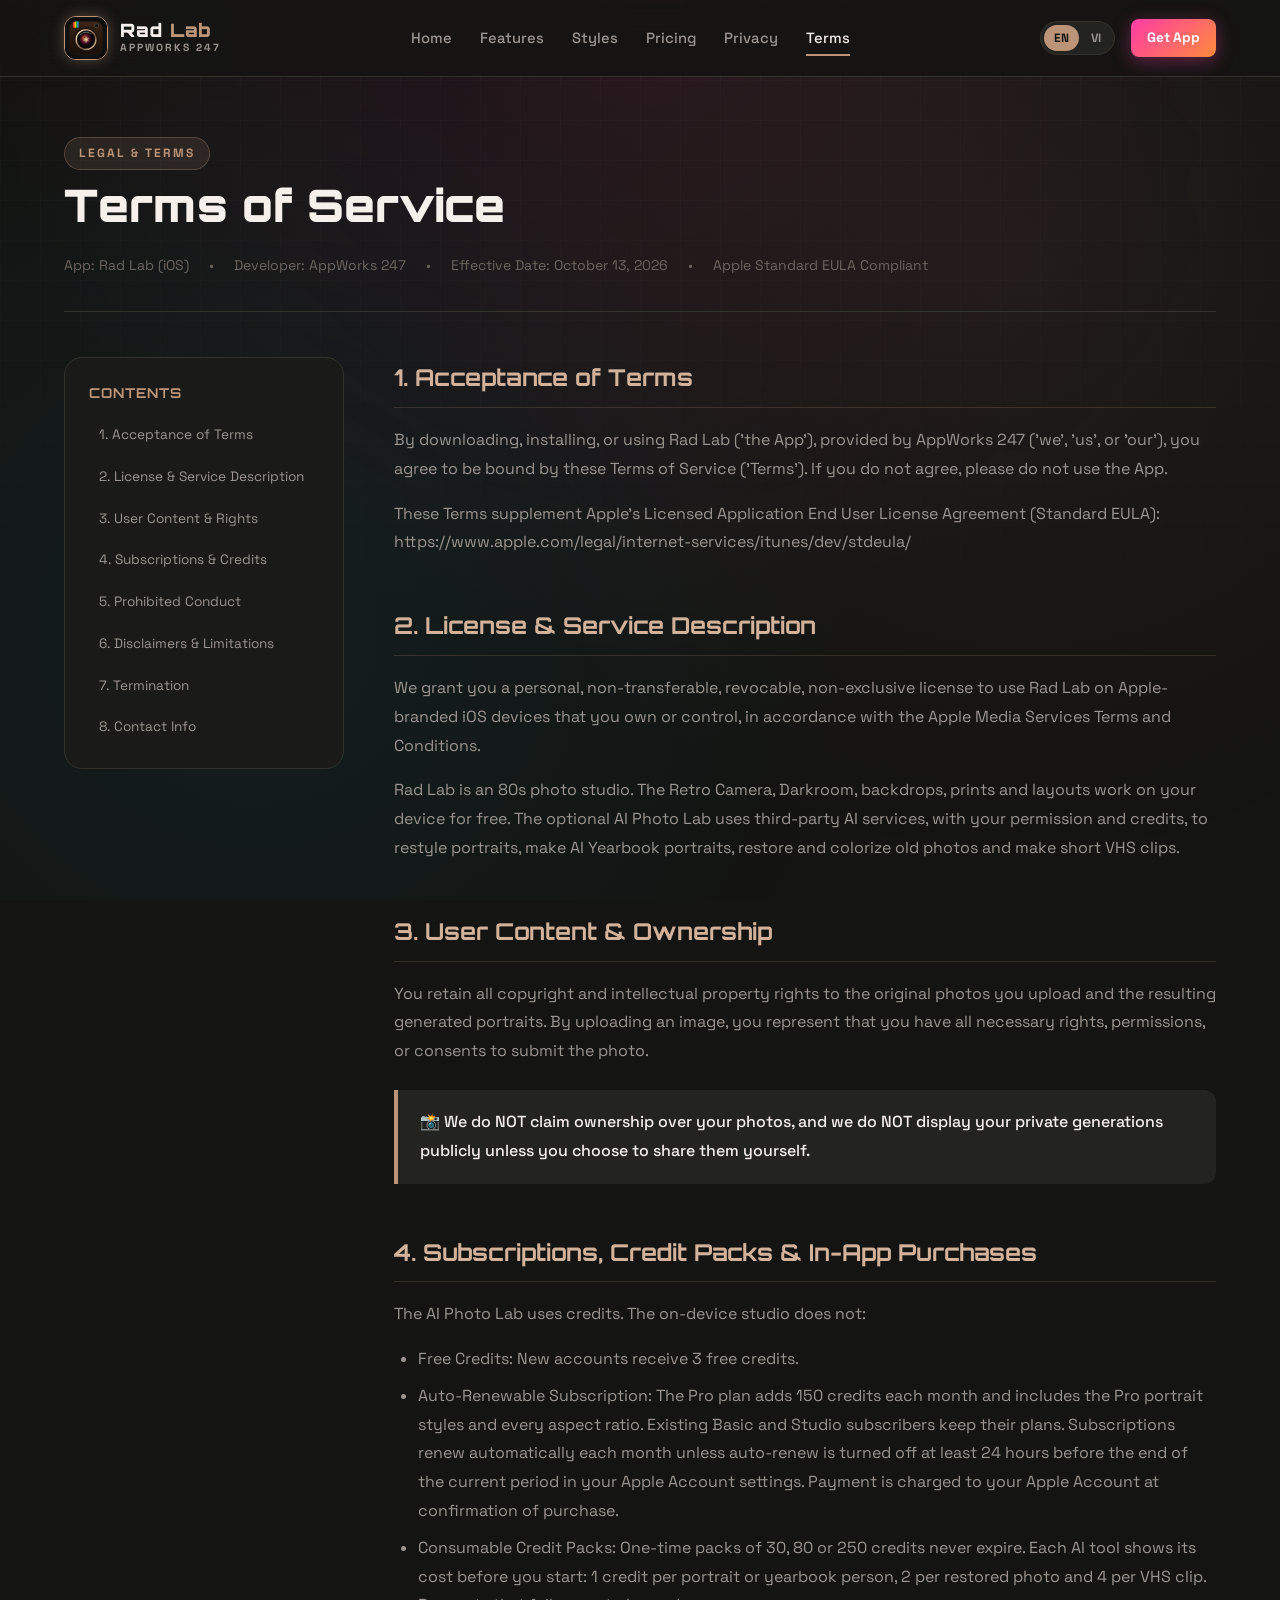
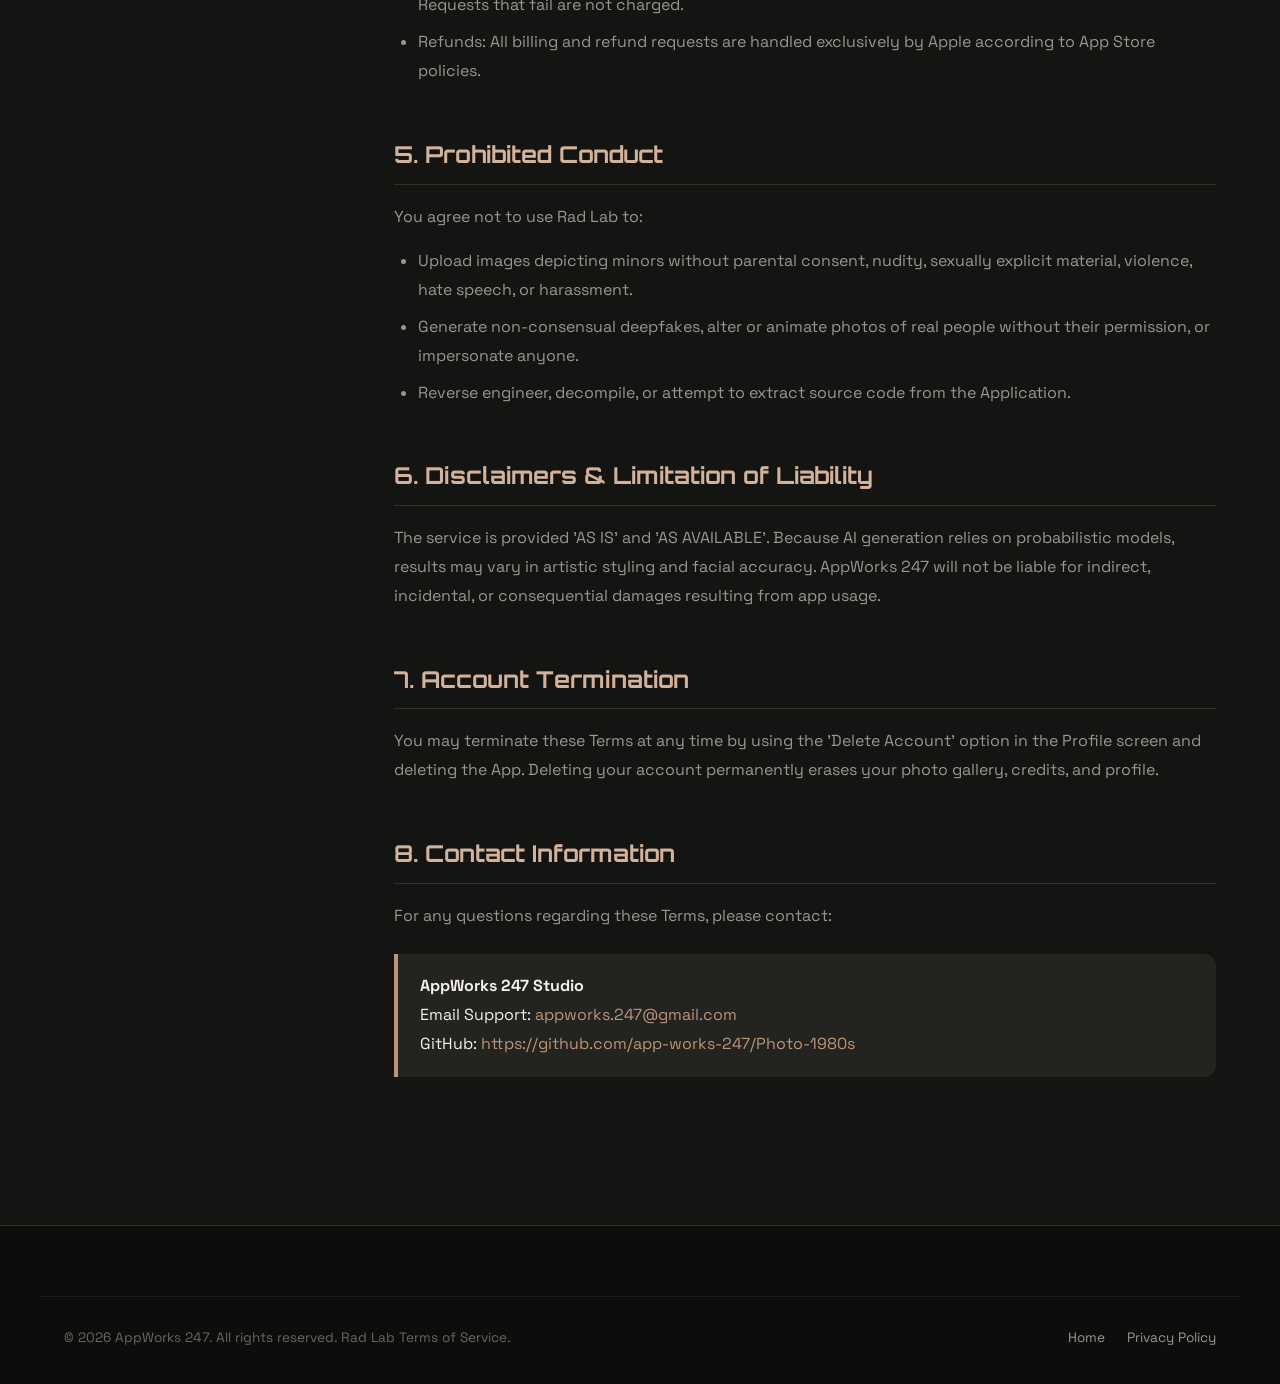
<file: terms/index.html>
<!DOCTYPE html>
<html lang="en">
<head>
  <meta charset="UTF-8">
  <meta name="viewport" content="width=device-width, initial-scale=1.0">
  <title>Terms of Service — Rad Lab</title>
  <meta name="description" content="Terms of Service for Rad Lab (iOS App by AppWorks 247). Rules on subscriptions, credits, and AI usage.">
  <meta name="author" content="AppWorks 247">
  <base href="../">
  
  <link rel="icon" type="image/png" href="./assets/images/app-icon.png">
  <link rel="apple-touch-icon" href="./assets/images/app-icon.png">
  <link rel="stylesheet" href="./css/style.css">
</head>
<body>
  <div class="retro-grid-bg" aria-hidden="true"></div>

  <!-- Header -->
  <header class="site-header">
    <div class="container header-inner">
      <a href="./index.html" class="brand-logo" aria-label="Rad Lab Home">
        <img src="./assets/images/app-icon.png" alt="Rad Lab Icon" class="brand-icon">
        <div class="brand-text-wrap">
          <span class="brand-title">Rad <span>Lab</span></span>
          <span class="brand-tag">AppWorks 247</span>
        </div>
      </a>

      <nav class="desktop-nav" aria-label="Navigation">
        <a href="./index.html" class="nav-link">Home</a>
        <a href="./index.html#features" class="nav-link">Features</a>
        <a href="./index.html#styles" class="nav-link">Styles</a>
        <a href="./index.html#pricing" class="nav-link">Pricing</a>
        <a href="./privacy.html" class="nav-link">Privacy</a>
        <a href="./terms.html" class="nav-link active">Terms</a>
      </nav>

      <div class="header-actions">
        <div class="lang-switcher" role="group" aria-label="Language Switcher">
          <button type="button" class="lang-btn active" data-lang="en" aria-label="English">EN</button>
          <button type="button" class="lang-btn" data-lang="vi" aria-label="Tiếng Việt">VI</button>
        </div>
        <a href="./index.html#download" class="btn btn-primary btn-sm">Get App</a>
        <button type="button" class="mobile-menu-toggle" aria-label="Toggle Menu">
          <span></span><span></span><span></span>
        </button>
      </div>
    </div>

    <!-- Mobile Drawer -->
    <div class="mobile-drawer">
      <a href="./index.html" class="nav-link">Home</a>
      <a href="./index.html#features" class="nav-link">Features</a>
      <a href="./index.html#styles" class="nav-link">Styles</a>
      <a href="./index.html#pricing" class="nav-link">Pricing</a>
      <a href="./privacy.html" class="nav-link">Privacy Policy</a>
      <a href="./terms.html" class="nav-link active">Terms of Service</a>
    </div>
  </header>

  <!-- Legal Main Content -->
  <main class="legal-page">
    <div class="container">
      <div class="legal-header">
        <div class="badge-eyebrow" data-en="LEGAL & TERMS" data-vi="ĐIỀU KHOẢN DỊCH VỤ">LEGAL & TERMS</div>
        <h1 data-en="Terms of Service" data-vi="Điều Khoản Sử Dụng Dịch Vụ">Terms of Service</h1>
        <div class="legal-meta">
          <span data-en="App: Rad Lab (iOS)" data-vi="Ứng dụng: Rad Lab (iOS)">App: Rad Lab (iOS)</span>
          <span>•</span>
          <span data-en="Developer: AppWorks 247" data-vi="Nhà phát triển: AppWorks 247">Developer: AppWorks 247</span>
          <span>•</span>
          <span data-en="Effective Date: October 13, 2026" data-vi="Ngày hiệu lực: 13/10/2026">Effective Date: October 13, 2026</span>
          <span>•</span>
          <span data-en="Apple Standard EULA Compliant" data-vi="Tuân thủ chuẩn Apple EULA">Apple Standard EULA Compliant</span>
        </div>
      </div>

      <div class="legal-layout">
        <!-- Sidebar Table of Contents -->
        <aside class="legal-sidebar" aria-label="Table of Contents">
          <h4 data-en="CONTENTS" data-vi="MỤC LỤC">CONTENTS</h4>
          <ul class="toc-list">
            <li><a href="#term-1" class="toc-link" data-en="1. Acceptance of Terms" data-vi="1. Chấp thuận điều khoản">1. Acceptance of Terms</a></li>
            <li><a href="#term-2" class="toc-link" data-en="2. License & Service Description" data-vi="2. Cấp phép & Mô tả dịch vụ">2. License & Service Description</a></li>
            <li><a href="#term-3" class="toc-link" data-en="3. User Content & Rights" data-vi="3. Quyền nội dung người dùng">3. User Content & Rights</a></li>
            <li><a href="#term-4" class="toc-link" data-en="4. Subscriptions & Credits" data-vi="4. Gói đăng ký & Credits">4. Subscriptions & Credits</a></li>
            <li><a href="#term-5" class="toc-link" data-en="5. Prohibited Conduct" data-vi="5. Hành vi bị nghiêm cấm">5. Prohibited Conduct</a></li>
            <li><a href="#term-6" class="toc-link" data-en="6. Disclaimers & Limitations" data-vi="6. Giới hạn trách nhiệm">6. Disclaimers & Limitations</a></li>
            <li><a href="#term-7" class="toc-link" data-en="7. Termination" data-vi="7. Chấm dứt dịch vụ">7. Termination</a></li>
            <li><a href="#term-8" class="toc-link" data-en="8. Contact Info" data-vi="8. Thông tin liên hệ">8. Contact Info</a></li>
          </ul>
        </aside>

        <!-- Legal Content -->
        <article class="legal-content">
          <section id="term-1">
            <h2 data-en="1. Acceptance of Terms" data-vi="1. Chấp thuận điều khoản sử dụng">1. Acceptance of Terms</h2>
            <p data-en="By downloading, installing, or using Rad Lab ('the App'), provided by AppWorks 247 ('we', 'us', or 'our'), you agree to be bound by these Terms of Service ('Terms'). If you do not agree, please do not use the App." data-vi="Bằng việc tải xuống, cài đặt hoặc sử dụng Rad Lab ('Ứng dụng') do AppWorks 247 ('chúng tôi') cung cấp, bạn đồng ý tuân thủ các Điều khoản sử dụng này ('Điều khoản'). Nếu bạn không đồng ý, vui lòng không sử dụng ứng dụng.">
              By downloading, installing, or using Rad Lab ("the App"), provided by AppWorks 247 ("we", "us", or "our"), you agree to be bound by these Terms of Service ("Terms"). If you do not agree, please do not use the App.
            </p>
            <p data-en="These Terms supplement Apple's Licensed Application End User License Agreement (Standard EULA): https://www.apple.com/legal/internet-services/itunes/dev/stdeula/" data-vi="Các Điều khoản này bổ sung cho Thỏa thuận cấp phép người dùng cuối tiêu chuẩn của Apple (Standard EULA): https://www.apple.com/legal/internet-services/itunes/dev/stdeula/">
              These Terms supplement Apple's Licensed Application End User License Agreement (Standard EULA): https://www.apple.com/legal/internet-services/itunes/dev/stdeula/
            </p>
          </section>

          <section id="term-2">
            <h2 data-en="2. License & Service Description" data-vi="2. Giấy phép sử dụng & Mô tả dịch vụ">2. License & Service Description</h2>
            <p data-en="We grant you a personal, non-transferable, revocable, non-exclusive license to use Rad Lab on Apple-branded iOS devices that you own or control, in accordance with the Apple Media Services Terms and Conditions." data-vi="Chúng tôi cấp cho bạn quyền cá nhân, không thể chuyển nhượng, có thể thu hồi và không độc quyền để sử dụng Rad Lab trên các thiết bị iOS thuộc quyền sở hữu hoặc quản lý của bạn theo đúng Điều khoản dịch vụ Apple Media.">
              We grant you a personal, non-transferable, revocable, non-exclusive license to use Rad Lab on Apple-branded iOS devices that you own or control, in accordance with the Apple Media Services Terms and Conditions.
            </p>
            <p data-en="Rad Lab is an 80s photo studio. The Retro Camera, Darkroom, backdrops, prints and layouts work on your device for free. The optional AI Photo Lab uses third-party AI services, with your permission and credits, to restyle portraits, make AI Yearbook portraits, restore and colorize old photos and make short VHS clips." data-vi="Rad Lab là studio ảnh thập niên 80. Máy ảnh Retro, Phòng tráng, phông nền, kiểu in và ghép ảnh chạy miễn phí trên máy của bạn. AI Photo Lab (tùy chọn) dùng dịch vụ AI của bên thứ ba, khi bạn đồng ý và có credit, để đổi phong cách chân dung, tạo ảnh Kỷ yếu AI, phục hồi và tô màu ảnh cũ, và tạo clip VHS ngắn.">
              Rad Lab is an 80s photo studio. The Retro Camera, Darkroom, backdrops, prints and layouts work on your device for free. The optional AI Photo Lab uses third-party AI services, with your permission and credits, to restyle portraits, make AI Yearbook portraits, restore and colorize old photos and make short VHS clips.
            </p>
          </section>

          <section id="term-3">
            <h2 data-en="3. User Content & Ownership" data-vi="3. Quyền sở hữu nội dung người dùng">3. User Content & Ownership</h2>
            <p data-en="You retain all copyright and intellectual property rights to the original photos you upload and the resulting generated portraits. By uploading an image, you represent that you have all necessary rights, permissions, or consents to submit the photo." data-vi="Bạn giữ toàn bộ quyền tác giả và quyền sở hữu trí tuệ đối với các bức ảnh gốc bạn tải lên cũng như các bức ảnh chân dung được tạo ra. Bằng việc tải ảnh lên, bạn xác nhận rằng bạn có đầy đủ quyền và sự đồng thuận hợp pháp đối với bức ảnh đó.">
              You retain all copyright and intellectual property rights to the original photos you upload and the resulting generated portraits. By uploading an image, you represent that you have all necessary rights, permissions, or consents to submit the photo.
            </p>
            <div class="legal-callout">
              <p data-en="📸 We do NOT claim ownership over your photos, and we do NOT display your private generations publicly unless you choose to share them yourself." data-vi="📸 Chúng tôi KHÔNG tuyên bố quyền sở hữu đối với ảnh của bạn, và KHÔNG bao giờ công khai ảnh cá nhân của bạn trừ khi bạn tự mình chia sẻ.">
                📸 We do NOT claim ownership over your photos, and we do NOT display your private generations publicly unless you choose to share them yourself.
              </p>
            </div>
          </section>

          <section id="term-4">
            <h2 data-en="4. Subscriptions, Credit Packs & In-App Purchases" data-vi="4. Gói thuê bao, nạp credit & giao dịch trong ứng dụng">4. Subscriptions, Credit Packs & In-App Purchases</h2>
            <p data-en="The AI Photo Lab uses credits. The on-device studio does not:" data-vi="AI Photo Lab dùng credit. Studio trên máy thì không:">
              The AI Photo Lab uses credits. The on-device studio does not:
            </p>
            <ul>
              <li data-en="Free Credits: New accounts receive 3 free credits." data-vi="Credit miễn phí: Tài khoản mới được tặng 3 credit.">Free Credits: New accounts receive 3 free credits.</li>
              <li data-en="Auto-Renewable Subscription: The Pro plan adds 150 credits each month and includes the Pro portrait styles and every aspect ratio. Existing Basic and Studio subscribers keep their plans. Subscriptions renew automatically each month unless auto-renew is turned off at least 24 hours before the end of the current period in your Apple Account settings. Payment is charged to your Apple Account at confirmation of purchase." data-vi="Gói thuê bao tự động gia hạn: Gói Pro cộng 150 credit mỗi tháng, kèm các style chân dung Pro và mọi tỉ lệ khung. Người đang dùng gói Basic và Studio được giữ nguyên gói. Gói tự động gia hạn hằng tháng trừ khi bạn tắt tự gia hạn ít nhất 24 giờ trước khi kỳ hiện tại kết thúc trong cài đặt Tài khoản Apple. Tiền được tính vào Tài khoản Apple khi bạn xác nhận mua.">Auto-Renewable Subscription: The Pro plan adds 150 credits each month and includes the Pro portrait styles and every aspect ratio. Existing Basic and Studio subscribers keep their plans. Subscriptions renew automatically each month unless auto-renew is turned off at least 24 hours before the end of the current period in your Apple Account settings. Payment is charged to your Apple Account at confirmation of purchase.</li>
              <li data-en="Consumable Credit Packs: One-time packs of 30, 80 or 250 credits never expire. Each AI tool shows its cost before you start: 1 credit per portrait or yearbook person, 2 per restored photo and 4 per VHS clip. Requests that fail are not charged." data-vi="Gói credit mua một lần: Gói 30, 80 hoặc 250 credit không bao giờ hết hạn. Mỗi công cụ AI hiện giá trước khi bắt đầu: 1 credit cho mỗi ảnh chân dung hoặc mỗi người trong kỷ yếu, 2 credit cho mỗi ảnh phục hồi và 4 credit cho mỗi clip VHS. Yêu cầu bị lỗi không bị tính phí.">Consumable Credit Packs: One-time packs of 30, 80 or 250 credits never expire. Each AI tool shows its cost before you start: 1 credit per portrait or yearbook person, 2 per restored photo and 4 per VHS clip. Requests that fail are not charged.</li>
              <li data-en="Refunds: All billing and refund requests are handled exclusively by Apple according to App Store policies." data-vi="Hoàn tiền: Toàn bộ vấn đề thanh toán và yêu cầu hoàn tiền do Apple xử lý trực tiếp theo chính sách của App Store.">Refunds: All billing and refund requests are handled exclusively by Apple according to App Store policies.</li>
            </ul>
          </section>

          <section id="term-5">
            <h2 data-en="5. Prohibited Conduct" data-vi="5. Các hành vi bị nghiêm cấm">5. Prohibited Conduct</h2>
            <p data-en="You agree not to use Rad Lab to:" data-vi="Bạn cam kết không sử dụng Rad Lab cho các mục đích sau:">
              You agree not to use Rad Lab to:
            </p>
            <ul>
              <li data-en="Upload images depicting minors without parental consent, nudity, sexually explicit material, violence, hate speech, or harassment." data-vi="Tải lên hình ảnh trẻ vị thành niên khi chưa có sự đồng ý của cha mẹ, ảnh khỏa thân, khiêu dâm, bạo lực, ngôn từ thù địch hoặc quấy rối.">Upload images depicting minors without parental consent, nudity, sexually explicit material, violence, hate speech, or harassment.</li>
              <li data-en="Generate non-consensual deepfakes, alter or animate photos of real people without their permission, or impersonate anyone." data-vi="Tạo deepfake khi chưa được đồng ý, chỉnh sửa hoặc làm chuyển động ảnh người thật khi chưa được phép, hoặc giả mạo bất kỳ ai.">Generate non-consensual deepfakes, alter or animate photos of real people without their permission, or impersonate anyone.</li>
              <li data-en="Reverse engineer, decompile, or attempt to extract source code from the Application." data-vi="Dịch ngược mã nguồn (reverse engineer) hoặc tìm cách trích xuất mã nguồn của ứng dụng.">Reverse engineer, decompile, or attempt to extract source code from the Application.</li>
            </ul>
          </section>

          <section id="term-6">
            <h2 data-en="6. Disclaimers & Limitation of Liability" data-vi="6. Tuyên bố miễn trừ & Giới hạn trách nhiệm">6. Disclaimers & Limitation of Liability</h2>
            <p data-en="The service is provided 'AS IS' and 'AS AVAILABLE'. Because AI generation relies on probabilistic models, results may vary in artistic styling and facial accuracy. AppWorks 247 will not be liable for indirect, incidental, or consequential damages resulting from app usage." data-vi="Dịch vụ được cung cấp trên nguyên tắc 'NGUYÊN TRẠNG' (AS IS). Do công nghệ AI phụ thuộc vào các mô hình xác suất, kết quả tạo ra có thể có sự khác biệt về phong cách nghệ thuật. AppWorks 247 không chịu trách nhiệm đối với các thiệt hại gián tiếp phát sinh từ việc sử dụng ứng dụng.">
              The service is provided "AS IS" and "AS AVAILABLE". Because AI generation relies on probabilistic models, results may vary in artistic styling and facial accuracy. AppWorks 247 will not be liable for indirect, incidental, or consequential damages resulting from app usage.
            </p>
          </section>

          <section id="term-7">
            <h2 data-en="7. Account Termination" data-vi="7. Chấm dứt tài khoản">7. Account Termination</h2>
            <p data-en="You may terminate these Terms at any time by using the 'Delete Account' option in the Profile screen and deleting the App. Deleting your account permanently erases your photo gallery, credits, and profile." data-vi="Bạn có thể chấm dứt Điều khoản này bất kỳ lúc nào bằng cách sử dụng tùy chọn 'Xóa tài khoản' (Delete Account) trong màn hình Hồ sơ và gỡ bỏ ứng dụng. Thao tác này sẽ xóa vĩnh viễn thư viện ảnh, credits và hồ sơ của bạn.">
              You may terminate these Terms at any time by using the "Delete Account" option in the Profile screen and deleting the App. Deleting your account permanently erases your photo gallery, credits, and profile.
            </p>
          </section>

          <section id="term-8">
            <h2 data-en="8. Contact Information" data-vi="8. Thông tin liên hệ">8. Contact Information</h2>
            <p data-en="For any questions regarding these Terms, please contact:" data-vi="Mọi câu hỏi liên quan đến Điều khoản sử dụng, vui lòng liên hệ:">
              For any questions regarding these Terms, please contact:
            </p>
            <div class="legal-callout">
              <strong data-en="AppWorks 247 Studio" data-vi="Nhà phát triển: AppWorks 247 Studio">AppWorks 247 Studio</strong><br>
              <span data-en="Email Support: " data-vi="Email hỗ trợ: ">Email Support: </span><a href="mailto:appworks.247@gmail.com" style="color: var(--color-gold);">appworks.247@gmail.com</a><br>
              <span data-en="GitHub: " data-vi="Kho mã nguồn GitHub: ">GitHub: </span><a href="https://github.com/app-works-247/Photo-1980s" target="_blank" rel="noopener" style="color: var(--color-gold);">https://github.com/app-works-247/Photo-1980s</a>
            </div>
          </section>
        </article>
      </div>
    </div>
  </main>

  <!-- Footer -->
  <footer class="site-footer">
    <div class="container footer-bottom">
      <p>© 2026 AppWorks 247. All rights reserved. Rad Lab Terms of Service.</p>
      <div>
        <a href="./index.html" style="margin-right: 18px; color: var(--color-text-secondary);">Home</a>
        <a href="./privacy.html" style="color: var(--color-text-secondary);">Privacy Policy</a>
      </div>
    </div>
  </footer>

  <script src="./js/main.js"></script>
</body>
</html>
</file>
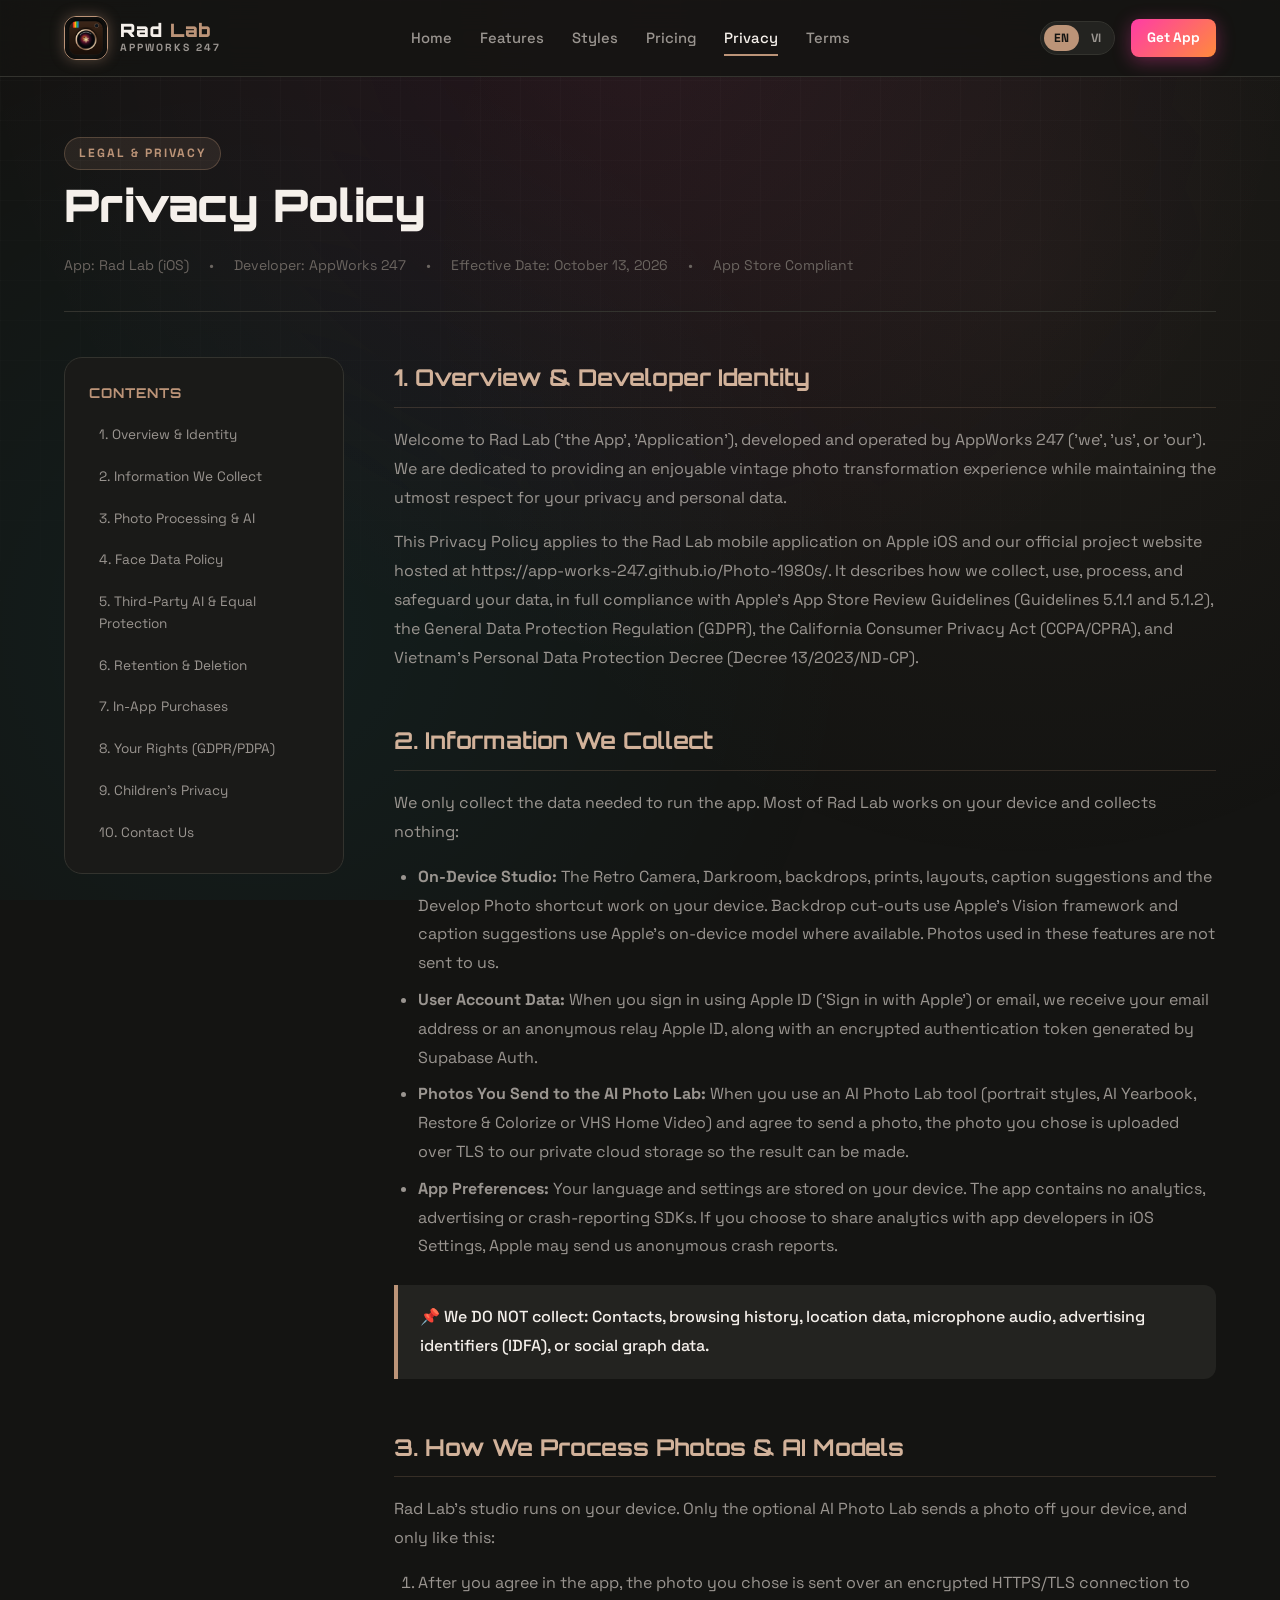
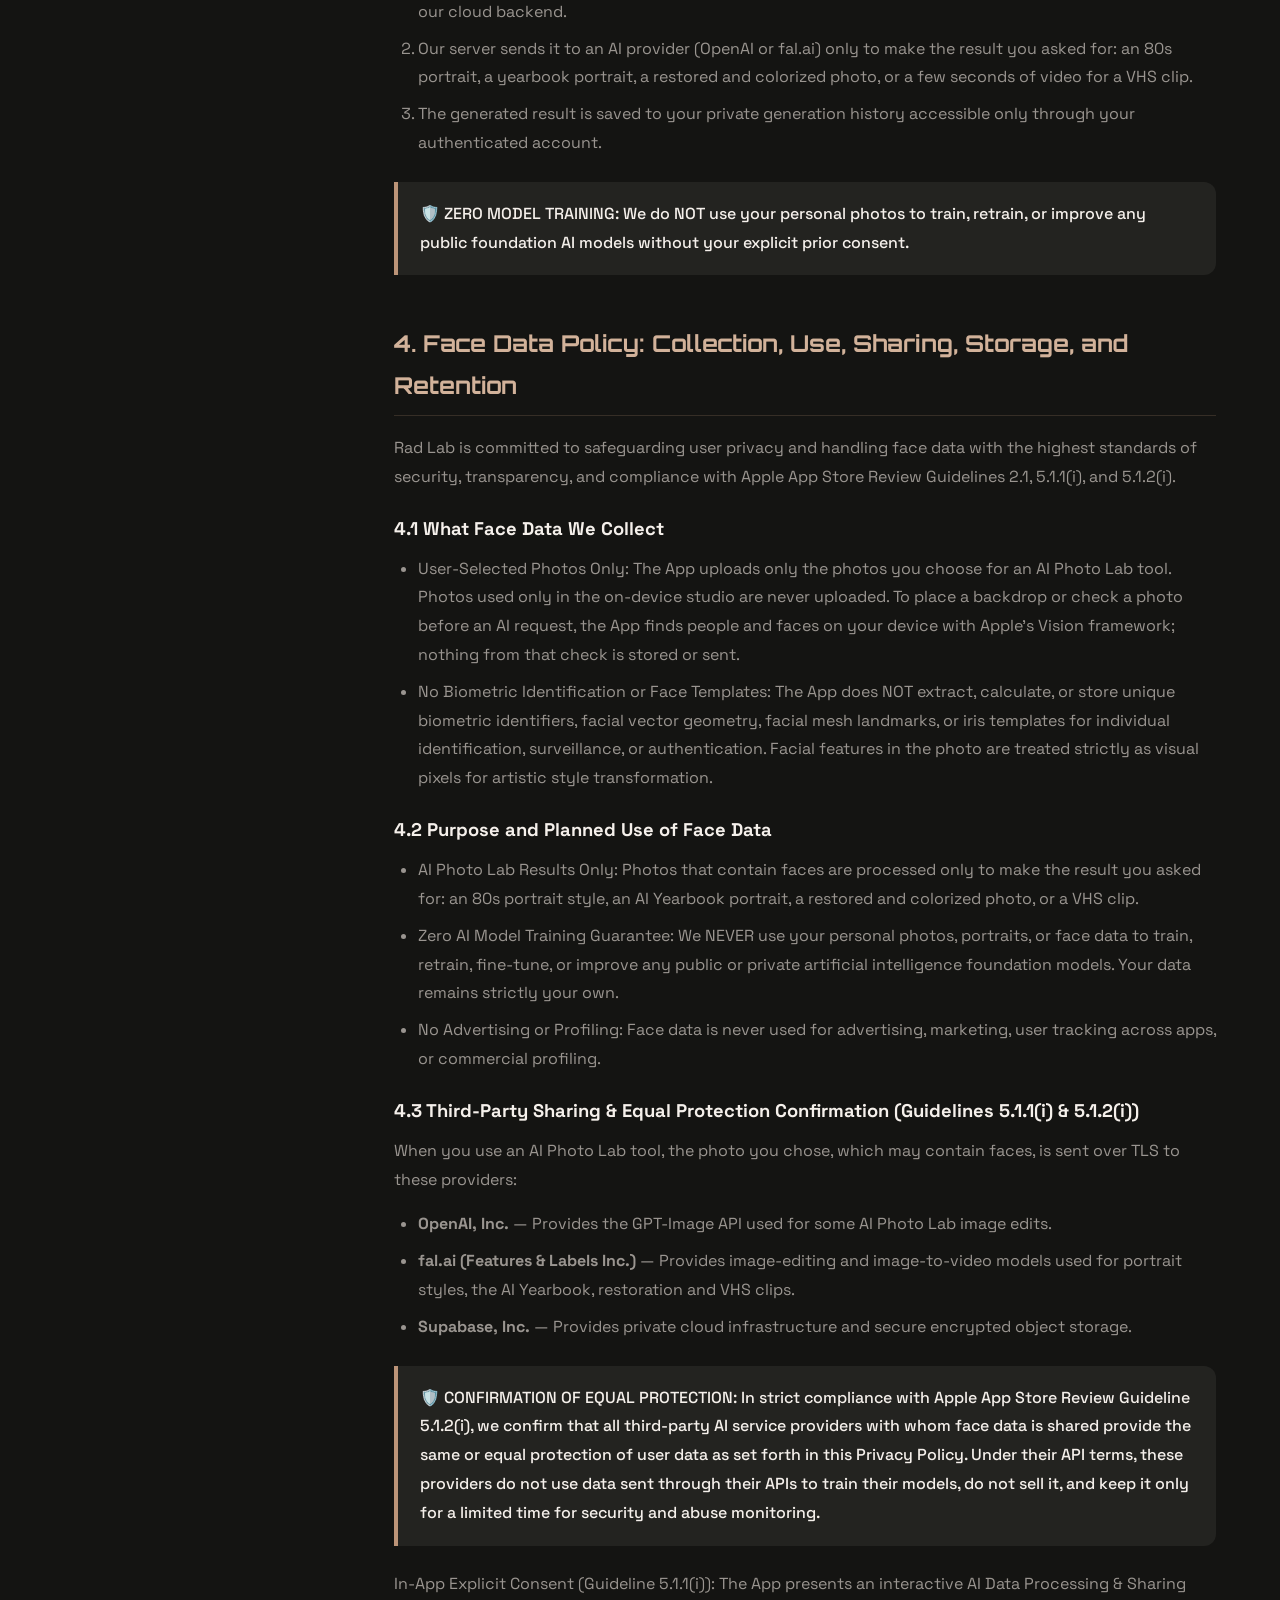
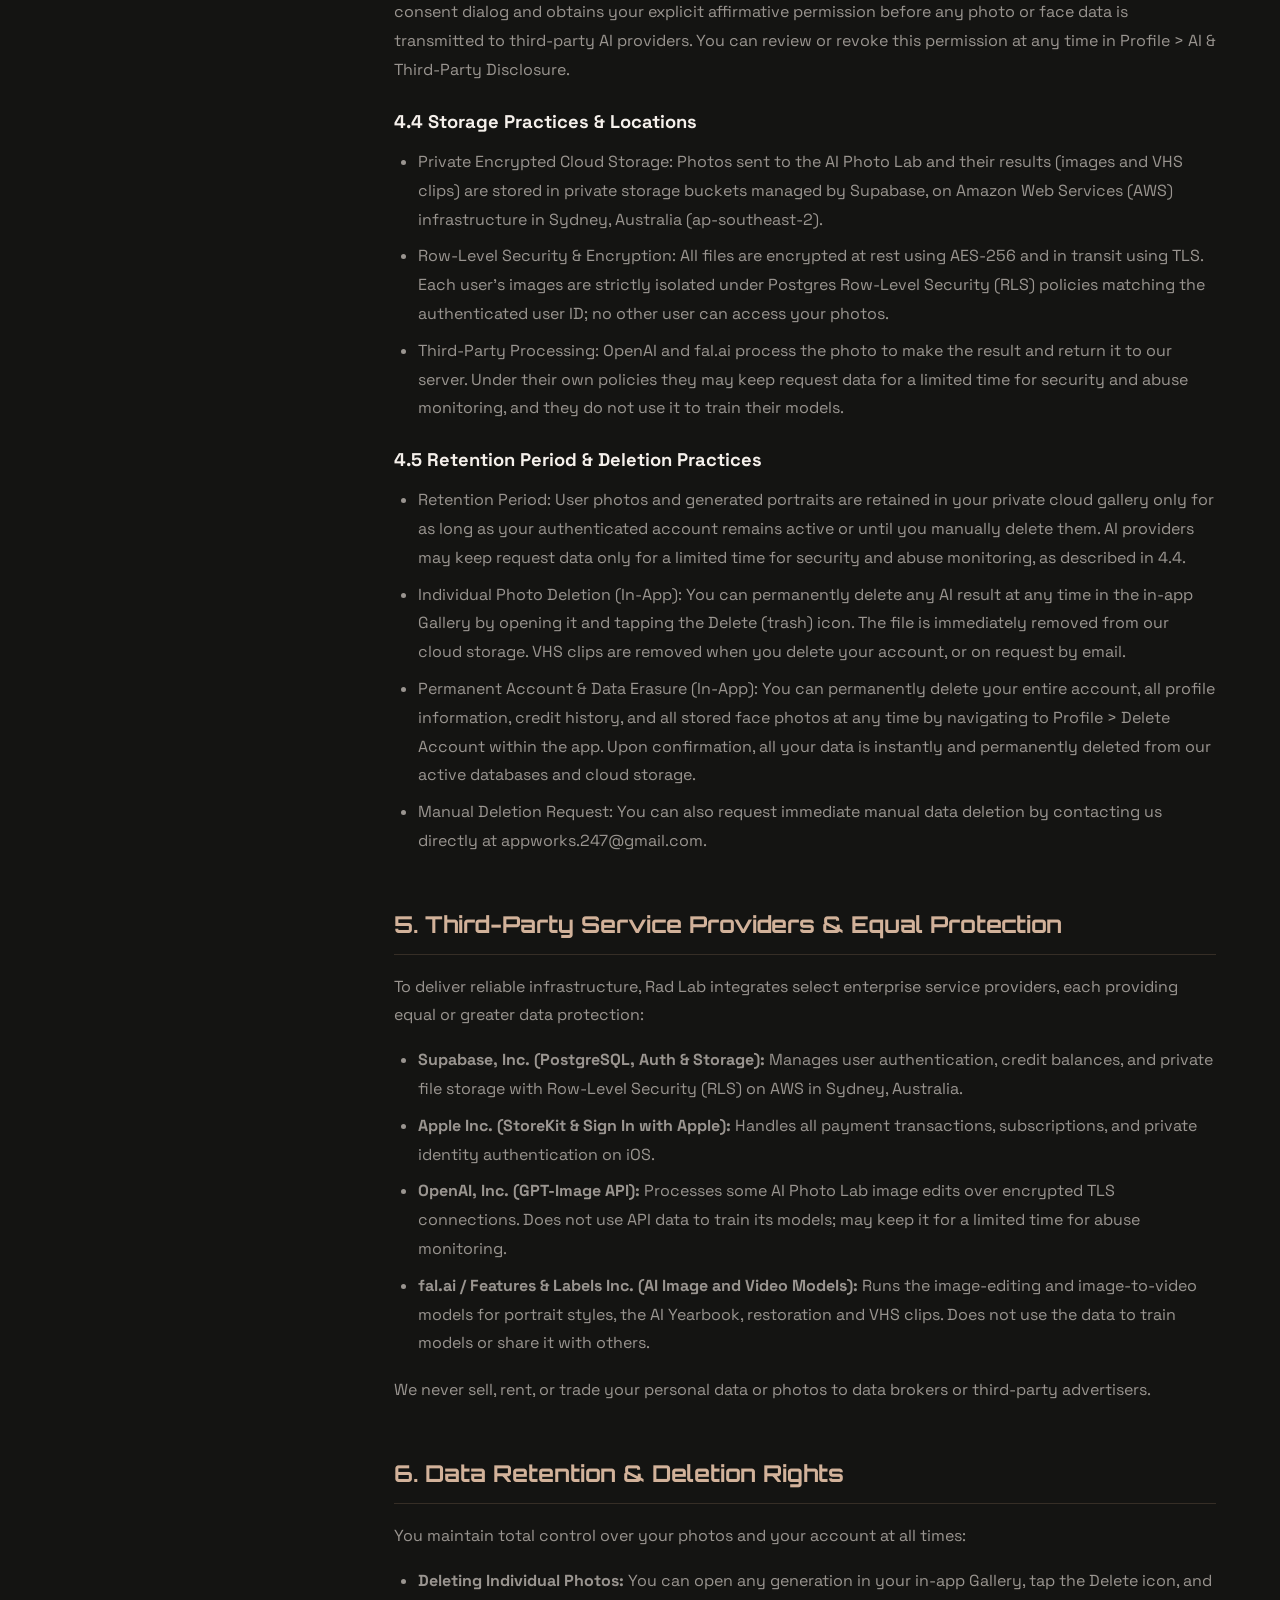
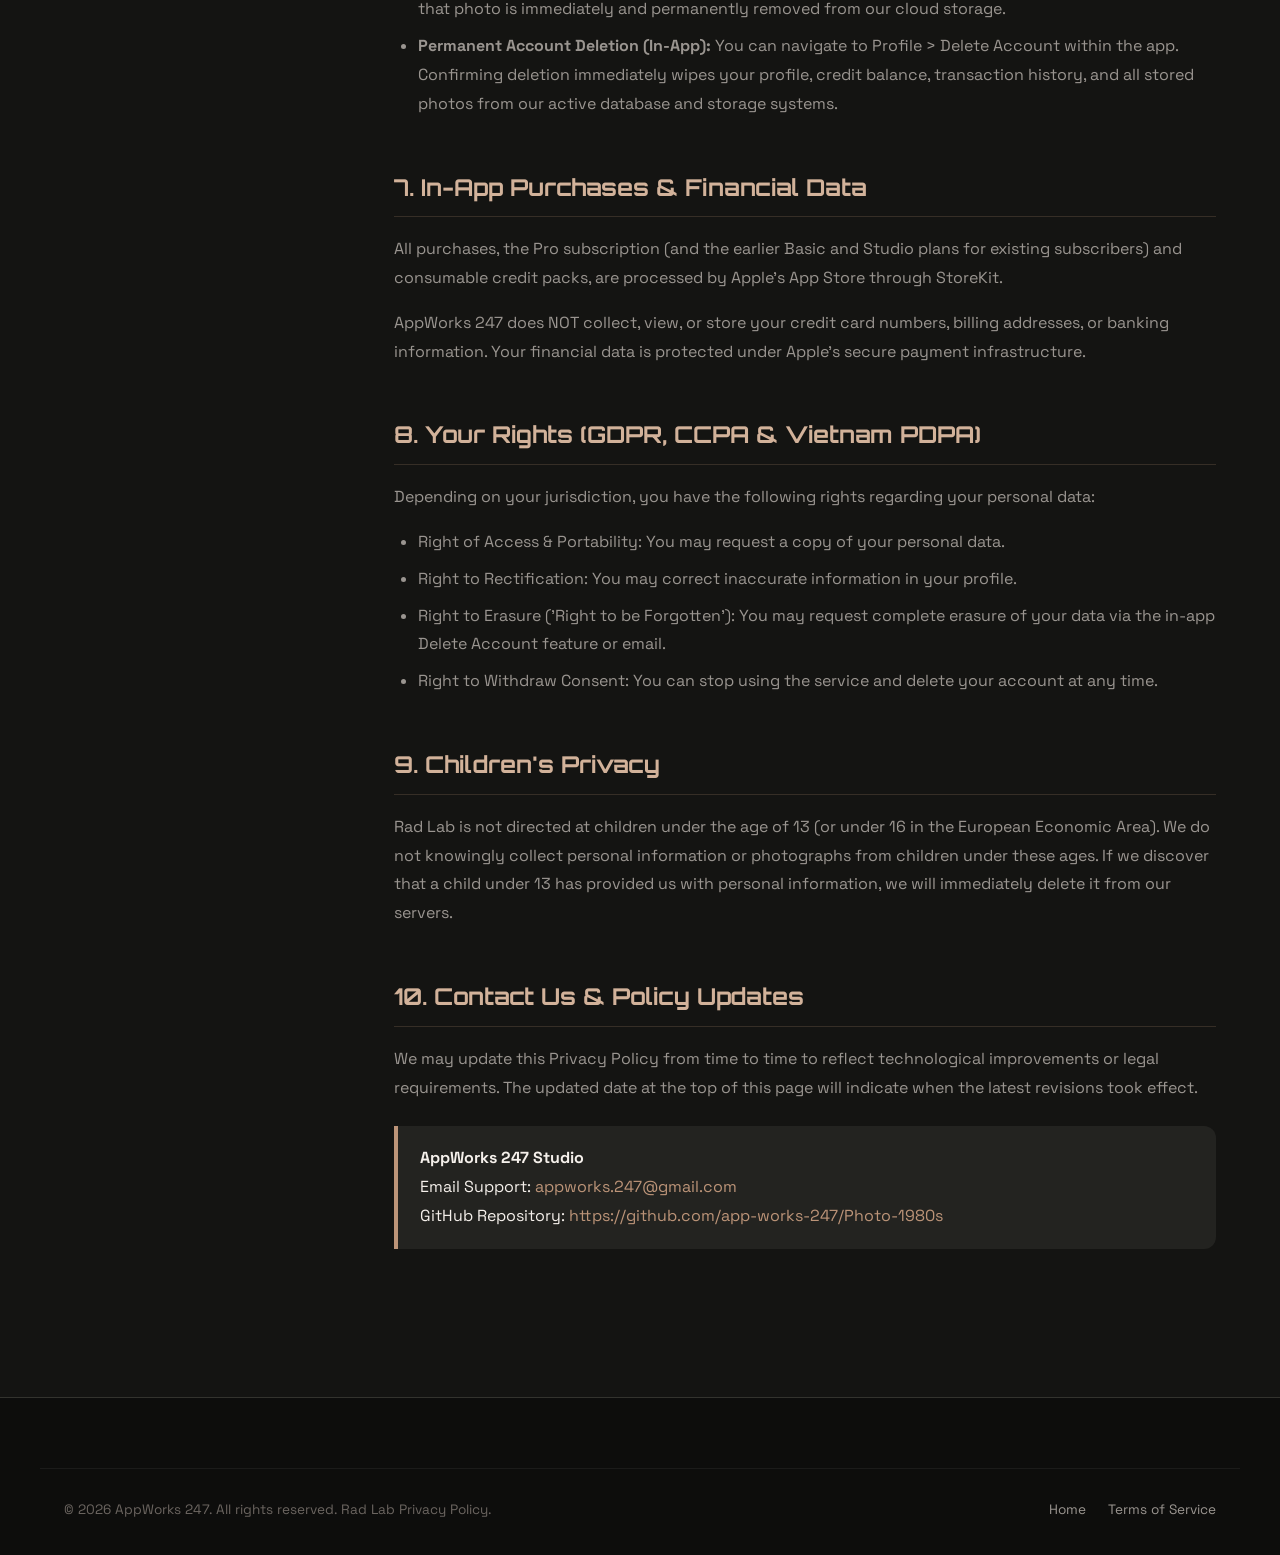
<file: privacy.html>
<!DOCTYPE html>
<html lang="en">
<head>
  <meta charset="UTF-8">
  <meta name="viewport" content="width=device-width, initial-scale=1.0">
  <title>Privacy Policy — Rad Lab</title>
  <meta name="description" content="Privacy Policy for Rad Lab (iOS App by AppWorks 247). Learn how we handle your photos, AI data processing, and deletion rights.">
  <meta name="author" content="AppWorks 247">
  
  <link rel="icon" type="image/png" href="./assets/images/app-icon.png">
  <link rel="apple-touch-icon" href="./assets/images/app-icon.png">
  <link rel="stylesheet" href="./css/style.css">
</head>
<body>
  <div class="retro-grid-bg" aria-hidden="true"></div>

  <!-- Header -->
  <header class="site-header">
    <div class="container header-inner">
      <a href="./index.html" class="brand-logo" aria-label="Rad Lab Home">
        <img src="./assets/images/app-icon.png" alt="Rad Lab Icon" class="brand-icon">
        <div class="brand-text-wrap">
          <span class="brand-title">Rad <span>Lab</span></span>
          <span class="brand-tag">AppWorks 247</span>
        </div>
      </a>

      <nav class="desktop-nav" aria-label="Navigation">
        <a href="./index.html" class="nav-link">Home</a>
        <a href="./index.html#features" class="nav-link">Features</a>
        <a href="./index.html#styles" class="nav-link">Styles</a>
        <a href="./index.html#pricing" class="nav-link">Pricing</a>
        <a href="./privacy.html" class="nav-link active">Privacy</a>
        <a href="./terms.html" class="nav-link">Terms</a>
      </nav>

      <div class="header-actions">
        <div class="lang-switcher" role="group" aria-label="Language Switcher">
          <button type="button" class="lang-btn active" data-lang="en" aria-label="English">EN</button>
          <button type="button" class="lang-btn" data-lang="vi" aria-label="Tiếng Việt">VI</button>
        </div>
        <a href="./index.html#download" class="btn btn-primary btn-sm">Get App</a>
        <button type="button" class="mobile-menu-toggle" aria-label="Toggle Menu">
          <span></span><span></span><span></span>
        </button>
      </div>
    </div>

    <!-- Mobile Drawer -->
    <div class="mobile-drawer">
      <a href="./index.html" class="nav-link">Home</a>
      <a href="./index.html#features" class="nav-link">Features</a>
      <a href="./index.html#styles" class="nav-link">Styles</a>
      <a href="./index.html#pricing" class="nav-link">Pricing</a>
      <a href="./privacy.html" class="nav-link active">Privacy Policy</a>
      <a href="./terms.html" class="nav-link">Terms of Service</a>
    </div>
  </header>

  <!-- Legal Main Content -->
  <main class="legal-page">
    <div class="container">
      <div class="legal-header">
        <div class="badge-eyebrow" data-en="LEGAL & PRIVACY" data-vi="PHÁP LÝ & BẢO MẬT">LEGAL & PRIVACY</div>
        <h1 data-en="Privacy Policy" data-vi="Chính Sách Quyền Riêng Tư">Privacy Policy</h1>
        <div class="legal-meta">
          <span data-en="App: Rad Lab (iOS)" data-vi="Ứng dụng: Rad Lab (iOS)">App: Rad Lab (iOS)</span>
          <span>•</span>
          <span data-en="Developer: AppWorks 247" data-vi="Nhà phát triển: AppWorks 247">Developer: AppWorks 247</span>
          <span>•</span>
          <span data-en="Effective Date: October 13, 2026" data-vi="Ngày hiệu lực: 13/10/2026">Effective Date: October 13, 2026</span>
          <span>•</span>
          <span data-en="App Store Compliant" data-vi="Tuân thủ tiêu chuẩn App Store">App Store Compliant</span>
        </div>
      </div>

      <div class="legal-layout">
        <!-- Table of contents sidebar -->
        <aside class="legal-sidebar" aria-label="Table of Contents">
          <h4 data-en="CONTENTS" data-vi="MỤC LỤC">CONTENTS</h4>
          <ul class="toc-list">
            <li><a href="#section-1" class="toc-link" data-en="1. Overview & Identity" data-vi="1. Tổng quan & Định danh">1. Overview & Identity</a></li>
            <li><a href="#section-2" class="toc-link" data-en="2. Information We Collect" data-vi="2. Dữ liệu thu thập">2. Information We Collect</a></li>
            <li><a href="#section-3" class="toc-link" data-en="3. Photo Processing & AI" data-vi="3. Xử lý ảnh & Công nghệ AI">3. Photo Processing & AI</a></li>
            <li><a href="#section-4" class="toc-link" data-en="4. Face Data Policy" data-vi="4. Dữ liệu khuôn mặt">4. Face Data Policy</a></li>
            <li><a href="#section-5" class="toc-link" data-en="5. Third-Party AI & Equal Protection" data-vi="5. Đối tác AI & Bảo vệ tương đương">5. Third-Party AI & Equal Protection</a></li>
            <li><a href="#section-6" class="toc-link" data-en="6. Retention & Deletion" data-vi="6. Lưu trữ & Quyền xóa">6. Retention & Deletion</a></li>
            <li><a href="#section-7" class="toc-link" data-en="7. In-App Purchases" data-vi="7. Giao dịch mua trong app">7. In-App Purchases</a></li>
            <li><a href="#section-8" class="toc-link" data-en="8. Your Rights (GDPR/PDPA)" data-vi="8. Quyền lợi người dùng">8. Your Rights (GDPR/PDPA)</a></li>
            <li><a href="#section-9" class="toc-link" data-en="9. Children's Privacy" data-vi="9. Quyền riêng tư trẻ em">9. Children's Privacy</a></li>
            <li><a href="#section-10" class="toc-link" data-en="10. Contact Us" data-vi="10. Liên hệ">10. Contact Us</a></li>
          </ul>
        </aside>

        <!-- Legal body text -->
        <article class="legal-content">
          <!-- Section 1 -->
          <section id="section-1">
            <h2 data-en="1. Overview & Developer Identity" data-vi="1. Tổng quan & Định danh nhà phát triển">1. Overview & Developer Identity</h2>
            <p data-en="Welcome to Rad Lab ('the App', 'Application'), developed and operated by AppWorks 247 ('we', 'us', or 'our'). We are dedicated to providing an enjoyable vintage photo transformation experience while maintaining the utmost respect for your privacy and personal data." data-vi="Chào mừng bạn đến với Rad Lab ('Ứng dụng'), được phát triển và vận hành bởi AppWorks 247 ('chúng tôi'). Chúng tôi cam kết mang đến trải nghiệm biến hóa ảnh thập niên 1980 thú vị đồng thời bảo vệ tối đa quyền riêng tư và dữ liệu cá nhân của bạn.">
              Welcome to Rad Lab ("the App", "Application"), developed and operated by AppWorks 247 ("we", "us", or "our"). We are dedicated to providing an enjoyable vintage photo transformation experience while maintaining the utmost respect for your privacy and personal data.
            </p>
            <p data-en="This Privacy Policy applies to the Rad Lab mobile application on Apple iOS and our official project website hosted at https://app-works-247.github.io/Photo-1980s/. It describes how we collect, use, process, and safeguard your data, in full compliance with Apple's App Store Review Guidelines (Guidelines 5.1.1 and 5.1.2), the General Data Protection Regulation (GDPR), the California Consumer Privacy Act (CCPA/CPRA), and Vietnam's Personal Data Protection Decree (Decree 13/2023/ND-CP)." data-vi="Chính sách này áp dụng cho ứng dụng di động Rad Lab trên iOS và trang web dự án chính thức tại https://app-works-247.github.io/Photo-1980s/. Chính sách giải thích rõ cách thức chúng tôi thu thập, sử dụng và bảo vệ dữ liệu của bạn, tuân thủ nghiêm ngặt Hướng dẫn Đánh giá App Store của Apple (Điều 5.1.1 và 5.1.2), GDPR, CCPA và Nghị định 13/2023/NĐ-CP của Việt Nam.">
              This Privacy Policy applies to the Rad Lab mobile application on Apple iOS and our official project website hosted at https://app-works-247.github.io/Photo-1980s/. It describes how we collect, use, process, and safeguard your data, in full compliance with Apple's App Store Review Guidelines (Guidelines 5.1.1 and 5.1.2), the General Data Protection Regulation (GDPR), the California Consumer Privacy Act (CCPA/CPRA), and Vietnam's Personal Data Protection Decree (Decree 13/2023/ND-CP).
            </p>
          </section>

          <!-- Section 2 -->
          <section id="section-2">
            <h2 data-en="2. Information We Collect" data-vi="2. Dữ liệu chúng tôi thu thập">2. Information We Collect</h2>
            <p data-en="We only collect the data needed to run the app. Most of Rad Lab works on your device and collects nothing:" data-vi="Chúng tôi chỉ thu thập dữ liệu cần thiết để app hoạt động. Phần lớn Rad Lab chạy ngay trên máy của bạn và không thu thập gì:">
              We only collect the data needed to run the app. Most of Rad Lab works on your device and collects nothing:
            </p>
            <ul>
              <li>
                <strong data-en="On-Device Studio: " data-vi="Studio trên máy: ">On-Device Studio: </strong>
                <span data-en="The Retro Camera, Darkroom, backdrops, prints, layouts, caption suggestions and the Develop Photo shortcut work on your device. Backdrop cut-outs use Apple's Vision framework and caption suggestions use Apple's on-device model where available. Photos used in these features are not sent to us." data-vi="Máy ảnh Retro, Phòng tráng, phông nền, kiểu in, ghép ảnh, gợi ý chú thích và phím tắt Develop Photo đều chạy trên máy của bạn. Tách nền dùng framework Vision của Apple, gợi ý chú thích dùng mô hình chạy trên máy của Apple (nếu thiết bị hỗ trợ). Ảnh dùng trong các tính năng này không được gửi cho chúng tôi.">The Retro Camera, Darkroom, backdrops, prints, layouts, caption suggestions and the Develop Photo shortcut work on your device. Backdrop cut-outs use Apple's Vision framework and caption suggestions use Apple's on-device model where available. Photos used in these features are not sent to us.</span>
              </li>
              <li>
                <strong data-en="User Account Data: " data-vi="Dữ liệu tài khoản: ">User Account Data: </strong>
                <span data-en="When you sign in using Apple ID ('Sign in with Apple') or email, we receive your email address or an anonymous relay Apple ID, along with an encrypted authentication token generated by Supabase Auth." data-vi="Khi bạn đăng nhập bằng Apple ID ('Đăng nhập bằng Apple') hoặc email, chúng tôi nhận địa chỉ email (hoặc email chuyển tiếp ẩn danh của Apple) và mã xác thực mã hóa do Supabase Auth quản lý.">When you sign in using Apple ID ("Sign in with Apple") or email, we receive your email address or an anonymous relay Apple ID, along with an encrypted authentication token generated by Supabase Auth.</span>
              </li>
              <li>
                <strong data-en="Photos You Send to the AI Photo Lab: " data-vi="Ảnh bạn gửi tới AI Photo Lab: ">Photos You Send to the AI Photo Lab: </strong>
                <span data-en="When you use an AI Photo Lab tool (portrait styles, AI Yearbook, Restore & Colorize or VHS Home Video) and agree to send a photo, the photo you chose is uploaded over TLS to our private cloud storage so the result can be made." data-vi="Khi bạn dùng một công cụ AI Photo Lab (style chân dung, Kỷ yếu AI, Phục hồi & tô màu hoặc Video VHS) và đồng ý gửi ảnh, ảnh bạn chọn được tải qua kết nối TLS lên kho lưu trữ riêng của chúng tôi để tạo kết quả.">When you use an AI Photo Lab tool (portrait styles, AI Yearbook, Restore & Colorize or VHS Home Video) and agree to send a photo, the photo you chose is uploaded over TLS to our private cloud storage so the result can be made.</span>
              </li>
              <li>
                <strong data-en="App Preferences: " data-vi="Tùy chọn trong app: ">App Preferences: </strong>
                <span data-en="Your language and settings are stored on your device. The app contains no analytics, advertising or crash-reporting SDKs. If you choose to share analytics with app developers in iOS Settings, Apple may send us anonymous crash reports." data-vi="Ngôn ngữ và cài đặt được lưu trên máy của bạn. App không chứa SDK phân tích, quảng cáo hay báo lỗi nào. Nếu bạn bật chia sẻ phân tích với nhà phát triển trong Cài đặt iOS, Apple có thể gửi cho chúng tôi báo cáo lỗi ẩn danh.">Your language and settings are stored on your device. The app contains no analytics, advertising or crash-reporting SDKs. If you choose to share analytics with app developers in iOS Settings, Apple may send us anonymous crash reports.</span>
              </li>
            </ul>

            <div class="legal-callout">
              <p data-en="📌 We DO NOT collect: Contacts, browsing history, location data, microphone audio, advertising identifiers (IDFA), or social graph data." data-vi="📌 Chúng tôi KHÔNG thu thập: Danh bạ điện thoại, lịch sử duyệt web, định vị GPS, ghi âm microphone, ID quảng cáo theo dõi (IDFA) hay mạng lưới bạn bè.">
                📌 We DO NOT collect: Contacts, browsing history, location data, microphone audio, advertising identifiers (IDFA), or social graph data.
              </p>
            </div>
          </section>

          <!-- Section 3 -->
          <section id="section-3">
            <h2 data-en="3. How We Process Photos & AI Models" data-vi="3. Quy trình xử lý ảnh & Mô hình AI">3. How We Process Photos & AI Models</h2>
            <p data-en="Rad Lab's studio runs on your device. Only the optional AI Photo Lab sends a photo off your device, and only like this:" data-vi="Studio của Rad Lab chạy trên máy của bạn. Chỉ AI Photo Lab (tùy chọn) mới gửi ảnh ra khỏi máy, theo cách sau:">
              Rad Lab's studio runs on your device. Only the optional AI Photo Lab sends a photo off your device, and only like this:
            </p>
            <ol>
              <li data-en="After you agree in the app, the photo you chose is sent over an encrypted HTTPS/TLS connection to our cloud backend." data-vi="Sau khi bạn đồng ý trong app, ảnh bạn chọn được gửi qua kết nối mã hóa HTTPS/TLS tới máy chủ đám mây của chúng tôi.">After you agree in the app, the photo you chose is sent over an encrypted HTTPS/TLS connection to our cloud backend.</li>
              <li data-en="Our server sends it to an AI provider (OpenAI or fal.ai) only to make the result you asked for: an 80s portrait, a yearbook portrait, a restored and colorized photo, or a few seconds of video for a VHS clip." data-vi="Máy chủ gửi ảnh tới nhà cung cấp AI (OpenAI hoặc fal.ai) chỉ để tạo kết quả bạn yêu cầu: chân dung 80s, ảnh kỷ yếu, ảnh được phục hồi và tô màu, hoặc vài giây video cho clip VHS.">Our server sends it to an AI provider (OpenAI or fal.ai) only to make the result you asked for: an 80s portrait, a yearbook portrait, a restored and colorized photo, or a few seconds of video for a VHS clip.</li>
              <li data-en="The generated result is saved to your private generation history accessible only through your authenticated account." data-vi="Bức ảnh hoàn thiện được lưu vào lịch sử tạo ảnh cá nhân của riêng bạn, chỉ có tài khoản của bạn mới có quyền truy cập.">The generated result is saved to your private generation history accessible only through your authenticated account.</li>
            </ol>
            <div class="legal-callout">
              <p data-en="🛡️ ZERO MODEL TRAINING: We do NOT use your personal photos to train, retrain, or improve any public foundation AI models without your explicit prior consent." data-vi="🛡️ KHÔNG HUẤN LUYỆN MÔ HÌNH: Chúng tôi TUYỆT ĐỐI KHÔNG sử dụng ảnh cá nhân của bạn để huấn luyện hoặc tinh chỉnh các mô hình AI công khai khi chưa có sự đồng ý rõ ràng.">
                🛡️ ZERO MODEL TRAINING: We do NOT use your personal photos to train, retrain, or improve any public foundation AI models without your explicit prior consent.
              </p>
            </div>
          </section>

          <!-- Section 4 -->
          <section id="section-4">
            <h2 data-en="4. Face Data Policy: Collection, Use, Sharing, Storage, and Retention" data-vi="4. Chính sách Dữ liệu Khuôn mặt: Thu thập, Sử dụng, Chia sẻ, Lưu trữ và Thời hạn">4. Face Data Policy: Collection, Use, Sharing, Storage, and Retention</h2>
            <p data-en="Rad Lab is committed to safeguarding user privacy and handling face data with the highest standards of security, transparency, and compliance with Apple App Store Review Guidelines 2.1, 5.1.1(i), and 5.1.2(i)." data-vi="Rad Lab cam kết bảo vệ tối đa quyền riêng tư và xử lý dữ liệu khuôn mặt với tiêu chuẩn an toàn, minh bạch cao nhất, tuân thủ nghiêm ngặt Hướng dẫn Đánh giá App Store của Apple (Điều 2.1, 5.1.1(i) và 5.1.2(i)).">
              Rad Lab is committed to safeguarding user privacy and handling face data with the highest standards of security, transparency, and compliance with Apple App Store Review Guidelines 2.1, 5.1.1(i), and 5.1.2(i).
            </p>

            <h3 data-en="4.1 What Face Data We Collect" data-vi="4.1 Dữ liệu khuôn mặt chúng tôi thu thập">4.1 What Face Data We Collect</h3>
            <ul>
              <li data-en="User-Selected Photos Only: The App uploads only the photos you choose for an AI Photo Lab tool. Photos used only in the on-device studio are never uploaded. To place a backdrop or check a photo before an AI request, the App finds people and faces on your device with Apple's Vision framework; nothing from that check is stored or sent." data-vi="Chỉ ảnh do người dùng chọn: Ứng dụng chỉ tải lên những ảnh bạn chọn cho công cụ AI Photo Lab. Ảnh chỉ dùng trong studio trên máy không bao giờ được tải lên. Để đặt phông nền hoặc kiểm tra ảnh trước khi gửi AI, app tìm người và khuôn mặt ngay trên máy bằng framework Vision của Apple; kết quả kiểm tra không được lưu hay gửi đi.">User-Selected Photos Only: The App uploads only the photos you choose for an AI Photo Lab tool. Photos used only in the on-device studio are never uploaded. To place a backdrop or check a photo before an AI request, the App finds people and faces on your device with Apple's Vision framework; nothing from that check is stored or sent.</li>
              <li data-en="No Biometric Identification or Face Templates: The App does NOT extract, calculate, or store unique biometric identifiers, facial vector geometry, facial mesh landmarks, or iris templates for individual identification, surveillance, or authentication. Facial features in the photo are treated strictly as visual pixels for artistic style transformation." data-vi="Không nhận diện sinh trắc học hoặc tạo mẫu khuôn mặt: Ứng dụng KHÔNG trích xuất, tính toán hay lưu trữ các mẫu nhận diện sinh trắc học độc nhất, vector hình học khuôn mặt hay mống mắt để nhận dạng cá nhân hoặc giám sát. Các đặc điểm khuôn mặt chỉ được xử lý dưới dạng điểm ảnh thị giác để biến đổi phong cách nghệ thuật.">No Biometric Identification or Face Templates: The App does NOT extract, calculate, or store unique biometric identifiers, facial vector geometry, facial mesh landmarks, or iris templates for individual identification, surveillance, or authentication. Facial features in the photo are treated strictly as visual pixels for artistic style transformation.</li>
            </ul>

            <h3 data-en="4.2 Purpose and Planned Use of Face Data" data-vi="4.2 Mục đích và Kế hoạch sử dụng dữ liệu khuôn mặt">4.2 Purpose and Planned Use of Face Data</h3>
            <ul>
              <li data-en="AI Photo Lab Results Only: Photos that contain faces are processed only to make the result you asked for: an 80s portrait style, an AI Yearbook portrait, a restored and colorized photo, or a VHS clip." data-vi="Chỉ để tạo kết quả AI Photo Lab: Ảnh có khuôn mặt chỉ được xử lý để tạo kết quả bạn yêu cầu: style chân dung 80s, ảnh Kỷ yếu AI, ảnh được phục hồi và tô màu, hoặc clip VHS.">AI Photo Lab Results Only: Photos that contain faces are processed only to make the result you asked for: an 80s portrait style, an AI Yearbook portrait, a restored and colorized photo, or a VHS clip.</li>
              <li data-en="Zero AI Model Training Guarantee: We NEVER use your personal photos, portraits, or face data to train, retrain, fine-tune, or improve any public or private artificial intelligence foundation models. Your data remains strictly your own." data-vi="Cam kết KHÔNG huấn luyện mô hình AI: Chúng tôi TUYỆT ĐỐI KHÔNG sử dụng ảnh chân dung hoặc dữ liệu khuôn mặt của bạn để huấn luyện, tinh chỉnh hay cải tiến bất kỳ mô hình trí tuệ nhân tạo công khai hay riêng tư nào.">Zero AI Model Training Guarantee: We NEVER use your personal photos, portraits, or face data to train, retrain, fine-tune, or improve any public or private artificial intelligence foundation models. Your data remains strictly your own.</li>
              <li data-en="No Advertising or Profiling: Face data is never used for advertising, marketing, user tracking across apps, or commercial profiling." data-vi="Không quảng cáo hoặc lập hồ sơ: Dữ liệu khuôn mặt không bao giờ được dùng để quảng cáo, theo dõi người dùng giữa các ứng dụng hoặc lập hồ sơ thương mại.">No Advertising or Profiling: Face data is never used for advertising, marketing, user tracking across apps, or commercial profiling.</li>
            </ul>

            <h3 data-en="4.3 Third-Party Sharing & Equal Protection Confirmation (Guidelines 5.1.1(i) & 5.1.2(i))" data-vi="4.3 Chia sẻ bên thứ ba & Xác nhận bảo vệ tương đương (Điều 5.1.1(i) & 5.1.2(i))">4.3 Third-Party Sharing & Equal Protection Confirmation (Guidelines 5.1.1(i) & 5.1.2(i))</h3>
            <p data-en="When you use an AI Photo Lab tool, the photo you chose, which may contain faces, is sent over TLS to these providers:" data-vi="Khi bạn dùng công cụ AI Photo Lab, ảnh bạn chọn (có thể chứa khuôn mặt) được gửi qua TLS tới các nhà cung cấp sau:">
              When you use an AI Photo Lab tool, the photo you chose, which may contain faces, is sent over TLS to these providers:
            </p>
            <ul>
              <li>
                <strong>OpenAI, Inc.</strong> — <span data-en="Provides the GPT-Image API used for some AI Photo Lab image edits." data-vi="Cung cấp API GPT-Image dùng cho một số thao tác chỉnh ảnh trong AI Photo Lab.">Provides the GPT-Image API used for some AI Photo Lab image edits.</span>
              </li>
              <li>
                <strong>fal.ai (Features & Labels Inc.)</strong> — <span data-en="Provides image-editing and image-to-video models used for portrait styles, the AI Yearbook, restoration and VHS clips." data-vi="Cung cấp các mô hình chỉnh ảnh và tạo video từ ảnh, dùng cho style chân dung, Kỷ yếu AI, phục hồi ảnh và clip VHS.">Provides image-editing and image-to-video models used for portrait styles, the AI Yearbook, restoration and VHS clips.</span>
              </li>
              <li>
                <strong>Supabase, Inc.</strong> — <span data-en="Provides private cloud infrastructure and secure encrypted object storage." data-vi="Cung cấp hạ tầng đám mây và kho lưu trữ tệp riêng biệt được mã hóa.">Provides private cloud infrastructure and secure encrypted object storage.</span>
              </li>
            </ul>
            <div class="legal-callout">
              <p data-en="🛡️ CONFIRMATION OF EQUAL PROTECTION: In strict compliance with Apple App Store Review Guideline 5.1.2(i), we confirm that all third-party AI service providers with whom face data is shared provide the same or equal protection of user data as set forth in this Privacy Policy. Under their API terms, these providers do not use data sent through their APIs to train their models, do not sell it, and keep it only for a limited time for security and abuse monitoring." data-vi="🛡️ XÁC NHẬN BẢO VỆ TƯƠNG ĐƯƠNG: Tuân thủ nghiêm ngặt Hướng dẫn Đánh giá App Store của Apple Điều 5.1.2(i), chúng tôi xác nhận rằng tất cả các đối tác AI bên thứ ba được chia sẻ dữ liệu khuôn mặt đều cam kết mức độ bảo vệ tương đương hoặc cao hơn so với Chính sách Quyền riêng tư này. Theo điều khoản API của họ, các nhà cung cấp này không dùng dữ liệu gửi qua API để huấn luyện mô hình, không bán dữ liệu, và chỉ lưu trong thời gian giới hạn để giám sát an ninh, chống lạm dụng.">
                🛡️ CONFIRMATION OF EQUAL PROTECTION: In strict compliance with Apple App Store Review Guideline 5.1.2(i), we confirm that all third-party AI service providers with whom face data is shared provide the same or equal protection of user data as set forth in this Privacy Policy. Under their API terms, these providers do not use data sent through their APIs to train their models, do not sell it, and keep it only for a limited time for security and abuse monitoring.
              </p>
            </div>
            <p data-en="In-App Explicit Consent (Guideline 5.1.1(i)): The App presents an interactive AI Data Processing & Sharing consent dialog and obtains your explicit affirmative permission before any photo or face data is transmitted to third-party AI providers. You can review or revoke this permission at any time in Profile > AI & Third-Party Disclosure." data-vi="Sự đồng ý rõ ràng trong ứng dụng (Điều 5.1.1(i)): Ứng dụng luôn hiển thị hộp thoại xin phép và chỉ gửi ảnh khi bạn chủ động cấp quyền. Bạn có thể xem lại hoặc hủy cấp quyền bất cứ lúc nào trong mục Hồ sơ > Minh bạch AI & Bên thứ ba.">
              In-App Explicit Consent (Guideline 5.1.1(i)): The App presents an interactive AI Data Processing & Sharing consent dialog and obtains your explicit affirmative permission before any photo or face data is transmitted to third-party AI providers. You can review or revoke this permission at any time in Profile > AI & Third-Party Disclosure.
            </p>

            <h3 data-en="4.4 Storage Practices & Locations" data-vi="4.4 Phương thức & Địa điểm lưu trữ">4.4 Storage Practices & Locations</h3>
            <ul>
              <li data-en="Private Encrypted Cloud Storage: Photos sent to the AI Photo Lab and their results (images and VHS clips) are stored in private storage buckets managed by Supabase, on Amazon Web Services (AWS) infrastructure in Sydney, Australia (ap-southeast-2)." data-vi="Lưu trữ đám mây mã hóa riêng biệt: Ảnh gửi tới AI Photo Lab và kết quả (ảnh và clip VHS) được lưu trong kho lưu trữ riêng do Supabase quản lý, trên hạ tầng AWS tại Sydney, Úc (ap-southeast-2).">Private Encrypted Cloud Storage: Photos sent to the AI Photo Lab and their results (images and VHS clips) are stored in private storage buckets managed by Supabase, on Amazon Web Services (AWS) infrastructure in Sydney, Australia (ap-southeast-2).</li>
              <li data-en="Row-Level Security & Encryption: All files are encrypted at rest using AES-256 and in transit using TLS. Each user's images are strictly isolated under Postgres Row-Level Security (RLS) policies matching the authenticated user ID; no other user can access your photos." data-vi="Bảo mật cấp hàng & Mã hóa: Mọi tệp đều được mã hóa khi lưu trữ (AES-256) và khi truyền tải (TLS). Ảnh của mỗi người dùng được cách ly tuyệt đối bằng chính sách Row-Level Security (RLS); người dùng khác không thể truy cập ảnh của bạn.">Row-Level Security & Encryption: All files are encrypted at rest using AES-256 and in transit using TLS. Each user's images are strictly isolated under Postgres Row-Level Security (RLS) policies matching the authenticated user ID; no other user can access your photos.</li>
              <li data-en="Third-Party Processing: OpenAI and fal.ai process the photo to make the result and return it to our server. Under their own policies they may keep request data for a limited time for security and abuse monitoring, and they do not use it to train their models." data-vi="Xử lý bởi bên thứ ba: OpenAI và fal.ai xử lý ảnh để tạo kết quả rồi trả về máy chủ của chúng tôi. Theo chính sách của họ, dữ liệu yêu cầu có thể được lưu trong thời gian giới hạn để giám sát an ninh, chống lạm dụng, và không được dùng để huấn luyện mô hình.">Third-Party Processing: OpenAI and fal.ai process the photo to make the result and return it to our server. Under their own policies they may keep request data for a limited time for security and abuse monitoring, and they do not use it to train their models.</li>
            </ul>

            <h3 data-en="4.5 Retention Period & Deletion Practices" data-vi="4.5 Thời hạn lưu trữ & Quy trình xóa">4.5 Retention Period & Deletion Practices</h3>
            <ul>
              <li data-en="Retention Period: User photos and generated portraits are retained in your private cloud gallery only for as long as your authenticated account remains active or until you manually delete them. AI providers may keep request data only for a limited time for security and abuse monitoring, as described in 4.4." data-vi="Thời hạn lưu trữ: Ảnh của bạn được lưu trong bộ sưu tập riêng chừng nào tài khoản còn hoạt động hoặc cho đến khi bạn chủ động xóa. Các nhà cung cấp AI chỉ có thể lưu dữ liệu yêu cầu trong thời gian giới hạn để giám sát an ninh, chống lạm dụng, như mô tả ở mục 4.4.">Retention Period: User photos and generated portraits are retained in your private cloud gallery only for as long as your authenticated account remains active or until you manually delete them. AI providers may keep request data only for a limited time for security and abuse monitoring, as described in 4.4.</li>
              <li data-en="Individual Photo Deletion (In-App): You can permanently delete any AI result at any time in the in-app Gallery by opening it and tapping the Delete (trash) icon. The file is immediately removed from our cloud storage. VHS clips are removed when you delete your account, or on request by email." data-vi="Xóa từng ảnh (Trong ứng dụng): Bạn có thể xóa vĩnh viễn bất kỳ kết quả AI nào trong Thư viện bằng cách mở ảnh và bấm biểu tượng Thùng rác. File sẽ bị xóa ngay khỏi kho lưu trữ. Clip VHS được xóa khi bạn xóa tài khoản, hoặc theo yêu cầu qua email.">Individual Photo Deletion (In-App): You can permanently delete any AI result at any time in the in-app Gallery by opening it and tapping the Delete (trash) icon. The file is immediately removed from our cloud storage. VHS clips are removed when you delete your account, or on request by email.</li>
              <li data-en="Permanent Account & Data Erasure (In-App): You can permanently delete your entire account, all profile information, credit history, and all stored face photos at any time by navigating to Profile > Delete Account within the app. Upon confirmation, all your data is instantly and permanently deleted from our active databases and cloud storage." data-vi="Xóa vĩnh viễn tài khoản & Toàn bộ dữ liệu (Trong ứng dụng): Bạn có thể xóa vĩnh viễn toàn bộ tài khoản và toàn bộ ảnh khuôn mặt bất cứ lúc nào trong mục Hồ sơ > Xóa tài khoản. Ngay sau khi xác nhận, toàn bộ dữ liệu của bạn sẽ bị xóa vĩnh viễn khỏi hệ thống.">Permanent Account & Data Erasure (In-App): You can permanently delete your entire account, all profile information, credit history, and all stored face photos at any time by navigating to Profile > Delete Account within the app. Upon confirmation, all your data is instantly and permanently deleted from our active databases and cloud storage.</li>
              <li data-en="Manual Deletion Request: You can also request immediate manual data deletion by contacting us directly at appworks.247@gmail.com." data-vi="Yêu cầu xóa thủ công: Bạn cũng có thể yêu cầu xóa toàn bộ dữ liệu bằng cách gửi email trực tiếp đến appworks.247@gmail.com.">Manual Deletion Request: You can also request immediate manual data deletion by contacting us directly at appworks.247@gmail.com.</li>
            </ul>
          </section>

          <!-- Section 5 -->
          <section id="section-5">
            <h2 data-en="5. Third-Party Service Providers & Equal Protection" data-vi="5. Các nhà cung cấp dịch vụ bên thứ ba & Bảo vệ tương đương">5. Third-Party Service Providers & Equal Protection</h2>
            <p data-en="To deliver reliable infrastructure, Rad Lab integrates select enterprise service providers, each providing equal or greater data protection:" data-vi="Để đảm bảo hạ tầng vận hành an toàn và ổn định, Rad Lab hợp tác với các nhà cung cấp dịch vụ chuẩn quốc tế, cam kết mức độ bảo vệ tương đương:">
              To deliver reliable infrastructure, Rad Lab integrates select enterprise service providers, each providing equal or greater data protection:
            </p>
            <ul>
              <li>
                <strong>Supabase, Inc. (PostgreSQL, Auth & Storage): </strong>
                <span data-en="Manages user authentication, credit balances, and private file storage with Row-Level Security (RLS) on AWS in Sydney, Australia." data-vi="Quản lý xác thực tài khoản, số dư credit và lưu trữ tệp riêng tư với cơ chế Row-Level Security (RLS) trên AWS tại Sydney, Úc.">Manages user authentication, credit balances, and private file storage with Row-Level Security (RLS) on AWS in Sydney, Australia.</span>
              </li>
              <li>
                <strong>Apple Inc. (StoreKit & Sign In with Apple): </strong>
                <span data-en="Handles all payment transactions, subscriptions, and private identity authentication on iOS." data-vi="Xử lý toàn bộ giao dịch thanh toán, gia hạn gói thuê bao và xác thực danh tính bảo mật trên iOS.">Handles all payment transactions, subscriptions, and private identity authentication on iOS.</span>
              </li>
              <li>
                <strong>OpenAI, Inc. (GPT-Image API): </strong>
                <span data-en="Processes some AI Photo Lab image edits over encrypted TLS connections. Does not use API data to train its models; may keep it for a limited time for abuse monitoring." data-vi="Xử lý một số thao tác chỉnh ảnh của AI Photo Lab qua kết nối TLS mã hóa. Không dùng dữ liệu API để huấn luyện mô hình; có thể lưu trong thời gian giới hạn để chống lạm dụng.">Processes some AI Photo Lab image edits over encrypted TLS connections. Does not use API data to train its models; may keep it for a limited time for abuse monitoring.</span>
              </li>
              <li>
                <strong>fal.ai / Features & Labels Inc. (AI Image and Video Models): </strong>
                <span data-en="Runs the image-editing and image-to-video models for portrait styles, the AI Yearbook, restoration and VHS clips. Does not use the data to train models or share it with others." data-vi="Chạy các mô hình chỉnh ảnh và tạo video từ ảnh cho style chân dung, Kỷ yếu AI, phục hồi ảnh và clip VHS. Không dùng dữ liệu để huấn luyện mô hình hay chia sẻ cho bên khác.">Runs the image-editing and image-to-video models for portrait styles, the AI Yearbook, restoration and VHS clips. Does not use the data to train models or share it with others.</span>
              </li>
            </ul>
            <p data-en="We never sell, rent, or trade your personal data or photos to data brokers or third-party advertisers." data-vi="Chúng tôi không bao giờ bán, cho thuê hay trao đổi ảnh hoặc thông tin cá nhân của bạn cho bất kỳ nhà môi giới dữ liệu hoặc bên quảng cáo nào.">
              We never sell, rent, or trade your personal data or photos to data brokers or third-party advertisers.
            </p>
          </section>

          <!-- Section 6 -->
          <section id="section-6">
            <h2 data-en="6. Data Retention & Deletion Rights" data-vi="6. Thời hạn lưu trữ & Quyền xóa dữ liệu">6. Data Retention & Deletion Rights</h2>
            <p data-en="You maintain total control over your photos and your account at all times:" data-vi="Bạn luôn có toàn quyền kiểm soát đối với ảnh và tài khoản của mình:">
              You maintain total control over your photos and your account at all times:
            </p>
            <ul>
              <li>
                <strong data-en="Deleting Individual Photos: " data-vi="Xóa từng bức ảnh: ">Deleting Individual Photos: </strong>
                <span data-en="You can open any generation in your in-app Gallery, tap the Delete icon, and that photo is immediately and permanently removed from our cloud storage." data-vi="Bạn có thể mở bất kỳ bức ảnh nào trong Thư viện ảnh của app, bấm biểu tượng Thùng rác để xóa ngay lập tức và vĩnh viễn khỏi kho lưu trữ.">You can open any generation in your in-app Gallery, tap the Delete icon, and that photo is immediately and permanently removed from our cloud storage.</span>
              </li>
              <li>
                <strong data-en="Permanent Account Deletion (In-App): " data-vi="Xóa vĩnh viễn tài khoản trong ứng dụng: ">Permanent Account Deletion (In-App): </strong>
                <span data-en="You can navigate to Profile > Delete Account within the app. Confirming deletion immediately wipes your profile, credit balance, transaction history, and all stored photos from our active database and storage systems." data-vi="Bạn có thể vào mục Hồ sơ (Profile) > Xóa tài khoản (Delete Account). Thao tác này sẽ xóa sạch ngay lập tức hồ sơ, số dư credits, lịch sử và toàn bộ ảnh của bạn khỏi hệ thống.">You can navigate to Profile > Delete Account within the app. Confirming deletion immediately wipes your profile, credit balance, transaction history, and all stored photos from our active database and storage systems.</span>
              </li>
            </ul>
          </section>

          <!-- Section 7 -->
          <section id="section-7">
            <h2 data-en="7. In-App Purchases & Financial Data" data-vi="7. Mua hàng trong ứng dụng & Thông tin thanh toán">7. In-App Purchases & Financial Data</h2>
            <p data-en="All purchases, the Pro subscription (and the earlier Basic and Studio plans for existing subscribers) and consumable credit packs, are processed by Apple's App Store through StoreKit." data-vi="Mọi giao dịch, gồm gói đăng ký Pro (và các gói Basic, Studio cũ cho người đang đăng ký) cùng các gói credit, đều được Apple App Store xử lý qua StoreKit.">
              All purchases, the Pro subscription (and the earlier Basic and Studio plans for existing subscribers) and consumable credit packs, are processed by Apple's App Store through StoreKit.
            </p>
            <p data-en="AppWorks 247 does NOT collect, view, or store your credit card numbers, billing addresses, or banking information. Your financial data is protected under Apple's secure payment infrastructure." data-vi="AppWorks 247 KHÔNG thu thập, xem hoặc lưu trữ số thẻ tín dụng, địa chỉ thanh toán hay thông tin tài khoản ngân hàng của bạn. Dữ liệu tài chính được bảo vệ theo hạ tầng của Apple.">
              AppWorks 247 does NOT collect, view, or store your credit card numbers, billing addresses, or banking information. Your financial data is protected under Apple's secure payment infrastructure.
            </p>
          </section>

          <!-- Section 8 -->
          <section id="section-8">
            <h2 data-en="8. Your Rights (GDPR, CCPA & Vietnam PDPA)" data-vi="8. Quyền lợi của bạn (GDPR, CCPA & Nghị định 13/2023)">8. Your Rights (GDPR, CCPA & Vietnam PDPA)</h2>
            <p data-en="Depending on your jurisdiction, you have the following rights regarding your personal data:" data-vi="Tùy theo khu vực sinh sống, bạn có các quyền pháp lý sau đối với dữ liệu cá nhân của mình:">
              Depending on your jurisdiction, you have the following rights regarding your personal data:
            </p>
            <ul>
              <li data-en="Right of Access & Portability: You may request a copy of your personal data." data-vi="Quyền truy cập & trích xuất: Bạn có quyền yêu cầu bản sao dữ liệu cá nhân của mình.">Right of Access & Portability: You may request a copy of your personal data.</li>
              <li data-en="Right to Rectification: You may correct inaccurate information in your profile." data-vi="Quyền đính chính: Bạn có thể cập nhật thông tin trong hồ sơ của mình.">Right to Rectification: You may correct inaccurate information in your profile.</li>
              <li data-en="Right to Erasure ('Right to be Forgotten'): You may request complete erasure of your data via the in-app Delete Account feature or email." data-vi="Quyền xóa dữ liệu ('Quyền được lãng quên'): Bạn có quyền yêu cầu xóa toàn bộ dữ liệu qua nút Xóa tài khoản trong app hoặc qua email.">Right to Erasure ("Right to be Forgotten"): You may request complete erasure of your data via the in-app Delete Account feature or email.</li>
              <li data-en="Right to Withdraw Consent: You can stop using the service and delete your account at any time." data-vi="Quyền rút lại sự đồng ý: Bạn có thể ngừng sử dụng và xóa tài khoản bất cứ khi nào.">Right to Withdraw Consent: You can stop using the service and delete your account at any time.</li>
            </ul>
          </section>

          <!-- Section 9 -->
          <section id="section-9">
            <h2 data-en="9. Children's Privacy" data-vi="9. Quyền riêng tư của trẻ em">9. Children's Privacy</h2>
            <p data-en="Rad Lab is not directed at children under the age of 13 (or under 16 in the European Economic Area). We do not knowingly collect personal information or photographs from children under these ages. If we discover that a child under 13 has provided us with personal information, we will immediately delete it from our servers." data-vi="Rad Lab không hướng đến đối tượng trẻ em dưới 13 tuổi (hoặc dưới 16 tuổi tại Khu vực Kinh tế Châu Âu). Chúng tôi không cố ý thu thập thông tin cá nhân hoặc hình ảnh của trẻ em dưới độ tuổi này. Nếu phát hiện trường hợp vi phạm, chúng tôi sẽ lập tức xóa thông tin khỏi máy chủ.">
              Rad Lab is not directed at children under the age of 13 (or under 16 in the European Economic Area). We do not knowingly collect personal information or photographs from children under these ages. If we discover that a child under 13 has provided us with personal information, we will immediately delete it from our servers.
            </p>
          </section>

          <!-- Section 10 -->
          <section id="section-10">
            <h2 data-en="10. Contact Us & Policy Updates" data-vi="10. Thông tin liên hệ & Cập nhật chính sách">10. Contact Us & Policy Updates</h2>
            <p data-en="We may update this Privacy Policy from time to time to reflect technological improvements or legal requirements. The updated date at the top of this page will indicate when the latest revisions took effect." data-vi="Chúng tôi có thể cập nhật Chính sách này định kỳ để phản ánh các cải tiến kỹ thuật hoặc yêu cầu pháp lý mới. Ngày cập nhật ở đầu trang sẽ thể hiện hiệu lực của phiên bản mới nhất.">
              We may update this Privacy Policy from time to time to reflect technological improvements or legal requirements. The updated date at the top of this page will indicate when the latest revisions took effect.
            </p>
            <div class="legal-callout">
              <strong data-en="AppWorks 247 Studio" data-vi="Nhà phát triển: AppWorks 247 Studio">AppWorks 247 Studio</strong><br>
              <span data-en="Email Support: " data-vi="Email hỗ trợ: ">Email Support: </span><a href="mailto:appworks.247@gmail.com" style="color: var(--color-gold);">appworks.247@gmail.com</a><br>
              <span data-en="GitHub Repository: " data-vi="Kho mã nguồn GitHub: ">GitHub Repository: </span><a href="https://github.com/app-works-247/Photo-1980s" target="_blank" rel="noopener" style="color: var(--color-gold);">https://github.com/app-works-247/Photo-1980s</a>
            </div>
          </article>
      </div>
    </div>
  </main>

  <!-- Footer -->
  <footer class="site-footer">
    <div class="container footer-bottom">
      <p>© 2026 AppWorks 247. All rights reserved. Rad Lab Privacy Policy.</p>
      <div>
        <a href="./index.html" style="margin-right: 18px; color: var(--color-text-secondary);">Home</a>
        <a href="./terms.html" style="color: var(--color-text-secondary);">Terms of Service</a>
      </div>
    </div>
  </footer>

  <script src="./js/main.js"></script>
</body>
</html>
</file>
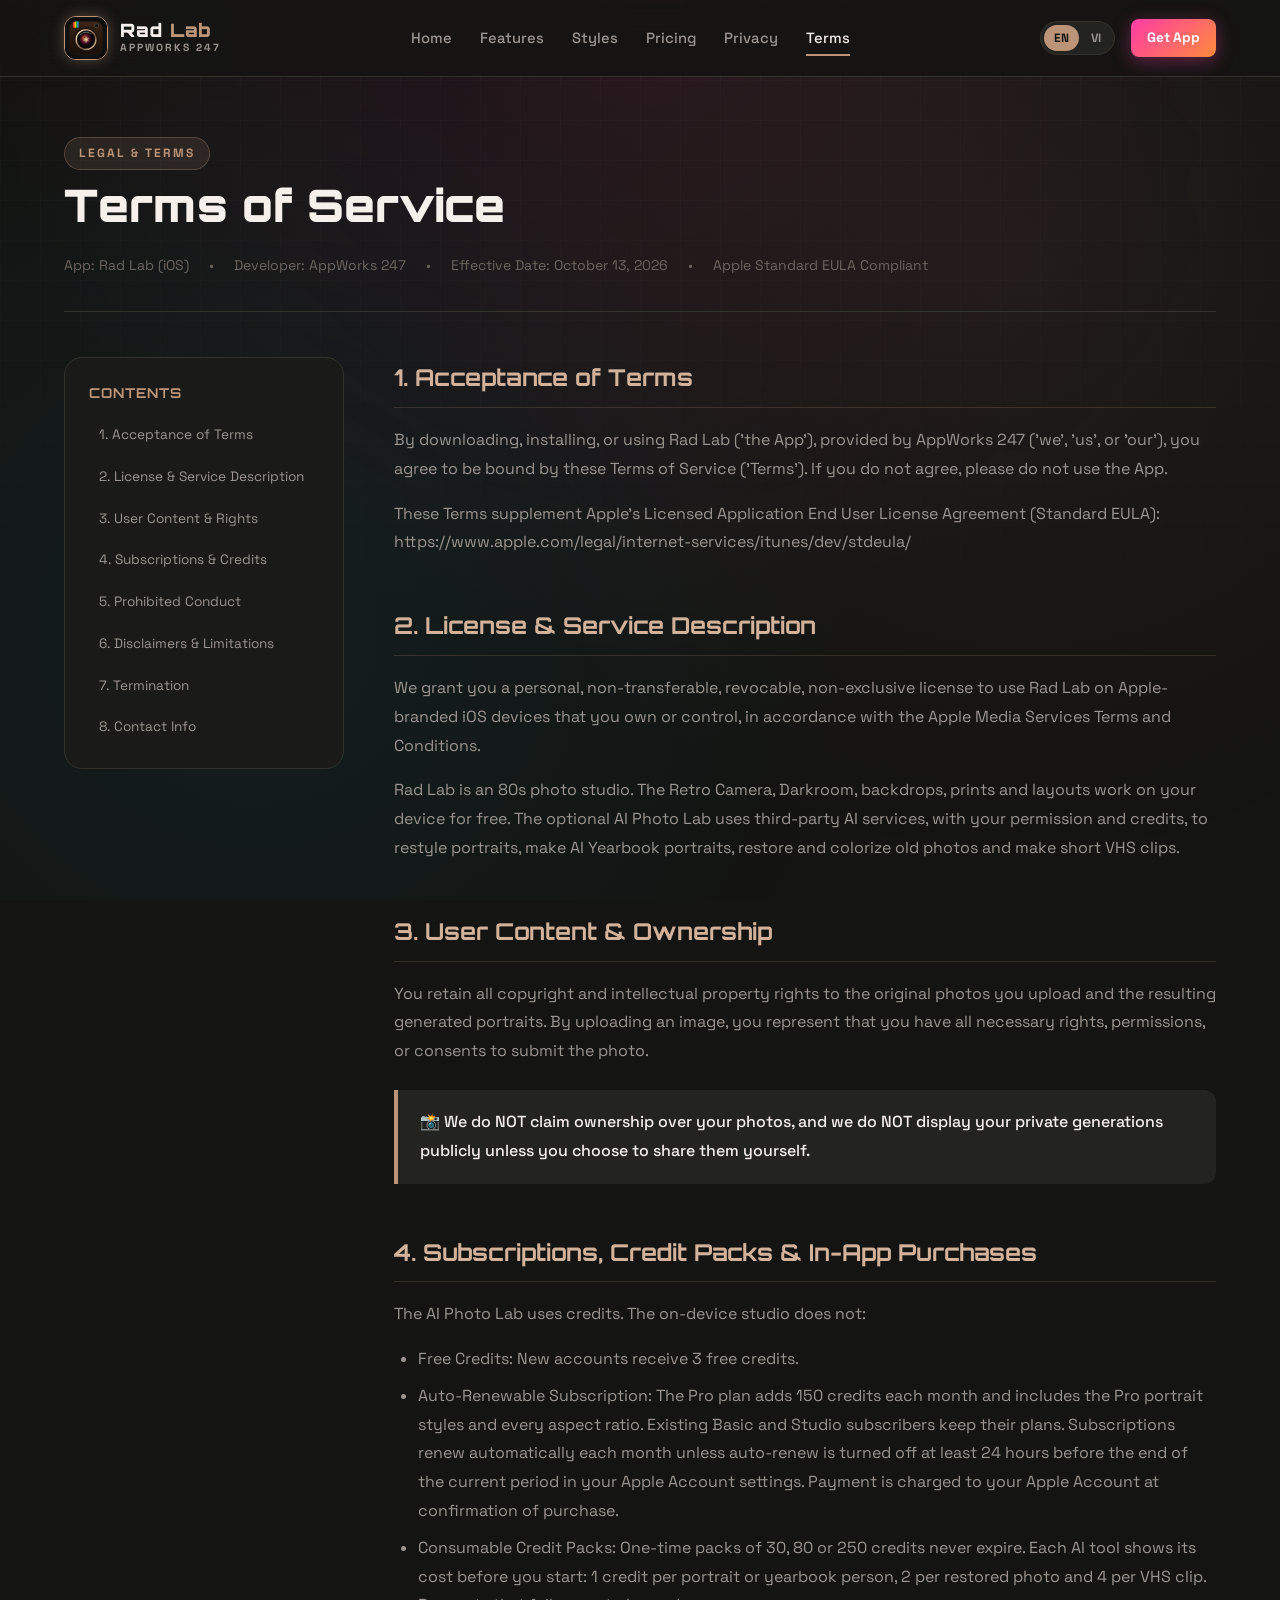
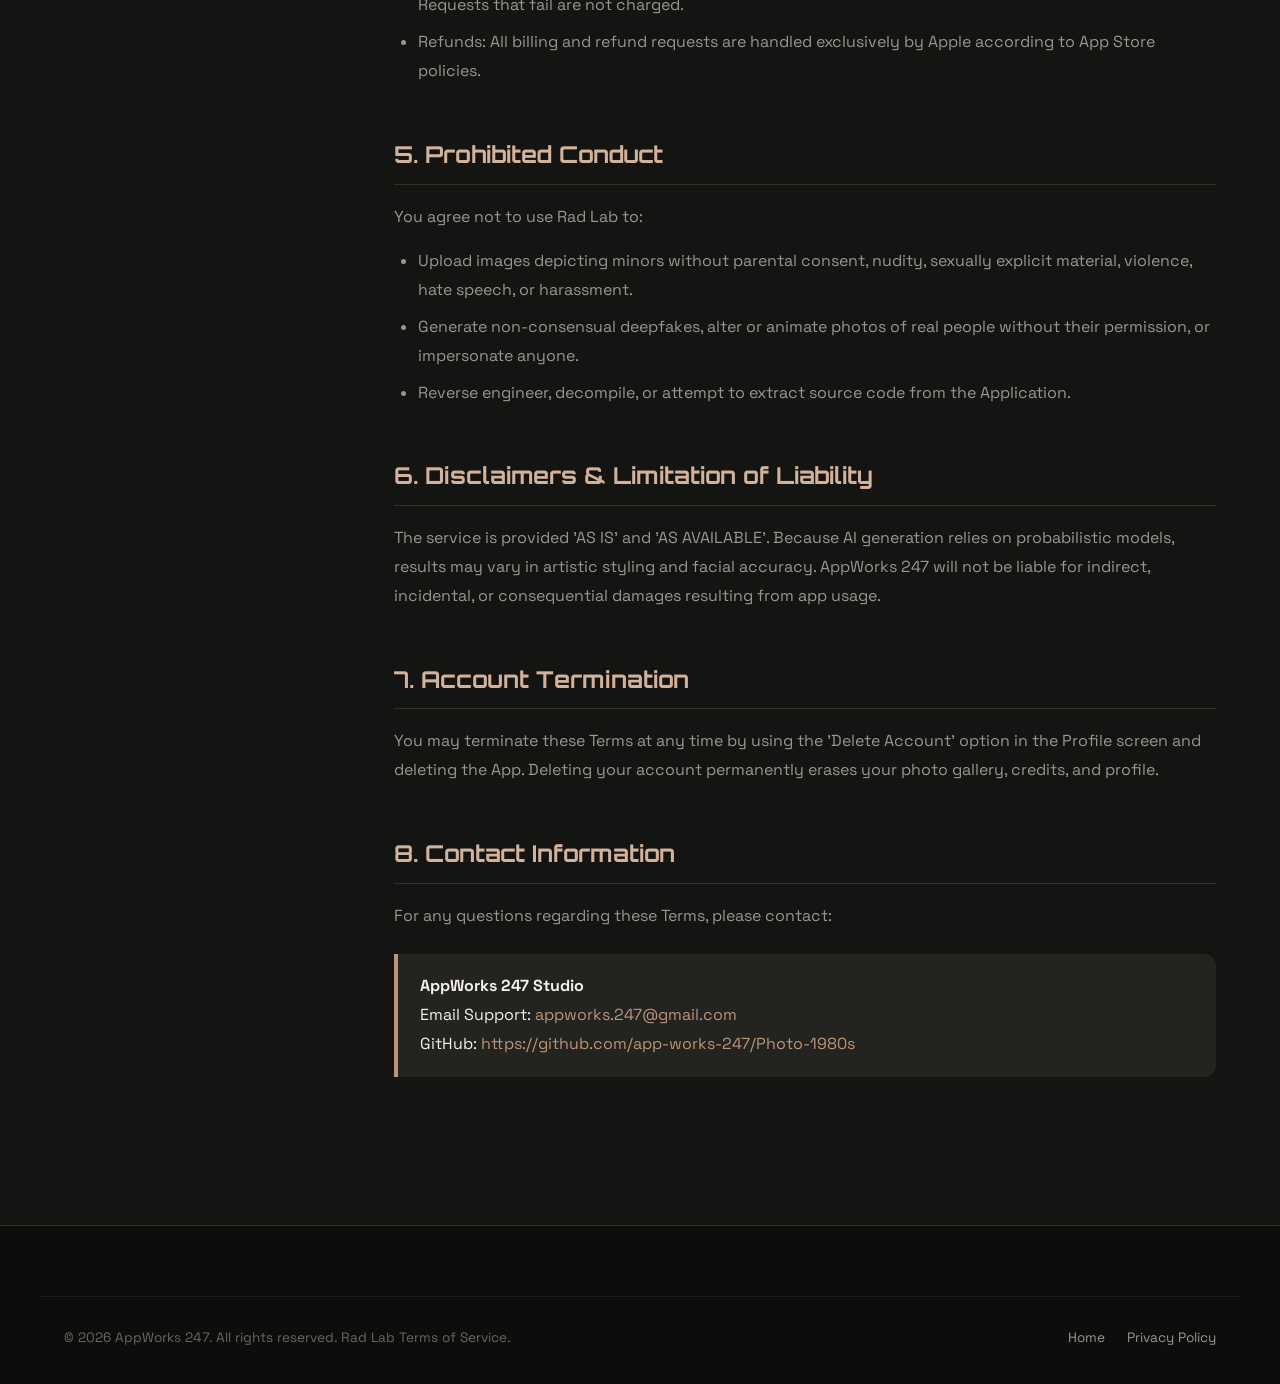
<file: terms.html>
<!DOCTYPE html>
<html lang="en">
<head>
  <meta charset="UTF-8">
  <meta name="viewport" content="width=device-width, initial-scale=1.0">
  <title>Terms of Service — Rad Lab</title>
  <meta name="description" content="Terms of Service for Rad Lab (iOS App by AppWorks 247). Rules on subscriptions, credits, and AI usage.">
  <meta name="author" content="AppWorks 247">
  
  <link rel="icon" type="image/png" href="./assets/images/app-icon.png">
  <link rel="apple-touch-icon" href="./assets/images/app-icon.png">
  <link rel="stylesheet" href="./css/style.css">
</head>
<body>
  <div class="retro-grid-bg" aria-hidden="true"></div>

  <!-- Header -->
  <header class="site-header">
    <div class="container header-inner">
      <a href="./index.html" class="brand-logo" aria-label="Rad Lab Home">
        <img src="./assets/images/app-icon.png" alt="Rad Lab Icon" class="brand-icon">
        <div class="brand-text-wrap">
          <span class="brand-title">Rad <span>Lab</span></span>
          <span class="brand-tag">AppWorks 247</span>
        </div>
      </a>

      <nav class="desktop-nav" aria-label="Navigation">
        <a href="./index.html" class="nav-link">Home</a>
        <a href="./index.html#features" class="nav-link">Features</a>
        <a href="./index.html#styles" class="nav-link">Styles</a>
        <a href="./index.html#pricing" class="nav-link">Pricing</a>
        <a href="./privacy.html" class="nav-link">Privacy</a>
        <a href="./terms.html" class="nav-link active">Terms</a>
      </nav>

      <div class="header-actions">
        <div class="lang-switcher" role="group" aria-label="Language Switcher">
          <button type="button" class="lang-btn active" data-lang="en" aria-label="English">EN</button>
          <button type="button" class="lang-btn" data-lang="vi" aria-label="Tiếng Việt">VI</button>
        </div>
        <a href="./index.html#download" class="btn btn-primary btn-sm">Get App</a>
        <button type="button" class="mobile-menu-toggle" aria-label="Toggle Menu">
          <span></span><span></span><span></span>
        </button>
      </div>
    </div>

    <!-- Mobile Drawer -->
    <div class="mobile-drawer">
      <a href="./index.html" class="nav-link">Home</a>
      <a href="./index.html#features" class="nav-link">Features</a>
      <a href="./index.html#styles" class="nav-link">Styles</a>
      <a href="./index.html#pricing" class="nav-link">Pricing</a>
      <a href="./privacy.html" class="nav-link">Privacy Policy</a>
      <a href="./terms.html" class="nav-link active">Terms of Service</a>
    </div>
  </header>

  <!-- Legal Main Content -->
  <main class="legal-page">
    <div class="container">
      <div class="legal-header">
        <div class="badge-eyebrow" data-en="LEGAL & TERMS" data-vi="ĐIỀU KHOẢN DỊCH VỤ">LEGAL & TERMS</div>
        <h1 data-en="Terms of Service" data-vi="Điều Khoản Sử Dụng Dịch Vụ">Terms of Service</h1>
        <div class="legal-meta">
          <span data-en="App: Rad Lab (iOS)" data-vi="Ứng dụng: Rad Lab (iOS)">App: Rad Lab (iOS)</span>
          <span>•</span>
          <span data-en="Developer: AppWorks 247" data-vi="Nhà phát triển: AppWorks 247">Developer: AppWorks 247</span>
          <span>•</span>
          <span data-en="Effective Date: October 13, 2026" data-vi="Ngày hiệu lực: 13/10/2026">Effective Date: October 13, 2026</span>
          <span>•</span>
          <span data-en="Apple Standard EULA Compliant" data-vi="Tuân thủ chuẩn Apple EULA">Apple Standard EULA Compliant</span>
        </div>
      </div>

      <div class="legal-layout">
        <!-- Sidebar Table of Contents -->
        <aside class="legal-sidebar" aria-label="Table of Contents">
          <h4 data-en="CONTENTS" data-vi="MỤC LỤC">CONTENTS</h4>
          <ul class="toc-list">
            <li><a href="#term-1" class="toc-link" data-en="1. Acceptance of Terms" data-vi="1. Chấp thuận điều khoản">1. Acceptance of Terms</a></li>
            <li><a href="#term-2" class="toc-link" data-en="2. License & Service Description" data-vi="2. Cấp phép & Mô tả dịch vụ">2. License & Service Description</a></li>
            <li><a href="#term-3" class="toc-link" data-en="3. User Content & Rights" data-vi="3. Quyền nội dung người dùng">3. User Content & Rights</a></li>
            <li><a href="#term-4" class="toc-link" data-en="4. Subscriptions & Credits" data-vi="4. Gói đăng ký & Credits">4. Subscriptions & Credits</a></li>
            <li><a href="#term-5" class="toc-link" data-en="5. Prohibited Conduct" data-vi="5. Hành vi bị nghiêm cấm">5. Prohibited Conduct</a></li>
            <li><a href="#term-6" class="toc-link" data-en="6. Disclaimers & Limitations" data-vi="6. Giới hạn trách nhiệm">6. Disclaimers & Limitations</a></li>
            <li><a href="#term-7" class="toc-link" data-en="7. Termination" data-vi="7. Chấm dứt dịch vụ">7. Termination</a></li>
            <li><a href="#term-8" class="toc-link" data-en="8. Contact Info" data-vi="8. Thông tin liên hệ">8. Contact Info</a></li>
          </ul>
        </aside>

        <!-- Legal Content -->
        <article class="legal-content">
          <section id="term-1">
            <h2 data-en="1. Acceptance of Terms" data-vi="1. Chấp thuận điều khoản sử dụng">1. Acceptance of Terms</h2>
            <p data-en="By downloading, installing, or using Rad Lab ('the App'), provided by AppWorks 247 ('we', 'us', or 'our'), you agree to be bound by these Terms of Service ('Terms'). If you do not agree, please do not use the App." data-vi="Bằng việc tải xuống, cài đặt hoặc sử dụng Rad Lab ('Ứng dụng') do AppWorks 247 ('chúng tôi') cung cấp, bạn đồng ý tuân thủ các Điều khoản sử dụng này ('Điều khoản'). Nếu bạn không đồng ý, vui lòng không sử dụng ứng dụng.">
              By downloading, installing, or using Rad Lab ("the App"), provided by AppWorks 247 ("we", "us", or "our"), you agree to be bound by these Terms of Service ("Terms"). If you do not agree, please do not use the App.
            </p>
            <p data-en="These Terms supplement Apple's Licensed Application End User License Agreement (Standard EULA): https://www.apple.com/legal/internet-services/itunes/dev/stdeula/" data-vi="Các Điều khoản này bổ sung cho Thỏa thuận cấp phép người dùng cuối tiêu chuẩn của Apple (Standard EULA): https://www.apple.com/legal/internet-services/itunes/dev/stdeula/">
              These Terms supplement Apple's Licensed Application End User License Agreement (Standard EULA): https://www.apple.com/legal/internet-services/itunes/dev/stdeula/
            </p>
          </section>

          <section id="term-2">
            <h2 data-en="2. License & Service Description" data-vi="2. Giấy phép sử dụng & Mô tả dịch vụ">2. License & Service Description</h2>
            <p data-en="We grant you a personal, non-transferable, revocable, non-exclusive license to use Rad Lab on Apple-branded iOS devices that you own or control, in accordance with the Apple Media Services Terms and Conditions." data-vi="Chúng tôi cấp cho bạn quyền cá nhân, không thể chuyển nhượng, có thể thu hồi và không độc quyền để sử dụng Rad Lab trên các thiết bị iOS thuộc quyền sở hữu hoặc quản lý của bạn theo đúng Điều khoản dịch vụ Apple Media.">
              We grant you a personal, non-transferable, revocable, non-exclusive license to use Rad Lab on Apple-branded iOS devices that you own or control, in accordance with the Apple Media Services Terms and Conditions.
            </p>
            <p data-en="Rad Lab is an 80s photo studio. The Retro Camera, Darkroom, backdrops, prints and layouts work on your device for free. The optional AI Photo Lab uses third-party AI services, with your permission and credits, to restyle portraits, make AI Yearbook portraits, restore and colorize old photos and make short VHS clips." data-vi="Rad Lab là studio ảnh thập niên 80. Máy ảnh Retro, Phòng tráng, phông nền, kiểu in và ghép ảnh chạy miễn phí trên máy của bạn. AI Photo Lab (tùy chọn) dùng dịch vụ AI của bên thứ ba, khi bạn đồng ý và có credit, để đổi phong cách chân dung, tạo ảnh Kỷ yếu AI, phục hồi và tô màu ảnh cũ, và tạo clip VHS ngắn.">
              Rad Lab is an 80s photo studio. The Retro Camera, Darkroom, backdrops, prints and layouts work on your device for free. The optional AI Photo Lab uses third-party AI services, with your permission and credits, to restyle portraits, make AI Yearbook portraits, restore and colorize old photos and make short VHS clips.
            </p>
          </section>

          <section id="term-3">
            <h2 data-en="3. User Content & Ownership" data-vi="3. Quyền sở hữu nội dung người dùng">3. User Content & Ownership</h2>
            <p data-en="You retain all copyright and intellectual property rights to the original photos you upload and the resulting generated portraits. By uploading an image, you represent that you have all necessary rights, permissions, or consents to submit the photo." data-vi="Bạn giữ toàn bộ quyền tác giả và quyền sở hữu trí tuệ đối với các bức ảnh gốc bạn tải lên cũng như các bức ảnh chân dung được tạo ra. Bằng việc tải ảnh lên, bạn xác nhận rằng bạn có đầy đủ quyền và sự đồng thuận hợp pháp đối với bức ảnh đó.">
              You retain all copyright and intellectual property rights to the original photos you upload and the resulting generated portraits. By uploading an image, you represent that you have all necessary rights, permissions, or consents to submit the photo.
            </p>
            <div class="legal-callout">
              <p data-en="📸 We do NOT claim ownership over your photos, and we do NOT display your private generations publicly unless you choose to share them yourself." data-vi="📸 Chúng tôi KHÔNG tuyên bố quyền sở hữu đối với ảnh của bạn, và KHÔNG bao giờ công khai ảnh cá nhân của bạn trừ khi bạn tự mình chia sẻ.">
                📸 We do NOT claim ownership over your photos, and we do NOT display your private generations publicly unless you choose to share them yourself.
              </p>
            </div>
          </section>

          <section id="term-4">
            <h2 data-en="4. Subscriptions, Credit Packs & In-App Purchases" data-vi="4. Gói thuê bao, nạp credit & giao dịch trong ứng dụng">4. Subscriptions, Credit Packs & In-App Purchases</h2>
            <p data-en="The AI Photo Lab uses credits. The on-device studio does not:" data-vi="AI Photo Lab dùng credit. Studio trên máy thì không:">
              The AI Photo Lab uses credits. The on-device studio does not:
            </p>
            <ul>
              <li data-en="Free Credits: New accounts receive 3 free credits." data-vi="Credit miễn phí: Tài khoản mới được tặng 3 credit.">Free Credits: New accounts receive 3 free credits.</li>
              <li data-en="Auto-Renewable Subscription: The Pro plan adds 150 credits each month and includes the Pro portrait styles and every aspect ratio. Existing Basic and Studio subscribers keep their plans. Subscriptions renew automatically each month unless auto-renew is turned off at least 24 hours before the end of the current period in your Apple Account settings. Payment is charged to your Apple Account at confirmation of purchase." data-vi="Gói thuê bao tự động gia hạn: Gói Pro cộng 150 credit mỗi tháng, kèm các style chân dung Pro và mọi tỉ lệ khung. Người đang dùng gói Basic và Studio được giữ nguyên gói. Gói tự động gia hạn hằng tháng trừ khi bạn tắt tự gia hạn ít nhất 24 giờ trước khi kỳ hiện tại kết thúc trong cài đặt Tài khoản Apple. Tiền được tính vào Tài khoản Apple khi bạn xác nhận mua.">Auto-Renewable Subscription: The Pro plan adds 150 credits each month and includes the Pro portrait styles and every aspect ratio. Existing Basic and Studio subscribers keep their plans. Subscriptions renew automatically each month unless auto-renew is turned off at least 24 hours before the end of the current period in your Apple Account settings. Payment is charged to your Apple Account at confirmation of purchase.</li>
              <li data-en="Consumable Credit Packs: One-time packs of 30, 80 or 250 credits never expire. Each AI tool shows its cost before you start: 1 credit per portrait or yearbook person, 2 per restored photo and 4 per VHS clip. Requests that fail are not charged." data-vi="Gói credit mua một lần: Gói 30, 80 hoặc 250 credit không bao giờ hết hạn. Mỗi công cụ AI hiện giá trước khi bắt đầu: 1 credit cho mỗi ảnh chân dung hoặc mỗi người trong kỷ yếu, 2 credit cho mỗi ảnh phục hồi và 4 credit cho mỗi clip VHS. Yêu cầu bị lỗi không bị tính phí.">Consumable Credit Packs: One-time packs of 30, 80 or 250 credits never expire. Each AI tool shows its cost before you start: 1 credit per portrait or yearbook person, 2 per restored photo and 4 per VHS clip. Requests that fail are not charged.</li>
              <li data-en="Refunds: All billing and refund requests are handled exclusively by Apple according to App Store policies." data-vi="Hoàn tiền: Toàn bộ vấn đề thanh toán và yêu cầu hoàn tiền do Apple xử lý trực tiếp theo chính sách của App Store.">Refunds: All billing and refund requests are handled exclusively by Apple according to App Store policies.</li>
            </ul>
          </section>

          <section id="term-5">
            <h2 data-en="5. Prohibited Conduct" data-vi="5. Các hành vi bị nghiêm cấm">5. Prohibited Conduct</h2>
            <p data-en="You agree not to use Rad Lab to:" data-vi="Bạn cam kết không sử dụng Rad Lab cho các mục đích sau:">
              You agree not to use Rad Lab to:
            </p>
            <ul>
              <li data-en="Upload images depicting minors without parental consent, nudity, sexually explicit material, violence, hate speech, or harassment." data-vi="Tải lên hình ảnh trẻ vị thành niên khi chưa có sự đồng ý của cha mẹ, ảnh khỏa thân, khiêu dâm, bạo lực, ngôn từ thù địch hoặc quấy rối.">Upload images depicting minors without parental consent, nudity, sexually explicit material, violence, hate speech, or harassment.</li>
              <li data-en="Generate non-consensual deepfakes, alter or animate photos of real people without their permission, or impersonate anyone." data-vi="Tạo deepfake khi chưa được đồng ý, chỉnh sửa hoặc làm chuyển động ảnh người thật khi chưa được phép, hoặc giả mạo bất kỳ ai.">Generate non-consensual deepfakes, alter or animate photos of real people without their permission, or impersonate anyone.</li>
              <li data-en="Reverse engineer, decompile, or attempt to extract source code from the Application." data-vi="Dịch ngược mã nguồn (reverse engineer) hoặc tìm cách trích xuất mã nguồn của ứng dụng.">Reverse engineer, decompile, or attempt to extract source code from the Application.</li>
            </ul>
          </section>

          <section id="term-6">
            <h2 data-en="6. Disclaimers & Limitation of Liability" data-vi="6. Tuyên bố miễn trừ & Giới hạn trách nhiệm">6. Disclaimers & Limitation of Liability</h2>
            <p data-en="The service is provided 'AS IS' and 'AS AVAILABLE'. Because AI generation relies on probabilistic models, results may vary in artistic styling and facial accuracy. AppWorks 247 will not be liable for indirect, incidental, or consequential damages resulting from app usage." data-vi="Dịch vụ được cung cấp trên nguyên tắc 'NGUYÊN TRẠNG' (AS IS). Do công nghệ AI phụ thuộc vào các mô hình xác suất, kết quả tạo ra có thể có sự khác biệt về phong cách nghệ thuật. AppWorks 247 không chịu trách nhiệm đối với các thiệt hại gián tiếp phát sinh từ việc sử dụng ứng dụng.">
              The service is provided "AS IS" and "AS AVAILABLE". Because AI generation relies on probabilistic models, results may vary in artistic styling and facial accuracy. AppWorks 247 will not be liable for indirect, incidental, or consequential damages resulting from app usage.
            </p>
          </section>

          <section id="term-7">
            <h2 data-en="7. Account Termination" data-vi="7. Chấm dứt tài khoản">7. Account Termination</h2>
            <p data-en="You may terminate these Terms at any time by using the 'Delete Account' option in the Profile screen and deleting the App. Deleting your account permanently erases your photo gallery, credits, and profile." data-vi="Bạn có thể chấm dứt Điều khoản này bất kỳ lúc nào bằng cách sử dụng tùy chọn 'Xóa tài khoản' (Delete Account) trong màn hình Hồ sơ và gỡ bỏ ứng dụng. Thao tác này sẽ xóa vĩnh viễn thư viện ảnh, credits và hồ sơ của bạn.">
              You may terminate these Terms at any time by using the "Delete Account" option in the Profile screen and deleting the App. Deleting your account permanently erases your photo gallery, credits, and profile.
            </p>
          </section>

          <section id="term-8">
            <h2 data-en="8. Contact Information" data-vi="8. Thông tin liên hệ">8. Contact Information</h2>
            <p data-en="For any questions regarding these Terms, please contact:" data-vi="Mọi câu hỏi liên quan đến Điều khoản sử dụng, vui lòng liên hệ:">
              For any questions regarding these Terms, please contact:
            </p>
            <div class="legal-callout">
              <strong data-en="AppWorks 247 Studio" data-vi="Nhà phát triển: AppWorks 247 Studio">AppWorks 247 Studio</strong><br>
              <span data-en="Email Support: " data-vi="Email hỗ trợ: ">Email Support: </span><a href="mailto:appworks.247@gmail.com" style="color: var(--color-gold);">appworks.247@gmail.com</a><br>
              <span data-en="GitHub: " data-vi="Kho mã nguồn GitHub: ">GitHub: </span><a href="https://github.com/app-works-247/Photo-1980s" target="_blank" rel="noopener" style="color: var(--color-gold);">https://github.com/app-works-247/Photo-1980s</a>
            </div>
          </section>
        </article>
      </div>
    </div>
  </main>

  <!-- Footer -->
  <footer class="site-footer">
    <div class="container footer-bottom">
      <p>© 2026 AppWorks 247. All rights reserved. Rad Lab Terms of Service.</p>
      <div>
        <a href="./index.html" style="margin-right: 18px; color: var(--color-text-secondary);">Home</a>
        <a href="./privacy.html" style="color: var(--color-text-secondary);">Privacy Policy</a>
      </div>
    </div>
  </footer>

  <script src="./js/main.js"></script>
</body>
</html>
</file>
<file: css/style.css>
/* ==========================================================================
   1980s AI Photo Generator — Design System & Master Stylesheet
   Matching iOS App Tokens: Theme.swift & Retro Studio Aesthetic
   ========================================================================== */

@import url('https://fonts.googleapis.com/css2?family=Orbitron:wght@500;700;900&family=Space+Grotesk:wght@400;500;600;700&display=swap');

:root {
  /* Colors from Theme.swift */
  --color-gold: #bc9478;
  --color-gold-light: #d2b29a;
  --color-gold-dark: #8a6b55;

  --color-bg: #141412;
  --color-bg-alt: #1a1815;
  --color-card: #1a1a18;
  --color-card-elevated: #232320;
  --color-border: #33332e;
  --color-border-hover: #4d4d45;

  --color-neon-pink: #ff3ca6;
  --color-neon-orange: #ff8a3c;
  --color-neon-cyan: #00e5ff;
  --color-neon-purple: #b44dff;

  --color-text-primary: #f5f0eb;
  --color-text-secondary: #9a9590;
  --color-text-muted: #6b6560;

  --color-success: #4ade80;
  --color-warning: #f59e0b;
  --color-error: #ef4444;

  /* Gradients */
  --grad-cta: linear-gradient(135deg, #ff3ca6 0%, #ff8a3c 100%);
  --grad-gold: linear-gradient(135deg, #d2b29a 0%, #bc9478 100%);
  --grad-bg: linear-gradient(180deg, #141412 0%, #1a1815 100%);
  --grad-card: linear-gradient(180deg, rgba(35, 35, 32, 0.7) 0%, rgba(26, 26, 24, 0.9) 100%);

  /* Typography */
  --font-display: 'Orbitron', -apple-system, BlinkMacSystemFont, sans-serif;
  --font-body: 'Space Grotesk', -apple-system, BlinkMacSystemFont, sans-serif;

  /* Shadows & Glows */
  --glow-pink: 0 0 30px rgba(255, 60, 166, 0.35);
  --glow-gold: 0 0 25px rgba(188, 148, 120, 0.3);
  --glow-cyan: 0 0 25px rgba(0, 229, 255, 0.3);
  --shadow-card: 0 16px 36px rgba(0, 0, 0, 0.55);

  /* Radii */
  --radius-sm: 8px;
  --radius-md: 12px;
  --radius-lg: 18px;
  --radius-xl: 24px;
  --radius-full: 9999px;

  /* Transitions */
  --trans-fast: 0.2s cubic-bezier(0.16, 1, 0.3, 1);
  --trans-smooth: 0.35s cubic-bezier(0.16, 1, 0.3, 1);
}

/* Base Reset & Typography */
*, *::before, *::after {
  box-sizing: border-box;
  margin: 0;
  padding: 0;
}

html {
  scroll-behavior: smooth;
  font-size: 16px;
  background-color: var(--color-bg);
  color: var(--color-text-primary);
  font-family: var(--font-body);
  -webkit-font-smoothing: antialiased;
  -moz-osx-font-smoothing: grayscale;
}

body {
  min-height: 100vh;
  position: relative;
  overflow-x: hidden;
  background: var(--color-bg);
  line-height: 1.6;
}

/* Subtle CRT scanline and ambient glow background */
body::before {
  content: "";
  position: fixed;
  top: 0;
  left: 0;
  width: 100%;
  height: 100%;
  pointer-events: none;
  background: radial-gradient(circle at 50% 0%, rgba(255, 60, 166, 0.08) 0%, transparent 60%),
              radial-gradient(circle at 80% 30%, rgba(188, 148, 120, 0.06) 0%, transparent 50%),
              radial-gradient(circle at 20% 70%, rgba(0, 229, 255, 0.05) 0%, transparent 50%);
  z-index: 0;
}

/* Retro faint grid */
.retro-grid-bg {
  position: absolute;
  top: 0;
  left: 0;
  right: 0;
  height: 800px;
  background-size: 40px 40px;
  background-image: 
    linear-gradient(to right, rgba(255, 255, 255, 0.02) 1px, transparent 1px),
    linear-gradient(to bottom, rgba(255, 255, 255, 0.02) 1px, transparent 1px);
  mask-image: linear-gradient(180deg, rgba(0,0,0,1) 0%, rgba(0,0,0,0) 100%);
  -webkit-mask-image: linear-gradient(180deg, rgba(0,0,0,1) 0%, rgba(0,0,0,0) 100%);
  pointer-events: none;
  z-index: 0;
}

a {
  color: inherit;
  text-decoration: none;
  transition: var(--trans-fast);
}

img {
  max-width: 100%;
  height: auto;
  display: block;
}

button {
  font-family: inherit;
  border: none;
  background: none;
  cursor: pointer;
}

/* Container */
.container {
  width: 100%;
  max-width: 1200px;
  margin: 0 auto;
  padding: 0 24px;
  position: relative;
  z-index: 1;
}

.container-narrow {
  max-width: 900px;
}

/* ==========================================================================
   Header & Navigation
   ========================================================================== */
.site-header {
  position: sticky;
  top: 0;
  width: 100%;
  z-index: 100;
  backdrop-filter: blur(16px);
  -webkit-backdrop-filter: blur(16px);
  background: rgba(20, 20, 18, 0.85);
  border-bottom: 1px solid var(--color-border);
  transition: var(--trans-fast);
}

.header-inner {
  display: flex;
  align-items: center;
  justify-content: space-between;
  height: 76px;
}

/* Logo */
.brand-logo {
  display: flex;
  align-items: center;
  gap: 12px;
}

.brand-icon {
  width: 44px;
  height: 44px;
  border-radius: var(--radius-md);
  box-shadow: 0 0 14px rgba(188, 148, 120, 0.4);
  border: 1px solid var(--color-gold);
  object-fit: cover;
}

.brand-text-wrap {
  display: flex;
  flex-direction: column;
}

.brand-title {
  font-family: var(--font-display);
  font-size: 1.15rem;
  font-weight: 900;
  letter-spacing: 1px;
  color: var(--color-text-primary);
  line-height: 1.1;
}

.brand-title span {
  color: var(--color-gold);
}

.brand-tag {
  font-size: 0.65rem;
  font-weight: 700;
  letter-spacing: 2px;
  text-transform: uppercase;
  color: var(--color-text-secondary);
}

/* Desktop Nav */
.desktop-nav {
  display: flex;
  align-items: center;
  gap: 28px;
}

.nav-link {
  font-size: 0.925rem;
  font-weight: 500;
  color: var(--color-text-secondary);
  position: relative;
  padding: 6px 0;
}

.nav-link:hover,
.nav-link.active {
  color: var(--color-text-primary);
}

.nav-link::after {
  content: "";
  position: absolute;
  bottom: 0;
  left: 0;
  width: 0%;
  height: 2px;
  background: var(--color-gold);
  transition: var(--trans-fast);
}

.nav-link:hover::after,
.nav-link.active::after {
  width: 100%;
}

/* Header Actions */
.header-actions {
  display: flex;
  align-items: center;
  gap: 16px;
}

/* Language Switcher */
.lang-switcher {
  display: flex;
  align-items: center;
  background: var(--color-card-elevated);
  border: 1px solid var(--color-border);
  border-radius: var(--radius-full);
  padding: 3px;
  gap: 2px;
}

.lang-btn {
  padding: 5px 10px;
  border-radius: var(--radius-full);
  font-size: 0.75rem;
  font-weight: 700;
  color: var(--color-text-secondary);
  transition: var(--trans-fast);
}

.lang-btn.active {
  background: var(--color-gold);
  color: var(--color-bg);
}

/* Mobile Toggle */
.mobile-menu-toggle {
  display: none;
  flex-direction: column;
  justify-content: center;
  gap: 5px;
  width: 38px;
  height: 38px;
  border-radius: var(--radius-sm);
  background: var(--color-card-elevated);
  border: 1px solid var(--color-border);
  padding: 8px;
  cursor: pointer;
}

.mobile-menu-toggle span {
  display: block;
  height: 2px;
  width: 100%;
  background: var(--color-text-primary);
  border-radius: 2px;
  transition: var(--trans-fast);
}

/* ==========================================================================
   Buttons & Badges
   ========================================================================== */
.btn {
  display: inline-flex;
  align-items: center;
  justify-content: center;
  gap: 10px;
  padding: 12px 24px;
  border-radius: var(--radius-md);
  font-size: 0.95rem;
  font-weight: 700;
  transition: var(--trans-smooth);
  cursor: pointer;
  white-space: nowrap;
}

.btn-sm {
  padding: 8px 16px;
  font-size: 0.85rem;
  border-radius: var(--radius-sm);
}

.btn-lg {
  padding: 16px 32px;
  font-size: 1.05rem;
  border-radius: var(--radius-lg);
}

.btn-primary {
  background: var(--grad-cta);
  color: #fff;
  box-shadow: 0 4px 18px rgba(255, 60, 166, 0.35);
}

.btn-primary:hover {
  transform: translateY(-2px);
  box-shadow: 0 8px 25px rgba(255, 60, 166, 0.55);
}

.btn-gold {
  background: var(--grad-gold);
  color: var(--color-bg);
  box-shadow: 0 4px 18px rgba(188, 148, 120, 0.3);
}

.btn-gold:hover {
  transform: translateY(-2px);
  box-shadow: 0 8px 25px rgba(188, 148, 120, 0.5);
}

.btn-secondary {
  background: var(--color-card-elevated);
  color: var(--color-text-primary);
  border: 1px solid var(--color-border);
}

.btn-secondary:hover {
  background: var(--color-card);
  border-color: var(--color-gold);
  color: var(--color-gold-light);
  transform: translateY(-2px);
}

/* Badges & Pills */
.badge-eyebrow {
  display: inline-flex;
  align-items: center;
  gap: 8px;
  padding: 6px 14px;
  background: rgba(188, 148, 120, 0.12);
  border: 1px solid rgba(188, 148, 120, 0.3);
  border-radius: var(--radius-full);
  color: var(--color-gold);
  font-size: 0.75rem;
  font-weight: 700;
  letter-spacing: 2px;
  text-transform: uppercase;
}

.feature-pill {
  display: inline-flex;
  align-items: center;
  gap: 6px;
  padding: 6px 14px;
  background: var(--color-card-elevated);
  border: 1px solid var(--color-border);
  border-radius: var(--radius-full);
  font-size: 0.8rem;
  font-weight: 500;
  color: var(--color-text-secondary);
}

.feature-pill svg {
  color: var(--color-gold);
  width: 14px;
  height: 14px;
}

/* ==========================================================================
   Hero Section
   ========================================================================== */
.hero-section {
  padding: 70px 0 90px;
  position: relative;
  overflow: hidden;
}

.hero-grid {
  display: grid;
  grid-template-columns: 1.15fr 0.85fr;
  align-items: center;
  gap: 50px;
}

.hero-content {
  display: flex;
  flex-direction: column;
  gap: 24px;
}

.hero-content .badge-eyebrow {
  align-self: flex-start;
}

/* Only shown on narrow screens, where the media query below turns it into a drawer. */
.mobile-drawer {
  display: none;
}

.hero-title {
  font-family: var(--font-display);
  font-size: clamp(2.3rem, 4.5vw, 3.8rem);
  font-weight: 900;
  line-height: 1.15;
  letter-spacing: -0.5px;
  color: var(--color-text-primary);
}

.hero-title .gradient-text {
  background: var(--grad-cta);
  -webkit-background-clip: text;
  -webkit-text-fill-color: transparent;
  display: inline-block;
}

.hero-subtitle {
  font-size: 1.125rem;
  color: var(--color-text-secondary);
  line-height: 1.7;
  max-width: 580px;
}

.hero-pills {
  display: flex;
  flex-wrap: wrap;
  gap: 10px;
}

.hero-actions {
  display: flex;
  flex-wrap: wrap;
  align-items: center;
  gap: 16px;
  padding-top: 8px;
}

.app-store-btn {
  display: inline-flex;
  align-items: center;
  gap: 12px;
  background: #000;
  color: #fff;
  border: 1px solid #444;
  border-radius: var(--radius-md);
  padding: 10px 22px;
  transition: var(--trans-smooth);
}

.app-store-btn:hover {
  border-color: var(--color-gold);
  box-shadow: var(--glow-gold);
  transform: translateY(-2px);
}

.app-store-btn svg {
  width: 28px;
  height: 28px;
  fill: currentColor;
}

.app-store-text {
  display: flex;
  flex-direction: column;
  text-align: left;
}

.app-store-text .sub {
  font-size: 0.65rem;
  text-transform: uppercase;
  letter-spacing: 0.5px;
  opacity: 0.8;
}

.app-store-text .title {
  font-size: 1.05rem;
  font-weight: 700;
  line-height: 1.1;
}

/* Hero Visual / Phone Mockup */
.hero-visual {
  position: relative;
  display: flex;
  justify-content: center;
}

.mockup-wrapper {
  position: relative;
  width: 100%;
  max-width: 360px;
}

.phone-frame {
  position: relative;
  background: #181816;
  border: 3px solid #3a3a34;
  border-radius: 46px;
  padding: 12px;
  box-shadow: 0 25px 60px rgba(0, 0, 0, 0.8),
              0 0 40px rgba(255, 60, 166, 0.2);
}

.phone-screen {
  background: #000;
  border-radius: 36px;
  overflow: hidden;
  position: relative;
  aspect-ratio: 9 / 19.5;
}

.phone-notch {
  position: absolute;
  top: 10px;
  left: 50%;
  transform: translateX(-50%);
  width: 105px;
  height: 26px;
  background: #000;
  border-radius: 20px;
  z-index: 10;
}

.phone-notch::before {
  content: "";
  position: absolute;
  right: 18px;
  top: 7px;
  width: 12px;
  height: 12px;
  border-radius: 50%;
  background: #111;
  border: 1px solid #222;
}

.phone-screen img {
  width: 100%;
  height: 100%;
  object-fit: cover;
}

.phone-overlay-badge {
  position: absolute;
  bottom: 20px;
  left: 16px;
  right: 16px;
  background: rgba(20, 20, 18, 0.9);
  backdrop-filter: blur(12px);
  -webkit-backdrop-filter: blur(12px);
  border: 1px solid var(--color-gold);
  border-radius: var(--radius-md);
  padding: 12px 16px;
  display: flex;
  align-items: center;
  justify-content: space-between;
  box-shadow: 0 10px 25px rgba(0,0,0,0.5);
}

.badge-info h4 {
  font-family: var(--font-display);
  font-size: 0.85rem;
  color: var(--color-gold-light);
}

.badge-info p {
  font-size: 0.725rem;
  color: var(--color-text-secondary);
}

.floating-tag {
  position: absolute;
  padding: 10px 18px;
  border-radius: var(--radius-md);
  font-size: 0.8rem;
  font-weight: 700;
  backdrop-filter: blur(12px);
  -webkit-backdrop-filter: blur(12px);
  border: 1px solid rgba(255, 255, 255, 0.15);
  display: flex;
  align-items: center;
  gap: 8px;
  z-index: 20;
  animation: float 4s ease-in-out infinite alternate;
}

.tag-1 {
  top: 15%;
  left: -20px;
  background: rgba(255, 60, 166, 0.18);
  border-color: var(--color-neon-pink);
  color: #fff;
  box-shadow: var(--glow-pink);
}

.tag-2 {
  bottom: 20%;
  right: -25px;
  background: rgba(188, 148, 120, 0.2);
  border-color: var(--color-gold);
  color: var(--color-gold-light);
  box-shadow: var(--glow-gold);
  animation-delay: -2s;
}

@keyframes float {
  0% { transform: translateY(0px); }
  100% { transform: translateY(-10px); }
}

/* ==========================================================================
   Interactive Before & After Section
   ========================================================================== */
.comparison-section {
  padding: 90px 0;
  background: linear-gradient(180deg, var(--color-bg) 0%, var(--color-bg-alt) 50%, var(--color-bg) 100%);
  border-top: 1px solid var(--color-border);
  border-bottom: 1px solid var(--color-border);
}

.section-header {
  text-align: center;
  max-width: 680px;
  margin: 0 auto 50px;
  display: flex;
  flex-direction: column;
  gap: 12px;
  align-items: center;
}

.section-title {
  font-family: var(--font-display);
  font-size: clamp(1.8rem, 3.2vw, 2.6rem);
  font-weight: 900;
  color: var(--color-text-primary);
  line-height: 1.2;
}

.section-subtitle {
  font-size: 1.05rem;
  color: var(--color-text-secondary);
}

/* Comparison Box */
.comparison-container {
  max-width: 760px;
  margin: 0 auto;
  background: var(--color-card);
  border: 1px solid var(--color-border);
  border-radius: var(--radius-xl);
  padding: 16px;
  box-shadow: var(--shadow-card);
}

.comparison-slider-wrapper {
  position: relative;
  width: 100%;
  aspect-ratio: 3 / 4;
  max-height: 600px;
  border-radius: var(--radius-lg);
  overflow: hidden;
  user-select: none;
  -webkit-user-select: none;
  cursor: ew-resize;
}

.comparison-image {
  position: absolute;
  top: 0;
  left: 0;
  width: 100%;
  height: 100%;
  object-fit: cover;
}

.comparison-after-wrapper {
  position: absolute;
  top: 0;
  left: 0;
  width: 50%;
  height: 100%;
  overflow: hidden;
  border-right: 2px solid var(--color-gold);
  box-shadow: 4px 0 15px rgba(0, 0, 0, 0.5);
  z-index: 2;
}

.comparison-after-wrapper img {
  position: absolute;
  top: 0;
  left: 0;
  width: 100%;
  height: 100%;
  object-fit: cover;
  /* Ensure image width stays constant relative to parent container */
}

/* Custom Handle */
.comparison-handle {
  position: absolute;
  top: 50%;
  left: 50%;
  transform: translate(-50%, -50%);
  width: 44px;
  height: 44px;
  border-radius: 50%;
  background: var(--grad-gold);
  border: 2px solid #fff;
  box-shadow: 0 0 18px rgba(0, 0, 0, 0.6), var(--glow-gold);
  display: flex;
  align-items: center;
  justify-content: center;
  z-index: 5;
  pointer-events: none;
}

.comparison-handle svg {
  width: 22px;
  height: 22px;
  fill: var(--color-bg);
}

/* Floating comparison labels */
.comparison-label {
  position: absolute;
  bottom: 20px;
  padding: 6px 14px;
  border-radius: var(--radius-full);
  font-family: var(--font-display);
  font-size: 0.75rem;
  font-weight: 700;
  letter-spacing: 1px;
  backdrop-filter: blur(8px);
  -webkit-backdrop-filter: blur(8px);
  z-index: 4;
}

.label-before {
  right: 20px;
  background: rgba(0, 0, 0, 0.65);
  color: var(--color-text-secondary);
  border: 1px solid rgba(255, 255, 255, 0.2);
}

.label-after {
  left: 20px;
  background: rgba(255, 60, 166, 0.45);
  color: #fff;
  border: 1px solid var(--color-neon-pink);
  box-shadow: var(--glow-pink);
}

.comparison-hint {
  text-align: center;
  margin-top: 14px;
  font-size: 0.85rem;
  color: var(--color-text-muted);
  display: flex;
  align-items: center;
  justify-content: center;
  gap: 8px;
}

/* ==========================================================================
   Features Section
   ========================================================================== */
.features-section {
  padding: 100px 0;
}

.features-grid {
  display: grid;
  grid-template-columns: repeat(3, 1fr);
  gap: 28px;
}

/* Four cards read better as a 2 x 2 block than as 3 + 1. */
.features-grid.two-col {
  grid-template-columns: repeat(2, 1fr);
  max-width: 880px;
  margin: 0 auto;
}

.feature-card {
  background: var(--color-card);
  border: 1px solid var(--color-border);
  border-radius: var(--radius-xl);
  padding: 32px 28px;
  display: flex;
  flex-direction: column;
  gap: 16px;
  transition: var(--trans-smooth);
  position: relative;
  overflow: hidden;
}

.feature-card::before {
  content: "";
  position: absolute;
  top: 0;
  left: 0;
  right: 0;
  height: 2px;
  background: transparent;
  transition: var(--trans-fast);
}

.feature-card:hover {
  transform: translateY(-4px);
  border-color: var(--color-gold);
  box-shadow: 0 16px 36px rgba(0, 0, 0, 0.4);
}

.feature-card:hover::before {
  background: var(--grad-cta);
}

.feature-icon-box {
  width: 54px;
  height: 54px;
  border-radius: var(--radius-md);
  background: var(--color-card-elevated);
  border: 1px solid var(--color-border);
  display: flex;
  align-items: center;
  justify-content: center;
  color: var(--color-gold);
  font-size: 1.5rem;
}

.feature-card:hover .feature-icon-box {
  border-color: var(--color-gold);
  box-shadow: var(--glow-gold);
}

.feature-card h3 {
  font-family: var(--font-display);
  font-size: 1.15rem;
  font-weight: 700;
  color: var(--color-text-primary);
}

.feature-card p {
  font-size: 0.925rem;
  color: var(--color-text-secondary);
  line-height: 1.6;
}

/* ==========================================================================
   26+ Style Showcase Section
   ========================================================================== */
.styles-section {
  padding: 100px 0;
  background: var(--color-bg-alt);
  border-top: 1px solid var(--color-border);
}

/* Category Filter Tabs */
.style-tabs {
  display: flex;
  justify-content: center;
  gap: 10px;
  margin-bottom: 45px;
  flex-wrap: wrap;
}

.style-tab-btn {
  padding: 10px 20px;
  border-radius: var(--radius-full);
  background: var(--color-card-elevated);
  border: 1px solid var(--color-border);
  color: var(--color-text-secondary);
  font-size: 0.875rem;
  font-weight: 600;
  transition: var(--trans-fast);
  display: flex;
  align-items: center;
  gap: 8px;
}

.style-tab-btn:hover {
  color: var(--color-text-primary);
  border-color: var(--color-border-hover);
}

.style-tab-btn.active {
  background: var(--color-gold);
  color: var(--color-bg);
  border-color: var(--color-gold);
  box-shadow: var(--glow-gold);
}

/* Style Grid */
.styles-grid {
  display: grid;
  grid-template-columns: repeat(4, 1fr);
  gap: 24px;
}

.style-card {
  background: var(--color-card);
  border: 1px solid var(--color-border);
  border-radius: var(--radius-lg);
  overflow: hidden;
  transition: var(--trans-smooth);
  display: flex;
  flex-direction: column;
}

.style-card:hover {
  transform: translateY(-6px);
  border-color: var(--color-gold);
  box-shadow: var(--shadow-card), var(--glow-gold);
}

.style-img-wrapper {
  position: relative;
  width: 100%;
  aspect-ratio: 3 / 4;
  overflow: hidden;
  background: #111;
}

.style-img-wrapper img {
  width: 100%;
  height: 100%;
  object-fit: cover;
  transition: transform 0.5s ease;
}

.style-card:hover .style-img-wrapper img {
  transform: scale(1.05);
}

.style-tag {
  position: absolute;
  top: 12px;
  left: 12px;
  padding: 4px 10px;
  border-radius: var(--radius-full);
  font-size: 0.7rem;
  font-weight: 700;
  letter-spacing: 0.5px;
  backdrop-filter: blur(8px);
  -webkit-backdrop-filter: blur(8px);
  background: rgba(20, 20, 18, 0.8);
  border: 1px solid var(--color-gold);
  color: var(--color-gold-light);
}

.style-info {
  padding: 18px;
  display: flex;
  flex-direction: column;
  gap: 6px;
  flex-grow: 1;
}

.style-name {
  font-family: var(--font-display);
  font-size: 1rem;
  font-weight: 700;
  color: var(--color-text-primary);
}

.style-desc {
  font-size: 0.825rem;
  color: var(--color-text-secondary);
  line-height: 1.5;
}

/* ==========================================================================
   How It Works
   ========================================================================== */
.steps-section {
  padding: 90px 0;
  border-top: 1px solid var(--color-border);
}

.steps-grid {
  display: grid;
  grid-template-columns: repeat(3, 1fr);
  gap: 32px;
  position: relative;
}

.step-card {
  background: var(--color-card);
  border: 1px solid var(--color-border);
  border-radius: var(--radius-xl);
  padding: 36px 28px;
  position: relative;
  display: flex;
  flex-direction: column;
  gap: 14px;
}

.step-number {
  font-family: var(--font-display);
  font-size: 2.2rem;
  font-weight: 900;
  color: var(--color-gold);
  opacity: 0.4;
  line-height: 1;
}

.step-card h3 {
  font-family: var(--font-display);
  font-size: 1.2rem;
  font-weight: 700;
}

.step-card p {
  font-size: 0.925rem;
  color: var(--color-text-secondary);
}

/* ==========================================================================
   Pricing Section
   ========================================================================== */
.pricing-section {
  padding: 100px 0;
  background: var(--color-bg-alt);
  border-top: 1px solid var(--color-border);
}

.pricing-toggle-wrap {
  display: flex;
  justify-content: center;
  margin-bottom: 45px;
}

.pricing-toggle {
  display: flex;
  background: var(--color-card-elevated);
  border: 1px solid var(--color-border);
  border-radius: var(--radius-full);
  padding: 4px;
  gap: 4px;
}

.pricing-toggle-btn {
  padding: 10px 24px;
  border-radius: var(--radius-full);
  font-size: 0.9rem;
  font-weight: 700;
  color: var(--color-text-secondary);
  transition: var(--trans-fast);
}

.pricing-toggle-btn.active {
  background: var(--color-gold);
  color: var(--color-bg);
}

.pricing-grid {
  display: grid;
  grid-template-columns: repeat(3, 1fr);
  gap: 28px;
  align-items: stretch;
}

/* A single plan sits centred instead of in the first of three columns. */
.pricing-grid.single {
  grid-template-columns: minmax(0, 420px);
  justify-content: center;
}

.pricing-card {
  background: var(--color-card);
  border: 1px solid var(--color-border);
  border-radius: var(--radius-xl);
  padding: 36px 30px;
  display: flex;
  flex-direction: column;
  gap: 22px;
  position: relative;
  transition: var(--trans-smooth);
}

.pricing-card.featured {
  border-color: var(--color-neon-pink);
  background: linear-gradient(180deg, rgba(255, 60, 166, 0.08) 0%, rgba(26, 26, 24, 0.95) 100%);
  box-shadow: 0 12px 35px rgba(255, 60, 166, 0.2);
  transform: translateY(-8px);
}

.pricing-badge {
  position: absolute;
  top: -12px;
  left: 50%;
  transform: translateX(-50%);
  background: var(--grad-cta);
  color: #fff;
  font-size: 0.7rem;
  font-weight: 800;
  letter-spacing: 1px;
  text-transform: uppercase;
  padding: 4px 14px;
  border-radius: var(--radius-full);
  box-shadow: var(--glow-pink);
}

.pricing-header h3 {
  font-family: var(--font-display);
  font-size: 1.4rem;
  font-weight: 700;
  color: var(--color-text-primary);
}

.pricing-header p {
  font-size: 0.875rem;
  color: var(--color-text-secondary);
  margin-top: 4px;
}

.pricing-price {
  display: flex;
  align-items: baseline;
  gap: 6px;
  margin: 6px 0;
}

.price-num {
  font-family: var(--font-display);
  font-size: 2.4rem;
  font-weight: 900;
  color: var(--color-gold-light);
}

.price-unit {
  font-size: 0.9rem;
  color: var(--color-text-muted);
}

.pricing-features {
  list-style: none;
  display: flex;
  flex-direction: column;
  gap: 12px;
  margin: 10px 0 20px;
  flex-grow: 1;
}

.pricing-features li {
  display: flex;
  align-items: center;
  gap: 10px;
  font-size: 0.9rem;
  color: var(--color-text-secondary);
}

.pricing-features li svg {
  color: var(--color-gold);
  flex-shrink: 0;
}

.free-credits-note {
  text-align: center;
  margin-top: 36px;
  font-size: 0.925rem;
  color: var(--color-gold);
  background: rgba(188, 148, 120, 0.1);
  border: 1px dashed rgba(188, 148, 120, 0.35);
  border-radius: var(--radius-lg);
  padding: 14px 24px;
  max-width: 600px;
  margin-left: auto;
  margin-right: auto;
}

/* ==========================================================================
   FAQ Section
   ========================================================================== */
.faq-section {
  padding: 90px 0;
  border-top: 1px solid var(--color-border);
}

.faq-list {
  max-width: 780px;
  margin: 0 auto;
  display: flex;
  flex-direction: column;
  gap: 16px;
}

.faq-item {
  background: var(--color-card);
  border: 1px solid var(--color-border);
  border-radius: var(--radius-lg);
  overflow: hidden;
  transition: var(--trans-fast);
}

.faq-item:hover {
  border-color: var(--color-border-hover);
}

.faq-question {
  width: 100%;
  padding: 22px 24px;
  display: flex;
  align-items: center;
  justify-content: space-between;
  text-align: left;
  font-family: var(--font-body);
  font-size: 1.05rem;
  font-weight: 700;
  color: var(--color-text-primary);
  cursor: pointer;
  gap: 16px;
}

.faq-icon {
  width: 20px;
  height: 20px;
  color: var(--color-gold);
  transition: transform 0.3s ease;
  flex-shrink: 0;
}

.faq-item.active .faq-icon {
  transform: rotate(180deg);
}

.faq-answer {
  max-height: 0;
  overflow: hidden;
  transition: max-height 0.35s ease, padding 0.35s ease;
  padding: 0 24px;
  color: var(--color-text-secondary);
  font-size: 0.95rem;
  line-height: 1.7;
}

.faq-item.active .faq-answer {
  max-height: 250px;
  padding: 0 24px 22px;
}

/* ==========================================================================
   CTA Banner
   ========================================================================== */
.cta-section {
  padding: 100px 0;
  position: relative;
  overflow: hidden;
}

.cta-box {
  background: radial-gradient(circle at 50% 0%, rgba(255, 60, 166, 0.2) 0%, rgba(26, 26, 24, 0.95) 75%);
  border: 1px solid rgba(255, 60, 166, 0.4);
  border-radius: var(--radius-xl);
  padding: 70px 40px;
  text-align: center;
  box-shadow: 0 20px 60px rgba(0,0,0,0.6), var(--glow-pink);
  display: flex;
  flex-direction: column;
  align-items: center;
  gap: 24px;
}

.cta-box h2 {
  font-family: var(--font-display);
  font-size: clamp(2rem, 3.8vw, 3rem);
  font-weight: 900;
  color: var(--color-text-primary);
  max-width: 650px;
}

.cta-box p {
  font-size: 1.1rem;
  color: var(--color-text-secondary);
  max-width: 520px;
}

/* ==========================================================================
   Footer
   ========================================================================== */
.site-footer {
  background: #0d0d0c;
  border-top: 1px solid var(--color-border);
  padding: 70px 0 35px;
  color: var(--color-text-secondary);
}

.footer-grid {
  display: grid;
  grid-template-columns: 1.5fr 1fr 1fr 1fr;
  gap: 40px;
  margin-bottom: 50px;
}

.footer-brand {
  display: flex;
  flex-direction: column;
  gap: 16px;
}

.footer-brand p {
  font-size: 0.9rem;
  line-height: 1.6;
  max-width: 320px;
}

.footer-col h4 {
  font-family: var(--font-display);
  font-size: 0.95rem;
  font-weight: 700;
  color: var(--color-text-primary);
  margin-bottom: 20px;
}

.footer-col ul {
  list-style: none;
  display: flex;
  flex-direction: column;
  gap: 10px;
}

.footer-col a {
  font-size: 0.9rem;
  color: var(--color-text-secondary);
}

.footer-col a:hover {
  color: var(--color-gold);
}

.footer-bottom {
  display: flex;
  align-items: center;
  justify-content: space-between;
  padding-top: 30px;
  border-top: 1px solid rgba(255, 255, 255, 0.06);
  font-size: 0.85rem;
  color: var(--color-text-muted);
}

/* ==========================================================================
   Legal & Privacy Pages Styles
   ========================================================================== */
.legal-page {
  padding: 60px 0 100px;
}

.legal-header {
  border-bottom: 1px solid var(--color-border);
  padding-bottom: 35px;
  margin-bottom: 45px;
}

.legal-header h1 {
  font-family: var(--font-display);
  font-size: clamp(2.2rem, 3.5vw, 3rem);
  font-weight: 900;
  color: var(--color-text-primary);
  margin-bottom: 12px;
}

.legal-meta {
  display: flex;
  gap: 20px;
  font-size: 0.875rem;
  color: var(--color-text-muted);
  flex-wrap: wrap;
}

.legal-layout {
  display: grid;
  grid-template-columns: 280px 1fr;
  gap: 50px;
  align-items: start;
}

.legal-sidebar {
  position: sticky;
  top: 100px;
  background: var(--color-card);
  border: 1px solid var(--color-border);
  border-radius: var(--radius-lg);
  padding: 24px;
}

.legal-sidebar h4 {
  font-family: var(--font-display);
  font-size: 0.85rem;
  color: var(--color-gold);
  margin-bottom: 14px;
  letter-spacing: 1px;
}

.toc-list {
  list-style: none;
  display: flex;
  flex-direction: column;
  gap: 8px;
}

.toc-link {
  font-size: 0.85rem;
  color: var(--color-text-secondary);
  display: block;
  padding: 6px 10px;
  border-radius: var(--radius-sm);
  transition: var(--trans-fast);
}

.toc-link:hover {
  color: var(--color-text-primary);
  background: var(--color-card-elevated);
}

.legal-content {
  color: var(--color-text-primary);
  font-size: 1rem;
  line-height: 1.8;
}

.legal-content section {
  margin-bottom: 48px;
  scroll-margin-top: 100px;
}

.legal-content h2 {
  font-family: var(--font-display);
  font-size: 1.45rem;
  font-weight: 700;
  color: var(--color-gold-light);
  margin-bottom: 18px;
  padding-bottom: 8px;
  border-bottom: 1px solid rgba(188, 148, 120, 0.2);
}

.legal-content h3 {
  font-size: 1.15rem;
  font-weight: 700;
  margin: 20px 0 10px;
  color: var(--color-text-primary);
}

.legal-content p {
  color: var(--color-text-secondary);
  margin-bottom: 16px;
}

.legal-content ul, .legal-content ol {
  margin-left: 24px;
  margin-bottom: 18px;
  color: var(--color-text-secondary);
}

.legal-content li {
  margin-bottom: 8px;
}

.legal-callout {
  background: var(--color-card-elevated);
  border-left: 4px solid var(--color-gold);
  border-radius: 0 var(--radius-md) var(--radius-md) 0;
  padding: 18px 22px;
  margin: 24px 0;
}

.legal-callout p {
  margin-bottom: 0;
  color: var(--color-text-primary);
  font-weight: 500;
}

/* ==========================================================================
   Responsive Breakpoints
   ========================================================================== */
@media (max-width: 1024px) {
  .hero-grid {
    grid-template-columns: 1fr;
    text-align: center;
    gap: 40px;
  }

  .hero-content {
    align-items: center;
  }

  .hero-content .badge-eyebrow {
    align-self: center;
  }

  .hero-subtitle {
    margin: 0 auto;
  }

  .hero-pills {
    justify-content: center;
  }

  .hero-actions {
    justify-content: center;
  }

  .features-grid,
  .features-grid.two-col,
  .pricing-grid,
  .steps-grid {
    grid-template-columns: 1fr;
  }

  .styles-grid {
    grid-template-columns: repeat(2, 1fr);
  }

  .footer-grid {
    grid-template-columns: 1fr 1fr;
  }

  .legal-layout {
    grid-template-columns: 1fr;
  }

  .legal-sidebar {
    display: none;
  }
}

@media (max-width: 768px) {
  .desktop-nav {
    display: none;
  }

  .mobile-menu-toggle {
    display: flex;
  }

  /* Mobile Drawer Menu */
  .mobile-drawer {
    display: none;
    position: fixed;
    top: 76px;
    left: 0;
    width: 100%;
    background: rgba(20, 20, 18, 0.98);
    backdrop-filter: blur(20px);
    -webkit-backdrop-filter: blur(20px);
    border-bottom: 1px solid var(--color-border);
    padding: 24px;
    flex-direction: column;
    gap: 16px;
    z-index: 99;
  }

  .mobile-drawer.open {
    display: flex;
  }

  .mobile-drawer .nav-link {
    font-size: 1.1rem;
    padding: 10px 0;
    border-bottom: 1px solid rgba(255, 255, 255, 0.05);
  }

  .styles-grid {
    grid-template-columns: 1fr;
  }

  .footer-grid {
    grid-template-columns: 1fr;
  }

  .footer-bottom {
    flex-direction: column;
    gap: 12px;
    text-align: center;
  }

  .tag-1, .tag-2 {
    display: none;
  }
}
</file>
